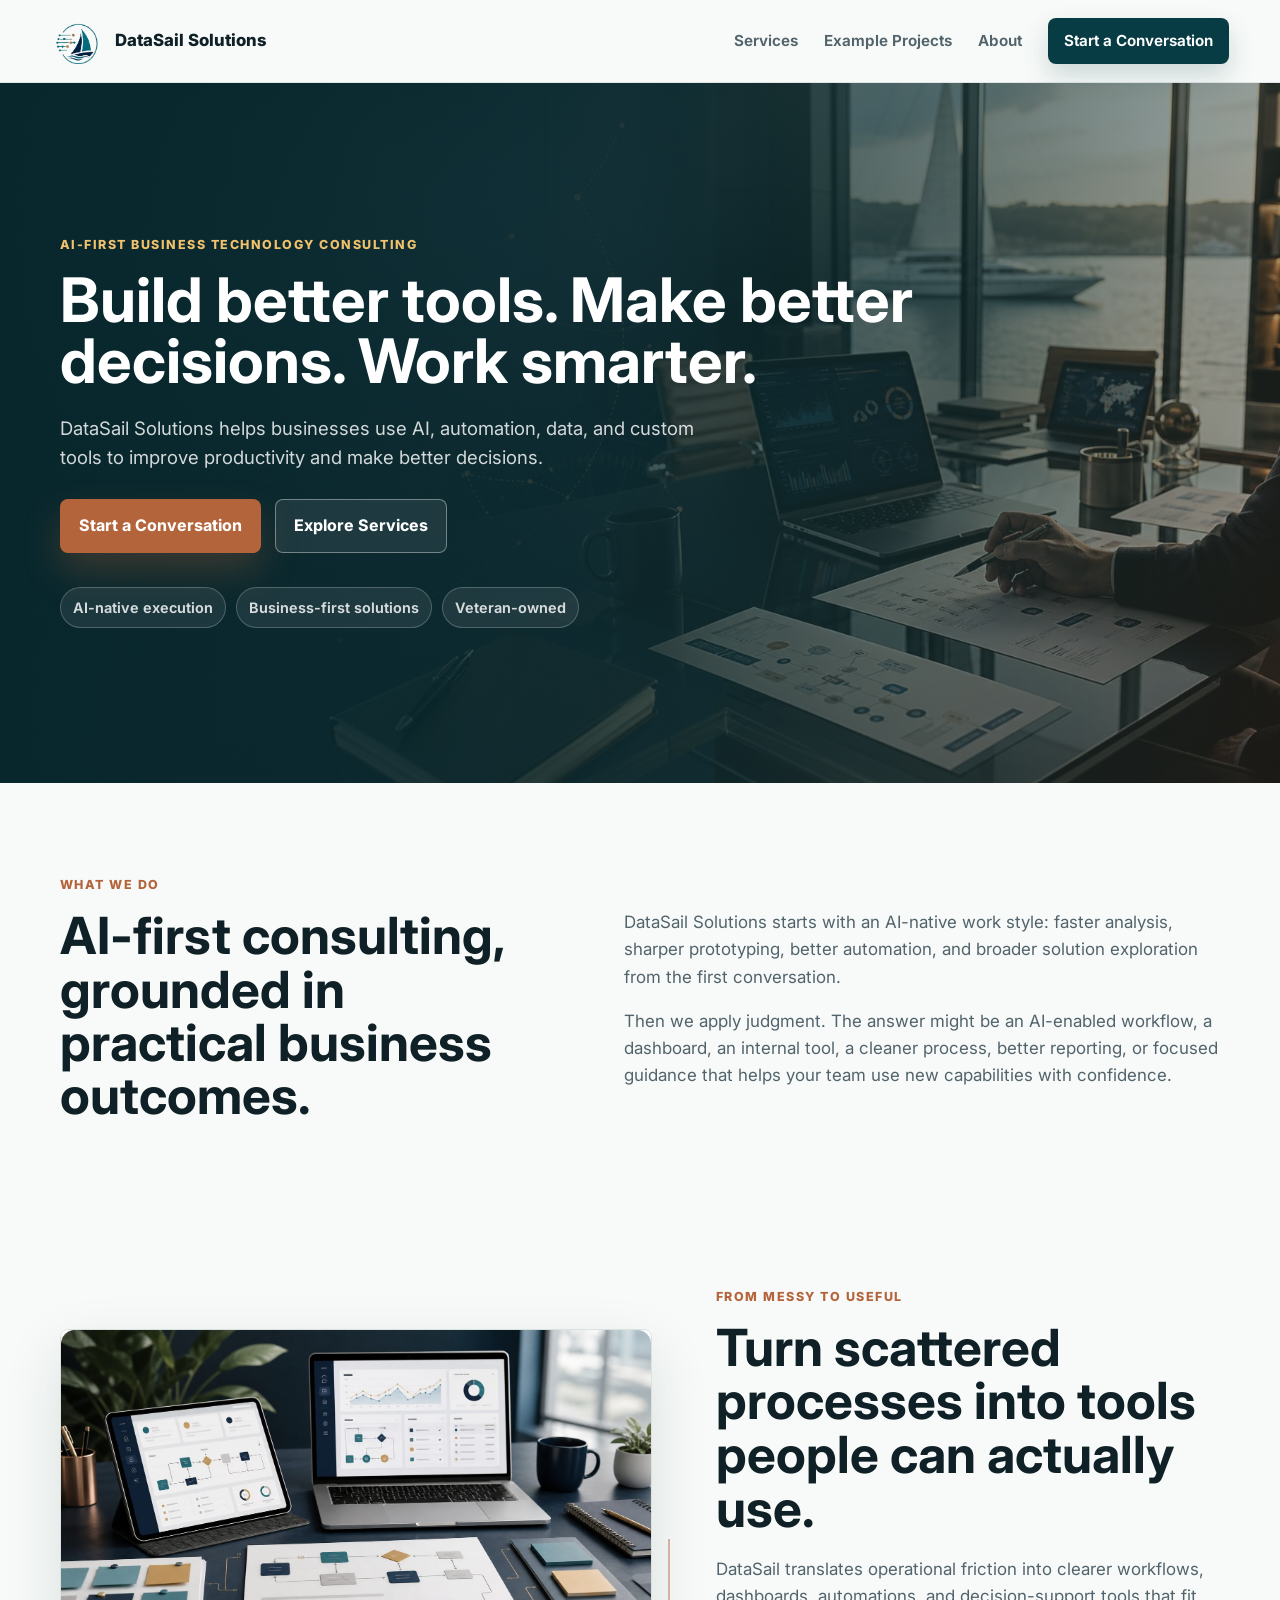
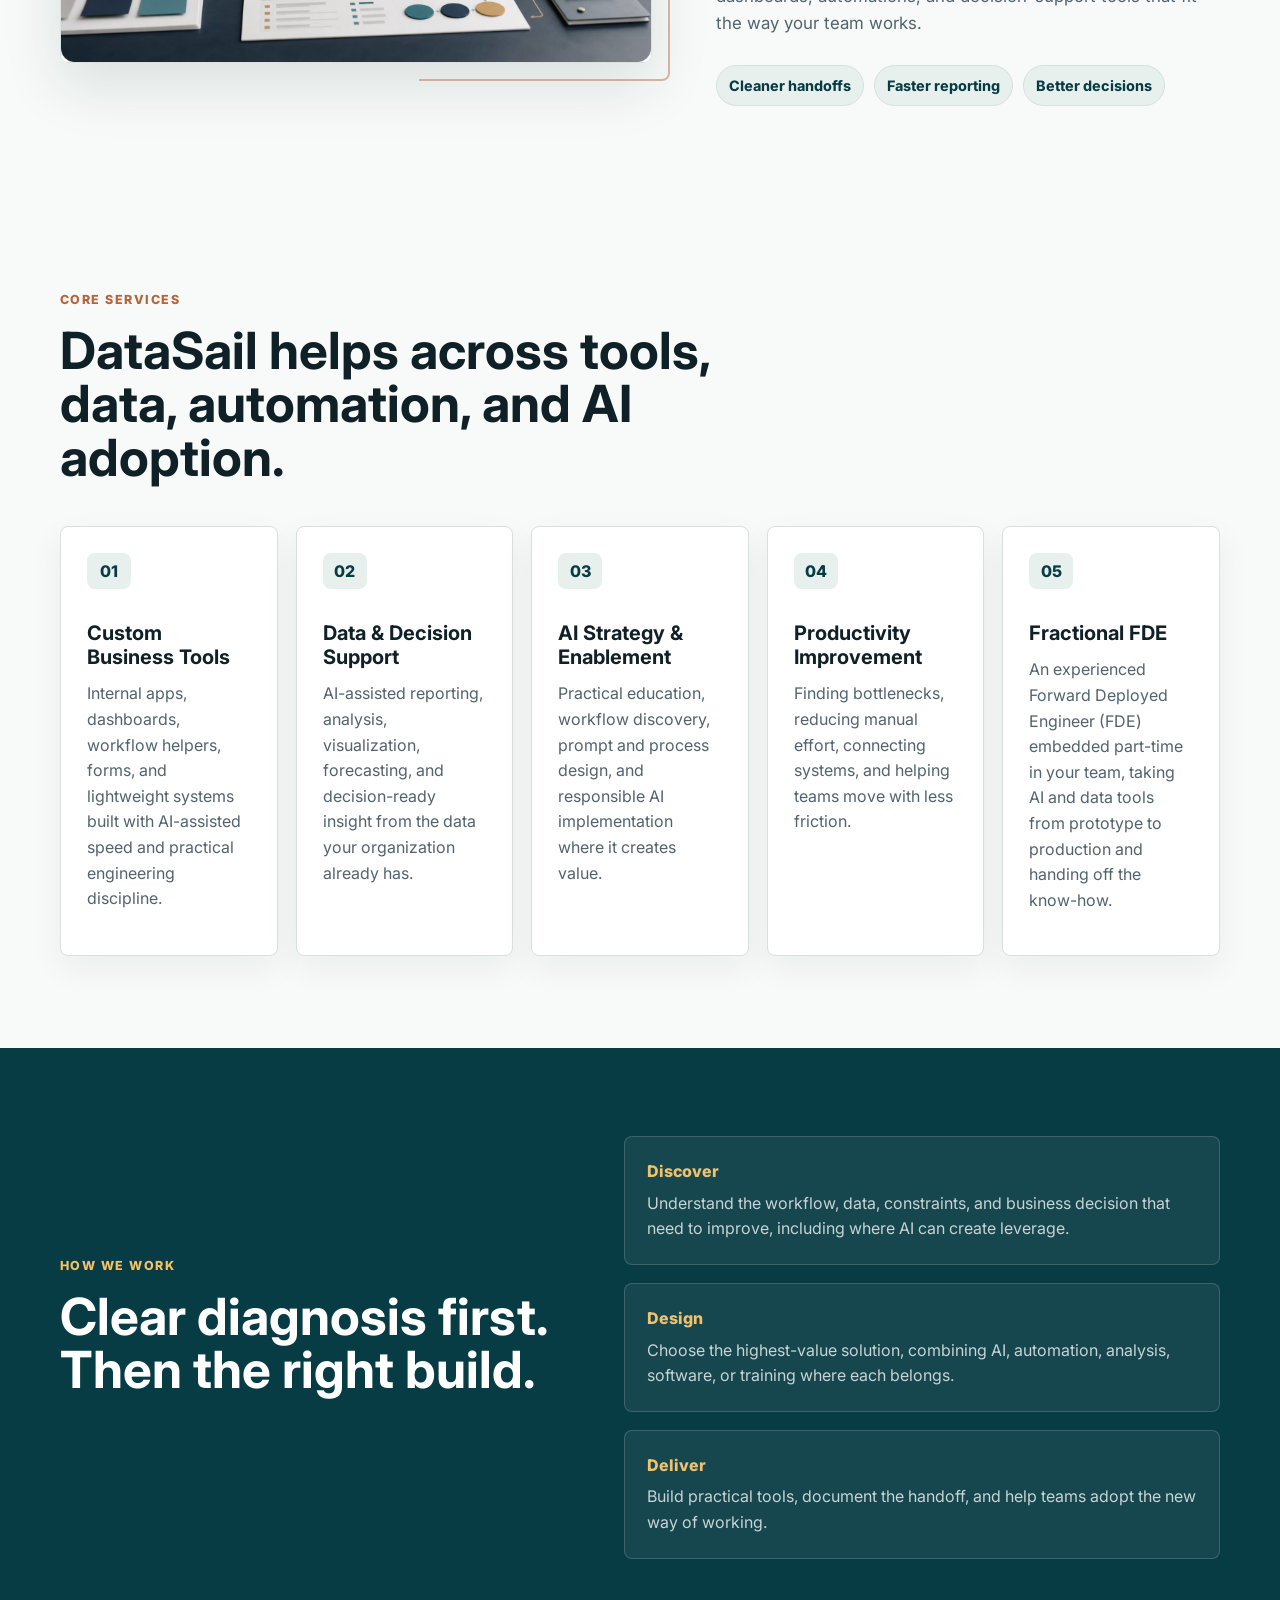
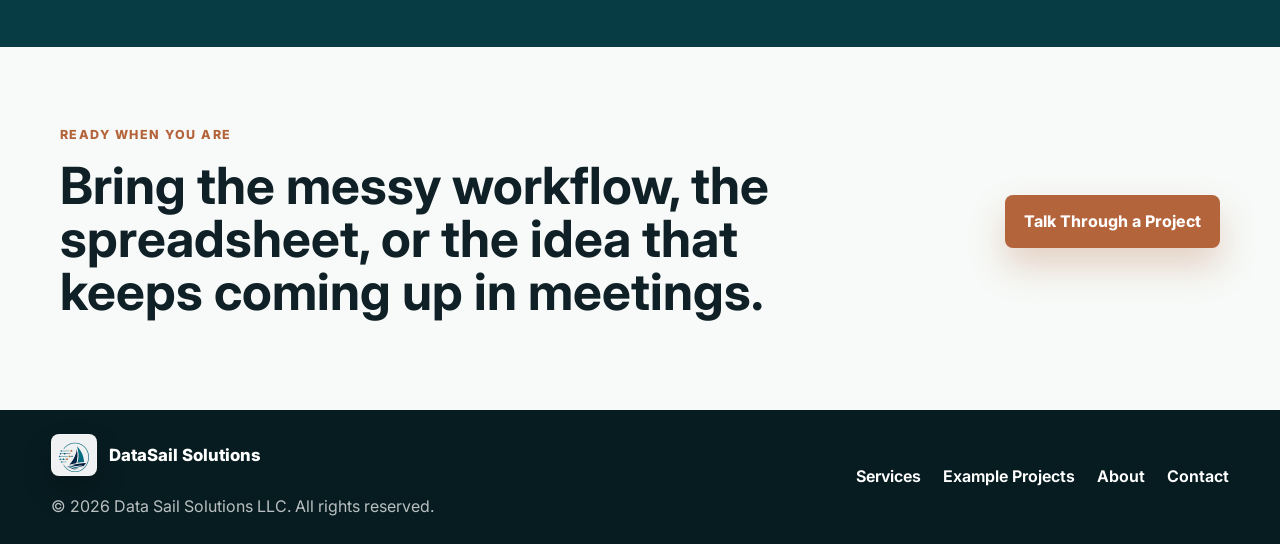
<file: index.html>
<!DOCTYPE html>
<html lang="en">
<head>
  <meta charset="UTF-8">
  <meta name="viewport" content="width=device-width, initial-scale=1.0">
  <meta name="description" content="Datasail Solutions is an AI-first consulting company helping businesses improve productivity and decision-making through custom tools, data analysis, automation, and practical AI adoption.">
  <title>Datasail Solutions | AI-First Business Technology Consulting</title>
  <link rel="preconnect" href="https://fonts.googleapis.com">
  <link rel="preconnect" href="https://fonts.gstatic.com" crossorigin>
  <link href="https://fonts.googleapis.com/css2?family=Inter:wght@400;500;600;700;800&display=swap" rel="stylesheet">
  <link rel="icon" type="image/png" sizes="32x32" href="assets/favicon-32.png">
  <link rel="apple-touch-icon" href="assets/apple-touch-icon.png">
  <link rel="stylesheet" href="css/styles.css?v=20261021-fde">
</head>
<body>
  <header class="site-header">
    <a class="brand" href="index.html" aria-label="Datasail Solutions home">
      <img class="brand-mark-img" src="assets/datasail-mark-option-5.png" alt="">
      <span class="brand-name">DataSail Solutions</span>
    </a>
    <button class="nav-toggle" type="button" aria-expanded="false" aria-controls="site-nav">
      <span class="sr-only">Open navigation</span>
      <span></span>
      <span></span>
      <span></span>
    </button>
    <nav class="site-nav" id="site-nav">
      <a href="services.html">Services</a>
      <a href="projects.html">Example Projects</a>
      <a href="about.html">About</a>
      <a class="nav-cta" href="contact.html">Start a Conversation</a>
    </nav>
  </header>

  <main>
    <section class="hero">
      <div class="hero-bg" aria-hidden="true"></div>
      <div class="hero-content">
        <p class="eyebrow">AI-first business technology consulting</p>
        <h1>Build better tools. Make better decisions. Work smarter.</h1>
        <p class="hero-lede">DataSail Solutions helps businesses use AI, automation, data, and custom tools to improve productivity and make better decisions.</p>
        <div class="hero-actions">
          <a class="button primary" href="contact.html">Start a Conversation</a>
          <a class="button secondary" href="services.html">Explore Services</a>
        </div>
        <div class="trust-strip" aria-label="Company highlights">
          <span>AI-native execution</span>
          <span>Business-first solutions</span>
          <span>Veteran-owned</span>
        </div>
      </div>
    </section>

    <section class="section intro">
      <div class="section-kicker">What we do</div>
      <div class="split">
        <div>
          <h2>AI-first consulting, grounded in practical business outcomes.</h2>
        </div>
        <div class="prose">
          <p>DataSail Solutions starts with an AI-native work style: faster analysis, sharper prototyping, better automation, and broader solution exploration from the first conversation.</p>
          <p>Then we apply judgment. The answer might be an AI-enabled workflow, a dashboard, an internal tool, a cleaner process, better reporting, or focused guidance that helps your team use new capabilities with confidence.</p>
        </div>
      </div>
    </section>

    <section class="section visual-feature">
      <figure class="feature-image">
        <img src="assets/workflow-tools.jpg" alt="Dashboards and workflow diagrams on a consulting workspace">
      </figure>
      <div class="feature-copy">
        <p class="section-kicker">From messy to useful</p>
        <h2>Turn scattered processes into tools people can actually use.</h2>
        <p>DataSail translates operational friction into clearer workflows, dashboards, automations, and decision-support tools that fit the way your team works.</p>
        <div class="mini-metrics" aria-label="Example outcomes">
          <span>Cleaner handoffs</span>
          <span>Faster reporting</span>
          <span>Better decisions</span>
        </div>
      </div>
    </section>

    <section class="section services-preview">
      <div class="section-heading">
        <p class="section-kicker">Core services</p>
        <h2>DataSail helps across tools, data, automation, and AI adoption.</h2>
      </div>
      <div class="card-grid">
        <article class="service-card">
          <div class="card-icon">01</div>
          <h3>Custom Business Tools</h3>
          <p>Internal apps, dashboards, workflow helpers, forms, and lightweight systems built with AI-assisted speed and practical engineering discipline.</p>
        </article>
        <article class="service-card">
          <div class="card-icon">02</div>
          <h3>Data & Decision Support</h3>
          <p>AI-assisted reporting, analysis, visualization, forecasting, and decision-ready insight from the data your organization already has.</p>
        </article>
        <article class="service-card">
          <div class="card-icon">03</div>
          <h3>AI Strategy & Enablement</h3>
          <p>Practical education, workflow discovery, prompt and process design, and responsible AI implementation where it creates value.</p>
        </article>
        <article class="service-card">
          <div class="card-icon">04</div>
          <h3>Productivity Improvement</h3>
          <p>Finding bottlenecks, reducing manual effort, connecting systems, and helping teams move with less friction.</p>
        </article>
        <article class="service-card">
          <div class="card-icon">05</div>
          <h3>Fractional FDE</h3>
          <p>An experienced Forward Deployed Engineer (FDE) embedded part-time in your team, taking AI and data tools from prototype to production and handing off the know-how.</p>
        </article>
      </div>
    </section>

    <section class="section dark-band">
      <div class="split align-center">
        <div>
          <p class="section-kicker">How we work</p>
          <h2>Clear diagnosis first. Then the right build.</h2>
        </div>
        <div class="process-list">
          <div>
            <span>Discover</span>
            <p>Understand the workflow, data, constraints, and business decision that need to improve, including where AI can create leverage.</p>
          </div>
          <div>
            <span>Design</span>
            <p>Choose the highest-value solution, combining AI, automation, analysis, software, or training where each belongs.</p>
          </div>
          <div>
            <span>Deliver</span>
            <p>Build practical tools, document the handoff, and help teams adopt the new way of working.</p>
          </div>
        </div>
      </div>
    </section>

    <section class="section cta-band">
      <div>
        <p class="section-kicker">Ready when you are</p>
        <h2>Bring the messy workflow, the spreadsheet, or the idea that keeps coming up in meetings.</h2>
      </div>
      <a class="button primary" href="contact.html">Talk Through a Project</a>
    </section>
  </main>

  <footer class="site-footer">
    <div>
      <a class="brand footer-brand" href="index.html">
        <span class="footer-mark-chip"><img class="brand-mark-img" src="assets/datasail-mark-option-5.png" alt=""></span>
        <span class="brand-name">DataSail Solutions</span>
      </a>
      <p>&copy; 2026 Data Sail Solutions LLC. All rights reserved.</p>
    </div>
    <div class="footer-links">
      <a href="services.html">Services</a>
      <a href="projects.html">Example Projects</a>
      <a href="about.html">About</a>
      <a href="contact.html">Contact</a>
    </div>
  </footer>

  <script src="js/main.js"></script>
</body>
</html>
</file>
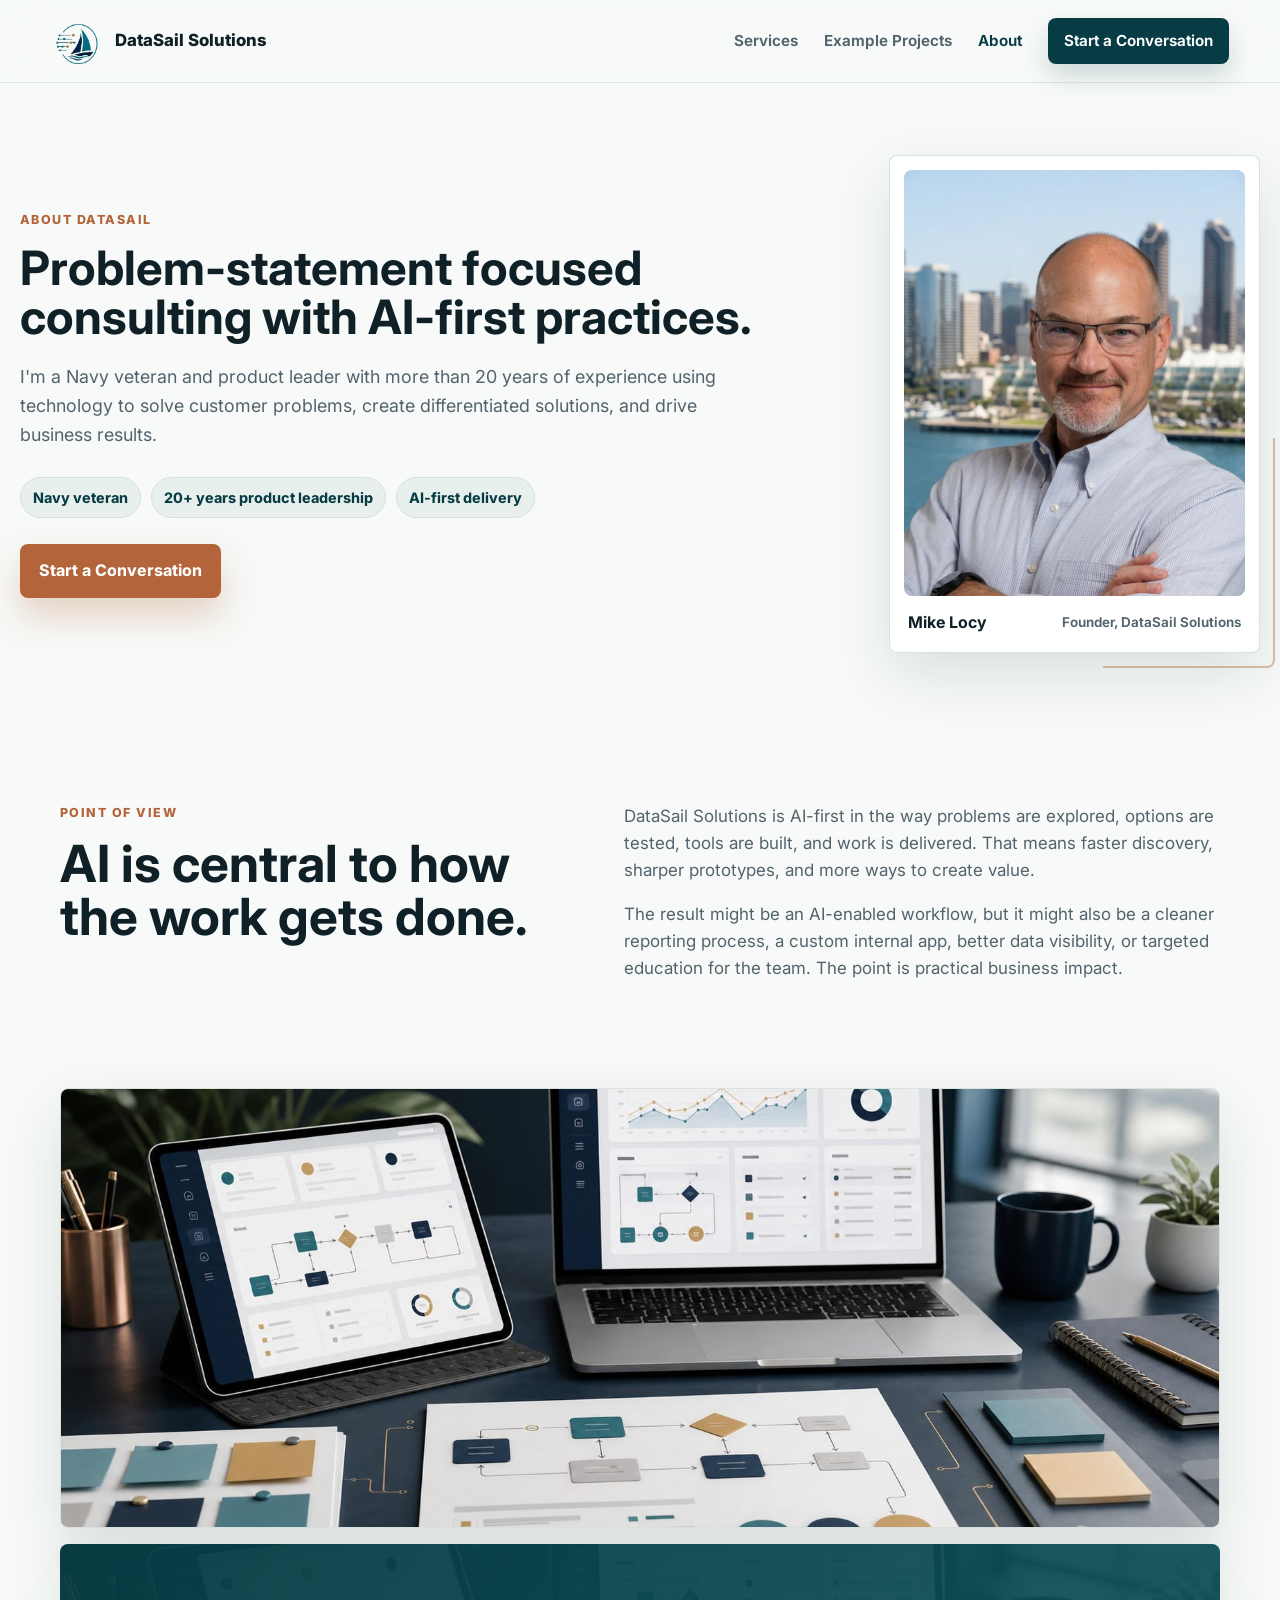
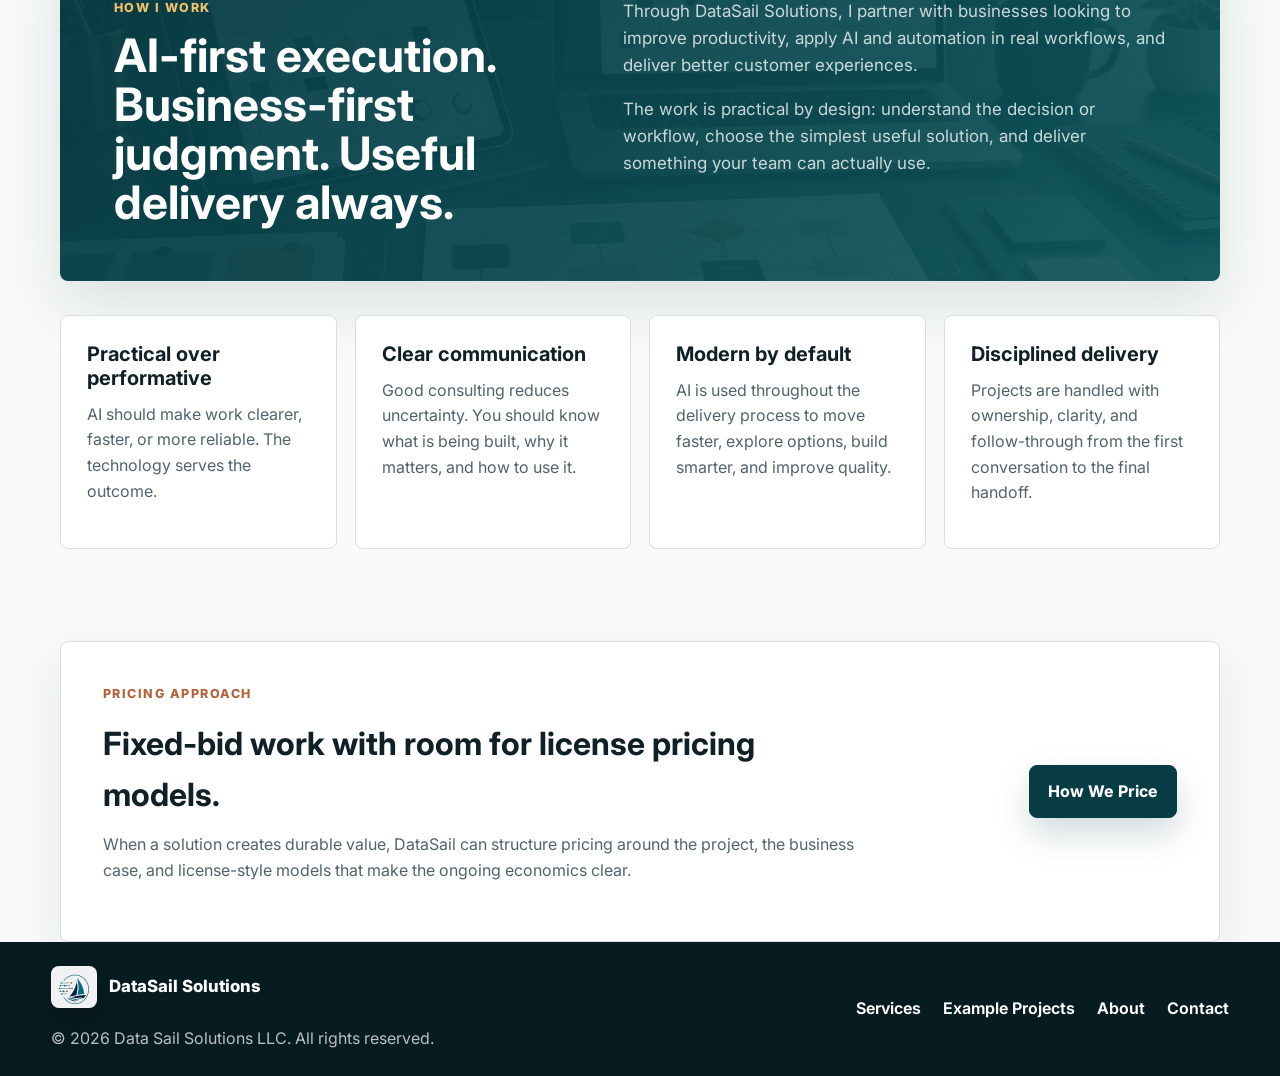
<file: about.html>
<!DOCTYPE html>
<html lang="en">
<head>
  <meta charset="UTF-8">
  <meta name="viewport" content="width=device-width, initial-scale=1.0">
  <meta name="description" content="Learn about DataSail Solutions, an AI-first consulting practice led by Mike Locy and focused on practical business outcomes.">
  <title>About | DataSail Solutions Problem-Statement Focused Consulting</title>
  <link rel="preconnect" href="https://fonts.googleapis.com">
  <link rel="preconnect" href="https://fonts.gstatic.com" crossorigin>
  <link href="https://fonts.googleapis.com/css2?family=Inter:wght@400;500;600;700;800&display=swap" rel="stylesheet">
  <link rel="icon" type="image/png" sizes="32x32" href="assets/favicon-32.png">
  <link rel="apple-touch-icon" href="assets/apple-touch-icon.png">
  <link rel="stylesheet" href="css/styles.css?v=20260616-about-pricing-button">
</head>
<body>
  <header class="site-header">
    <a class="brand" href="index.html" aria-label="Datasail Solutions home">
      <img class="brand-mark-img" src="assets/datasail-mark-option-5.png" alt="">
      <span class="brand-name">DataSail Solutions</span>
    </a>
    <button class="nav-toggle" type="button" aria-expanded="false" aria-controls="site-nav">
      <span class="sr-only">Open navigation</span>
      <span></span>
      <span></span>
      <span></span>
    </button>
    <nav class="site-nav" id="site-nav">
      <a href="services.html">Services</a>
      <a href="projects.html">Example Projects</a>
      <a aria-current="page" href="about.html">About</a>
      <a class="nav-cta" href="contact.html">Start a Conversation</a>
    </nav>
  </header>

  <main>
    <section class="page-hero about-hero">
      <div class="about-hero-copy">
        <p class="eyebrow">About DataSail</p>
        <h1>Problem-statement focused consulting with AI-first practices.</h1>
        <p>I'm a Navy veteran and product leader with more than 20 years of experience using technology to solve customer problems, create differentiated solutions, and drive business results.</p>
        <div class="about-hero-points" aria-label="Founder highlights">
          <span>Navy veteran</span>
          <span>20+ years product leadership</span>
          <span>AI-first delivery</span>
        </div>
        <a class="button primary" href="contact.html">Start a Conversation</a>
      </div>
      <figure class="about-hero-photo">
        <img src="assets/mike-locy.png" alt="Mike Locy, founder of Datasail Solutions">
        <figcaption>
          <strong>Mike Locy</strong>
          <span>Founder, DataSail Solutions</span>
        </figcaption>
      </figure>
    </section>

    <section class="section split about-story">
      <div>
        <p class="section-kicker">Point of view</p>
        <h2>AI is central to how the work gets done.</h2>
      </div>
      <div class="prose">
        <p>DataSail Solutions is AI-first in the way problems are explored, options are tested, tools are built, and work is delivered. That means faster discovery, sharper prototypes, and more ways to create value.</p>
        <p>The result might be an AI-enabled workflow, but it might also be a cleaner reporting process, a custom internal app, better data visibility, or targeted education for the team. The point is practical business impact.</p>
      </div>
    </section>

    <section class="section image-band image-band-tight">
      <img src="assets/workflow-tools.jpg" alt="Business dashboards and workflow systems arranged on a desk">
    </section>

    <section class="section about-founder-band">
      <div>
        <p class="section-kicker">How I work</p>
        <h2>AI-first execution. Business-first judgment. Useful delivery always.</h2>
      </div>
      <div class="prose">
        <p>Through DataSail Solutions, I partner with businesses looking to improve productivity, apply AI and automation in real workflows, and deliver better customer experiences.</p>
        <p>The work is practical by design: understand the decision or workflow, choose the simplest useful solution, and deliver something your team can actually use.</p>
      </div>
    </section>

    <section class="section values-grid">
      <article>
        <h3>Practical over performative</h3>
        <p>AI should make work clearer, faster, or more reliable. The technology serves the outcome.</p>
      </article>
      <article>
        <h3>Clear communication</h3>
        <p>Good consulting reduces uncertainty. You should know what is being built, why it matters, and how to use it.</p>
      </article>
      <article>
        <h3>Modern by default</h3>
        <p>AI is used throughout the delivery process to move faster, explore options, build smarter, and improve quality.</p>
      </article>
      <article>
        <h3>Disciplined delivery</h3>
        <p>Projects are handled with ownership, clarity, and follow-through from the first conversation to the final handoff.</p>
      </article>
    </section>

    <section class="section about-pricing-link">
      <div>
        <p class="section-kicker">Pricing approach</p>
        <h2>Fixed-bid work with room for license pricing models.</h2>
        <p>When a solution creates durable value, DataSail can structure pricing around the project, the business case, and license-style models that make the ongoing economics clear.</p>
      </div>
      <a class="button secondary" href="pricing.html">How We Price</a>
    </section>
  </main>

  <footer class="site-footer">
    <div>
      <a class="brand footer-brand" href="index.html">
        <span class="footer-mark-chip"><img class="brand-mark-img" src="assets/datasail-mark-option-5.png" alt=""></span>
        <span class="brand-name">DataSail Solutions</span>
      </a>
      <p>&copy; 2026 Data Sail Solutions LLC. All rights reserved.</p>
    </div>
    <div class="footer-links">
      <a href="services.html">Services</a>
      <a href="projects.html">Example Projects</a>
      <a href="about.html">About</a>
      <a href="contact.html">Contact</a>
    </div>
  </footer>

  <script src="js/main.js"></script>
</body>
</html>
</file>
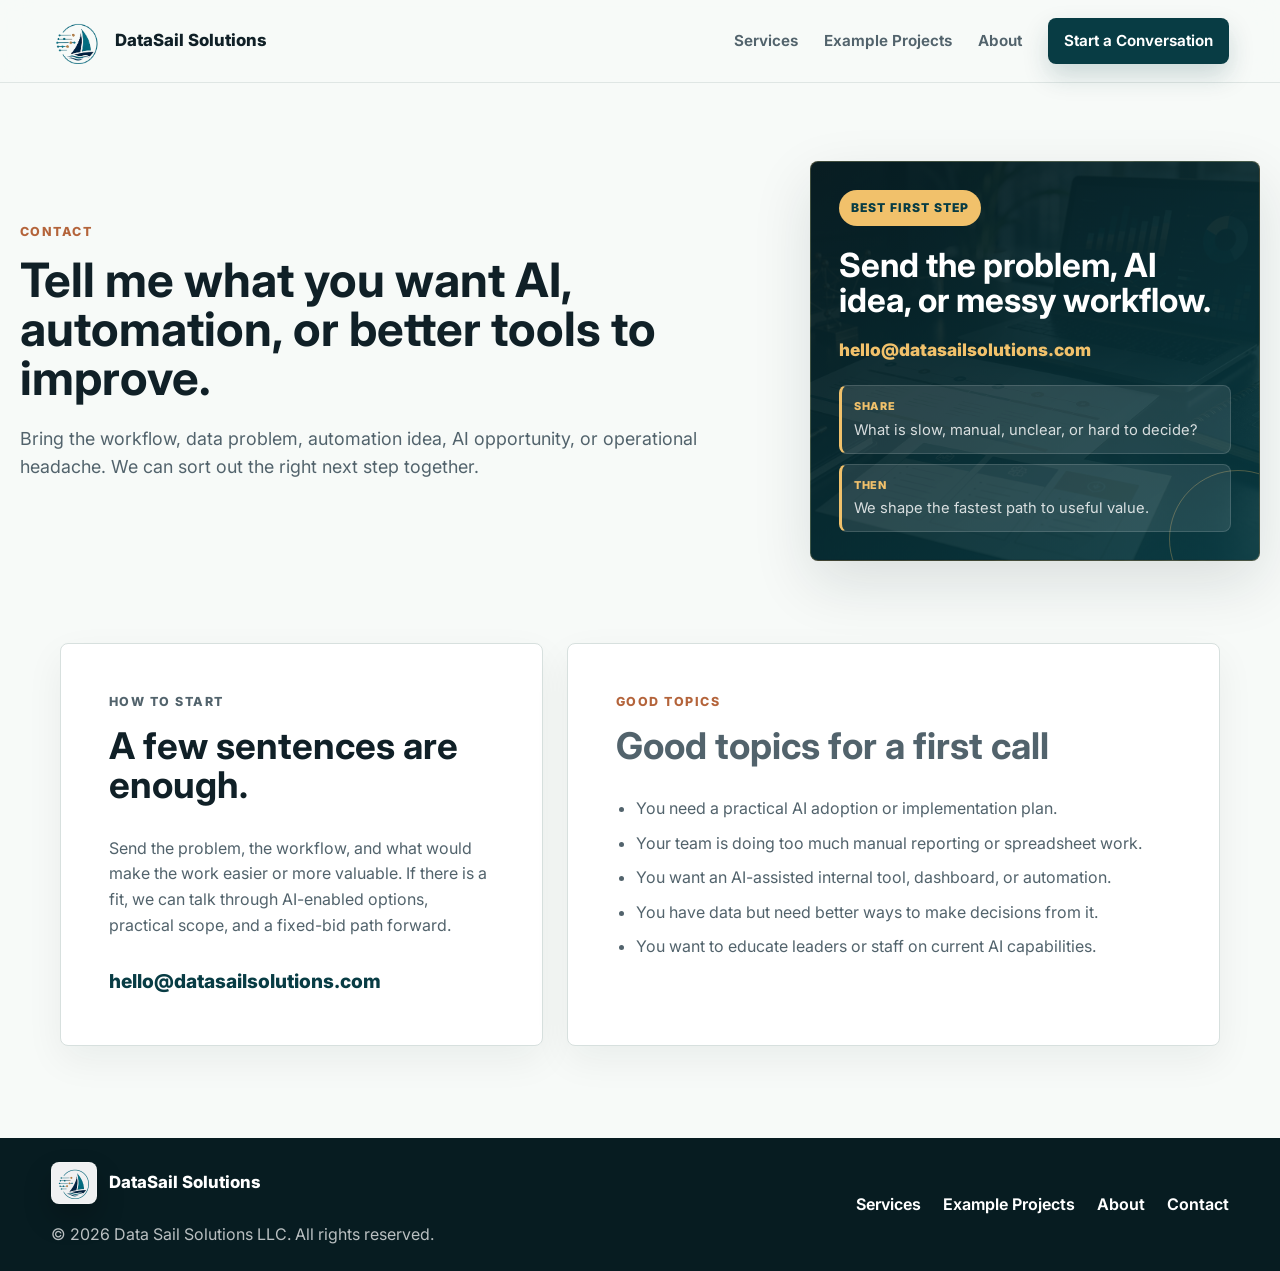
<file: contact.html>
<!DOCTYPE html>
<html lang="en">
<head>
  <meta charset="UTF-8">
  <meta name="viewport" content="width=device-width, initial-scale=1.0">
  <meta name="description" content="Contact DataSail Solutions to discuss an AI-first consulting project across technology, data, automation, or AI enablement.">
  <title>Start an AI-First Project | Datasail Solutions</title>
  <link rel="preconnect" href="https://fonts.googleapis.com">
  <link rel="preconnect" href="https://fonts.gstatic.com" crossorigin>
  <link href="https://fonts.googleapis.com/css2?family=Inter:wght@400;500;600;700;800&display=swap" rel="stylesheet">
  <link rel="icon" type="image/png" sizes="32x32" href="assets/favicon-32.png">
  <link rel="apple-touch-icon" href="assets/apple-touch-icon.png">
  <link rel="stylesheet" href="css/styles.css?v=20261112-project-art">
</head>
<body>
  <header class="site-header">
    <a class="brand" href="index.html" aria-label="Datasail Solutions home">
      <img class="brand-mark-img" src="assets/datasail-mark-option-5.png" alt="">
      <span class="brand-name">DataSail Solutions</span>
    </a>
    <button class="nav-toggle" type="button" aria-expanded="false" aria-controls="site-nav">
      <span class="sr-only">Open navigation</span>
      <span></span>
      <span></span>
      <span></span>
    </button>
    <nav class="site-nav" id="site-nav">
      <a href="services.html">Services</a>
      <a href="projects.html">Example Projects</a>
      <a href="about.html">About</a>
      <a class="nav-cta" href="contact.html">Start a Conversation</a>
    </nav>
  </header>

  <main>
    <section class="page-hero contact-hero">
      <div>
        <p class="eyebrow">Contact</p>
        <h1>Tell me what you want AI, automation, or better tools to improve.</h1>
        <p>Bring the workflow, data problem, automation idea, AI opportunity, or operational headache. We can sort out the right next step together.</p>
      </div>
      <div class="contact-hero-card">
        <span>Best first step</span>
        <h2>Send the problem, AI idea, or messy workflow.</h2>
        <a href="mailto:hello@datasailsolutions.com">hello@datasailsolutions.com</a>
        <dl>
          <div>
            <dt>Share</dt>
            <dd>What is slow, manual, unclear, or hard to decide?</dd>
          </div>
          <div>
            <dt>Then</dt>
            <dd>We shape the fastest path to useful value.</dd>
          </div>
        </dl>
      </div>
    </section>

    <section class="section contact-layout">
      <div class="contact-panel">
        <p class="section-kicker">How to start</p>
        <h2>A few sentences are enough.</h2>
        <p>Send the problem, the workflow, and what would make the work easier or more valuable. If there is a fit, we can talk through AI-enabled options, practical scope, and a fixed-bid path forward.</p>
        <a class="contact-link" href="mailto:hello@datasailsolutions.com">hello@datasailsolutions.com</a>
      </div>
      <div class="contact-notes">
        <p class="section-kicker">Good topics</p>
        <h2>Good topics for a first call</h2>
        <ul>
          <li>You need a practical AI adoption or implementation plan.</li>
          <li>Your team is doing too much manual reporting or spreadsheet work.</li>
          <li>You want an AI-assisted internal tool, dashboard, or automation.</li>
          <li>You have data but need better ways to make decisions from it.</li>
          <li>You want to educate leaders or staff on current AI capabilities.</li>
        </ul>
      </div>
    </section>
  </main>

  <footer class="site-footer">
    <div>
      <a class="brand footer-brand" href="index.html">
        <span class="footer-mark-chip"><img class="brand-mark-img" src="assets/datasail-mark-option-5.png" alt=""></span>
        <span class="brand-name">DataSail Solutions</span>
      </a>
      <p>&copy; 2026 Data Sail Solutions LLC. All rights reserved.</p>
    </div>
    <div class="footer-links">
      <a href="services.html">Services</a>
      <a href="projects.html">Example Projects</a>
      <a href="about.html">About</a>
      <a href="contact.html">Contact</a>
    </div>
  </footer>

  <script src="js/main.js"></script>
</body>
</html>
</file>
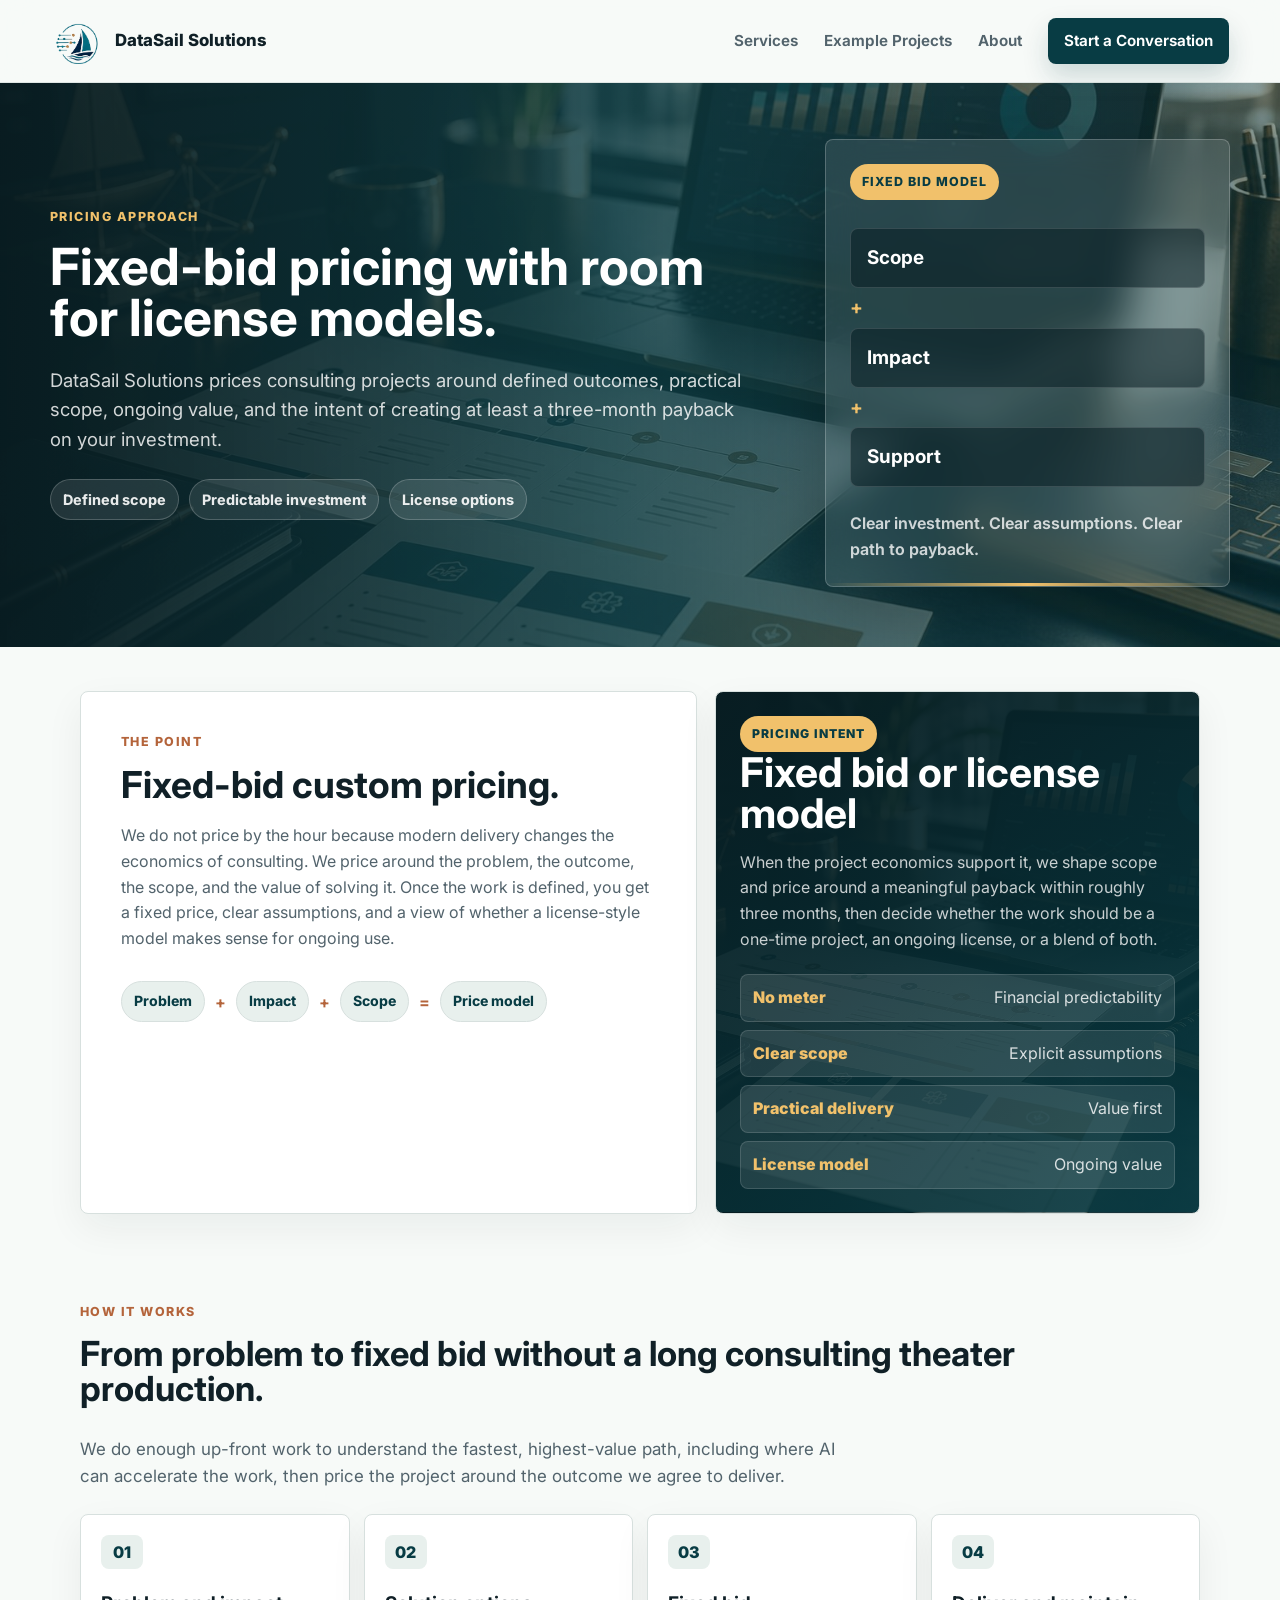
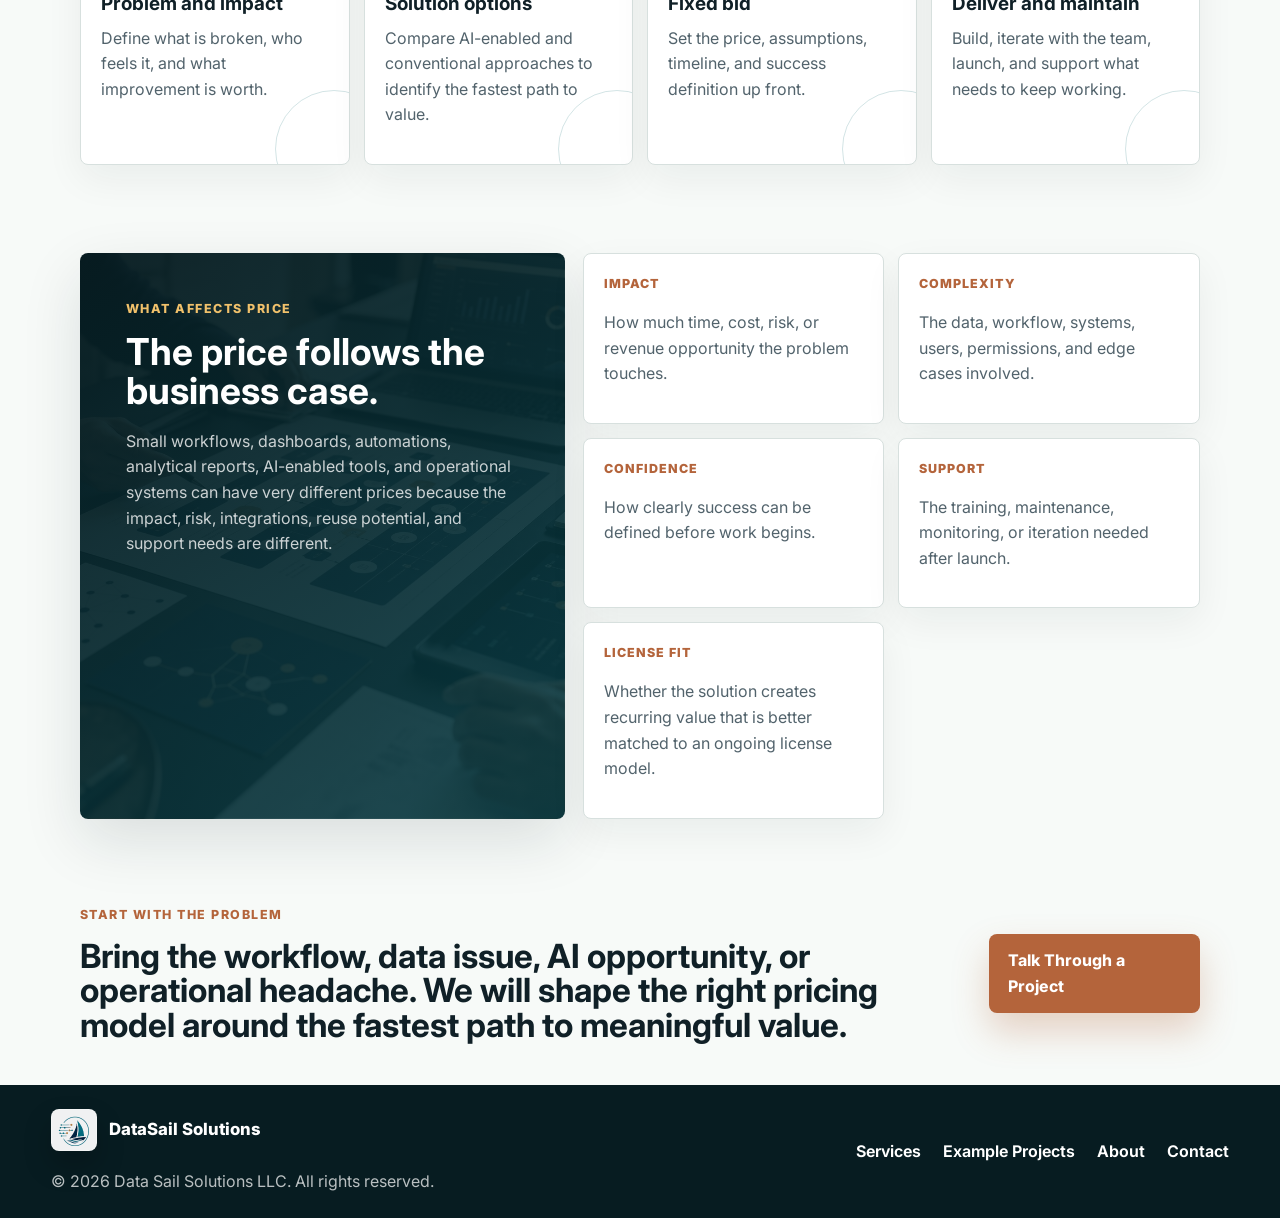
<file: pricing.html>
<!DOCTYPE html>
<html lang="en">
<head>
  <meta charset="UTF-8">
  <meta name="viewport" content="width=device-width, initial-scale=1.0">
  <meta name="description" content="DataSail Solutions uses fixed-bid custom pricing and license pricing models built around scope, business value, and predictable project economics.">
  <title>Fixed-Bid and License Pricing | Datasail Solutions</title>
  <link rel="preconnect" href="https://fonts.googleapis.com">
  <link rel="preconnect" href="https://fonts.gstatic.com" crossorigin>
  <link href="https://fonts.googleapis.com/css2?family=Inter:wght@400;500;600;700;800&display=swap" rel="stylesheet">
  <link rel="icon" type="image/png" sizes="32x32" href="assets/favicon-32.png">
  <link rel="apple-touch-icon" href="assets/apple-touch-icon.png">
  <link rel="stylesheet" href="css/styles.css?v=20261112-project-art">
</head>
<body>
  <header class="site-header">
    <a class="brand" href="index.html" aria-label="Datasail Solutions home">
      <img class="brand-mark-img" src="assets/datasail-mark-option-5.png" alt="">
      <span class="brand-name">DataSail Solutions</span>
    </a>
    <button class="nav-toggle" type="button" aria-expanded="false" aria-controls="site-nav">
      <span class="sr-only">Open navigation</span>
      <span></span>
      <span></span>
      <span></span>
    </button>
    <nav class="site-nav" id="site-nav">
      <a href="services.html">Services</a>
      <a href="projects.html">Example Projects</a>
      <a href="about.html">About</a>
      <a class="nav-cta" href="contact.html">Start a Conversation</a>
    </nav>
  </header>

  <main class="pricing-page">
    <section class="pricing-hero">
      <div class="pricing-hero-inner">
        <div class="pricing-hero-copy hero-animate">
          <p class="eyebrow">Pricing approach</p>
          <h1>Fixed-bid pricing with room for license models.</h1>
          <p>DataSail Solutions prices consulting projects around defined outcomes, practical scope, ongoing value, and the intent of creating at least a three-month payback on your investment.</p>
          <div class="pricing-hero-points" aria-label="Pricing highlights">
            <span>Defined scope</span>
            <span>Predictable investment</span>
            <span>License options</span>
          </div>
        </div>
        <div class="pricing-hero-panel hero-animate" aria-label="Fixed bid pricing model">
          <span>Fixed bid model</span>
          <div class="hero-equation">
            <strong style="--step: 0">Scope</strong>
            <b>+</b>
            <strong style="--step: 1">Impact</strong>
            <b>+</b>
            <strong style="--step: 2">Support</strong>
          </div>
          <p>Clear investment. Clear assumptions. Clear path to payback.</p>
        </div>
      </div>
    </section>

    <section class="section pricing-brief">
      <article class="pricing-promise reveal">
        <p class="section-kicker">The point</p>
        <h2>Fixed-bid custom pricing.</h2>
        <p>We do not price by the hour because modern delivery changes the economics of consulting. We price around the problem, the outcome, the scope, and the value of solving it. Once the work is defined, you get a fixed price, clear assumptions, and a view of whether a license-style model makes sense for ongoing use.</p>
        <div class="pricing-equation" aria-label="Pricing inputs">
          <span>Problem</span>
          <strong>+</strong>
          <span>Impact</span>
          <strong>+</strong>
          <span>Scope</span>
          <strong>=</strong>
          <span>Price model</span>
        </div>
      </article>
      <aside class="pricing-economics reveal" aria-label="Pricing economics">
        <span>Pricing intent</span>
        <strong>Fixed bid or license model</strong>
        <p>When the project economics support it, we shape scope and price around a meaningful payback within roughly three months, then decide whether the work should be a one-time project, an ongoing license, or a blend of both.</p>
        <dl>
          <div>
            <dt>No meter</dt>
            <dd>Financial predictability</dd>
          </div>
          <div>
            <dt>Clear scope</dt>
            <dd>Explicit assumptions</dd>
          </div>
          <div>
            <dt>Practical delivery</dt>
            <dd>Value first</dd>
          </div>
          <div>
            <dt>License model</dt>
            <dd>Ongoing value</dd>
          </div>
        </dl>
      </aside>
    </section>

    <section class="section pricing-process-compact">
      <div class="section-heading">
        <p class="section-kicker">How it works</p>
        <h2>From problem to fixed bid without a long consulting theater production.</h2>
        <p class="prose">We do enough up-front work to understand the fastest, highest-value path, including where AI can accelerate the work, then price the project around the outcome we agree to deliver.</p>
      </div>
      <div class="pricing-process-grid reveal" aria-label="Fixed bid pricing process">
        <article>
          <span>01</span>
          <h3>Problem and impact</h3>
          <p>Define what is broken, who feels it, and what improvement is worth.</p>
        </article>
        <article>
          <span>02</span>
          <h3>Solution options</h3>
          <p>Compare AI-enabled and conventional approaches to identify the fastest path to value.</p>
        </article>
        <article>
          <span>03</span>
          <h3>Fixed bid</h3>
          <p>Set the price, assumptions, timeline, and success definition up front.</p>
        </article>
        <article>
          <span>04</span>
          <h3>Deliver and maintain</h3>
          <p>Build, iterate with the team, launch, and support what needs to keep working.</p>
        </article>
      </div>
    </section>

    <section class="section pricing-factors-panel reveal">
      <div>
        <p class="section-kicker">What affects price</p>
        <h2>The price follows the business case.</h2>
        <p>Small workflows, dashboards, automations, analytical reports, AI-enabled tools, and operational systems can have very different prices because the impact, risk, integrations, reuse potential, and support needs are different.</p>
      </div>
      <div class="pricing-factor-list">
        <article>
          <span>Impact</span>
          <p>How much time, cost, risk, or revenue opportunity the problem touches.</p>
        </article>
        <article>
          <span>Complexity</span>
          <p>The data, workflow, systems, users, permissions, and edge cases involved.</p>
        </article>
        <article>
          <span>Confidence</span>
          <p>How clearly success can be defined before work begins.</p>
        </article>
        <article>
          <span>Support</span>
          <p>The training, maintenance, monitoring, or iteration needed after launch.</p>
        </article>
        <article>
          <span>License fit</span>
          <p>Whether the solution creates recurring value that is better matched to an ongoing license model.</p>
        </article>
      </div>
    </section>

    <section class="section cta-band">
      <div>
        <p class="section-kicker">Start with the problem</p>
        <h2>Bring the workflow, data issue, AI opportunity, or operational headache. We will shape the right pricing model around the fastest path to meaningful value.</h2>
      </div>
      <a class="button primary" href="contact.html">Talk Through a Project</a>
    </section>
  </main>

  <footer class="site-footer">
    <div>
      <a class="brand footer-brand" href="index.html">
        <span class="footer-mark-chip"><img class="brand-mark-img" src="assets/datasail-mark-option-5.png" alt=""></span>
        <span class="brand-name">DataSail Solutions</span>
      </a>
      <p>&copy; 2026 Data Sail Solutions LLC. All rights reserved.</p>
    </div>
    <div class="footer-links">
      <a href="services.html">Services</a>
      <a href="projects.html">Example Projects</a>
      <a href="about.html">About</a>
      <a href="contact.html">Contact</a>
    </div>
  </footer>

  <script src="js/main.js"></script>
</body>
</html>
</file>
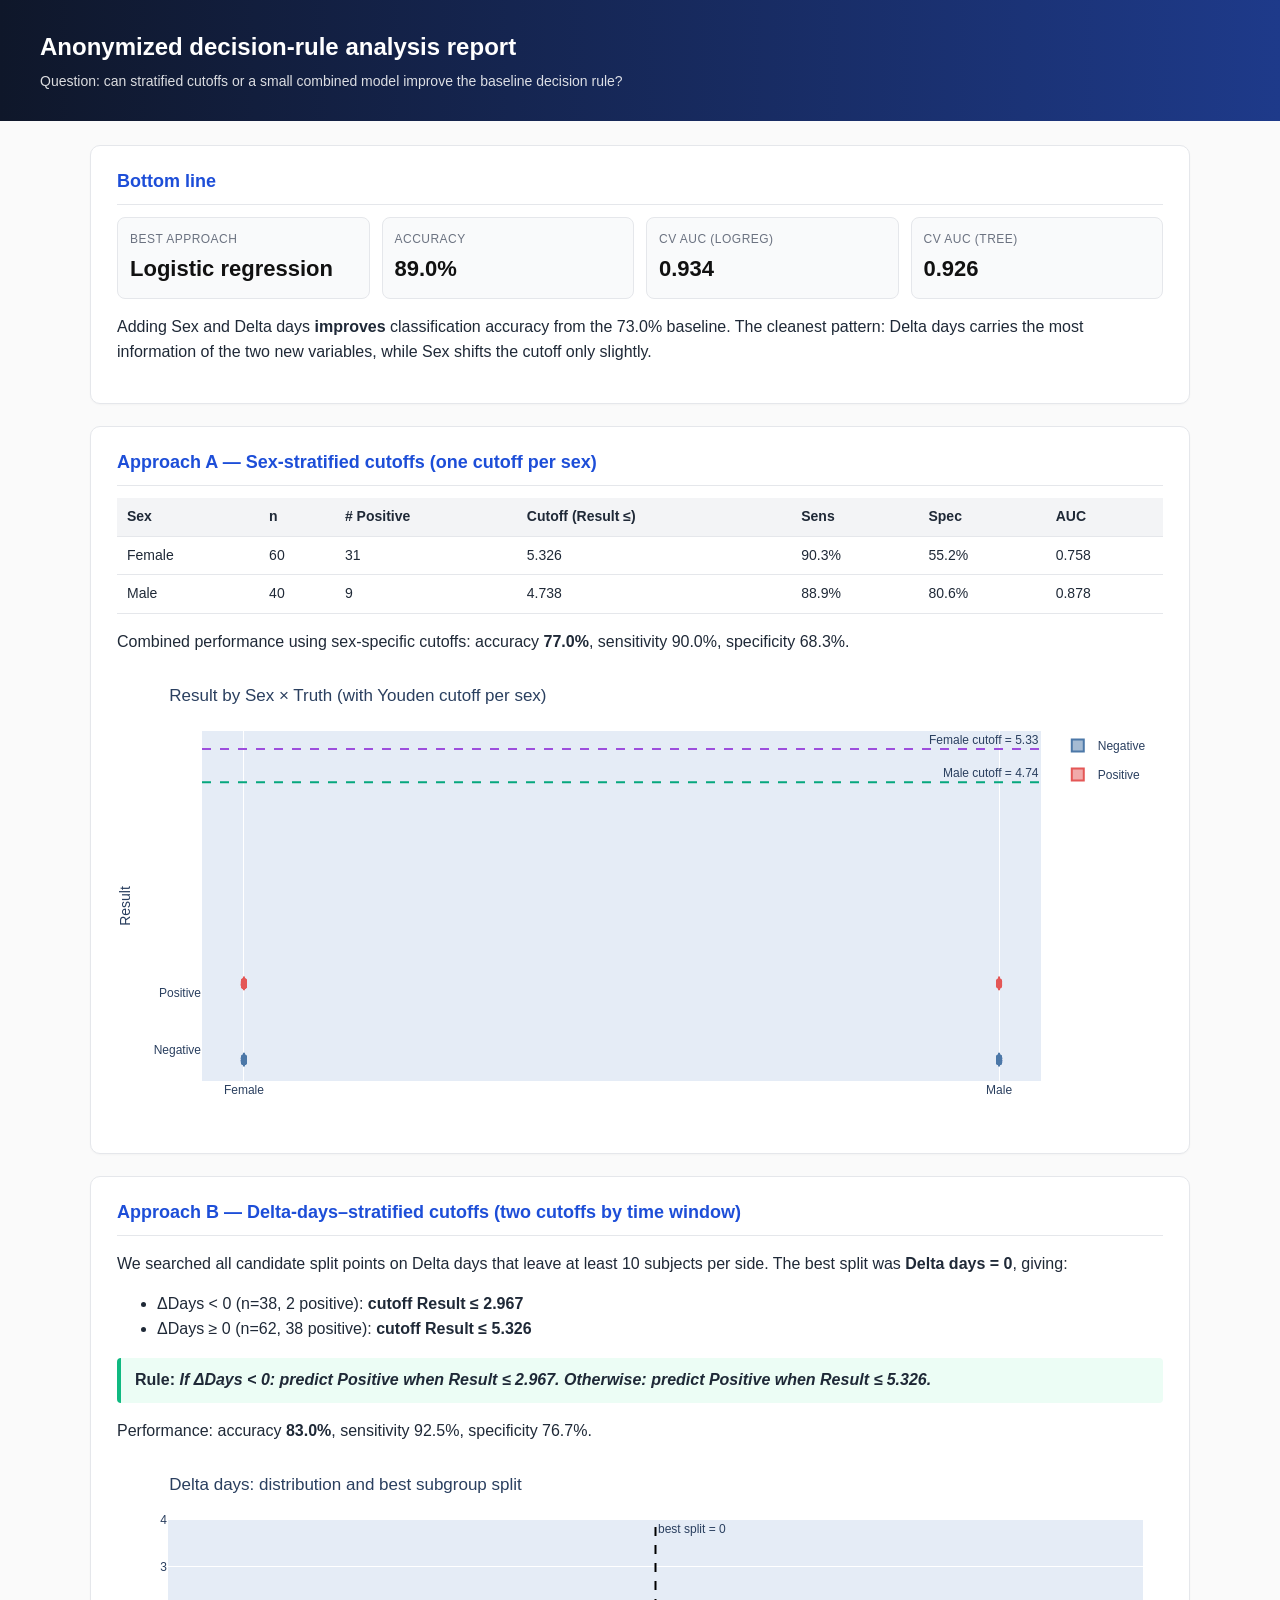
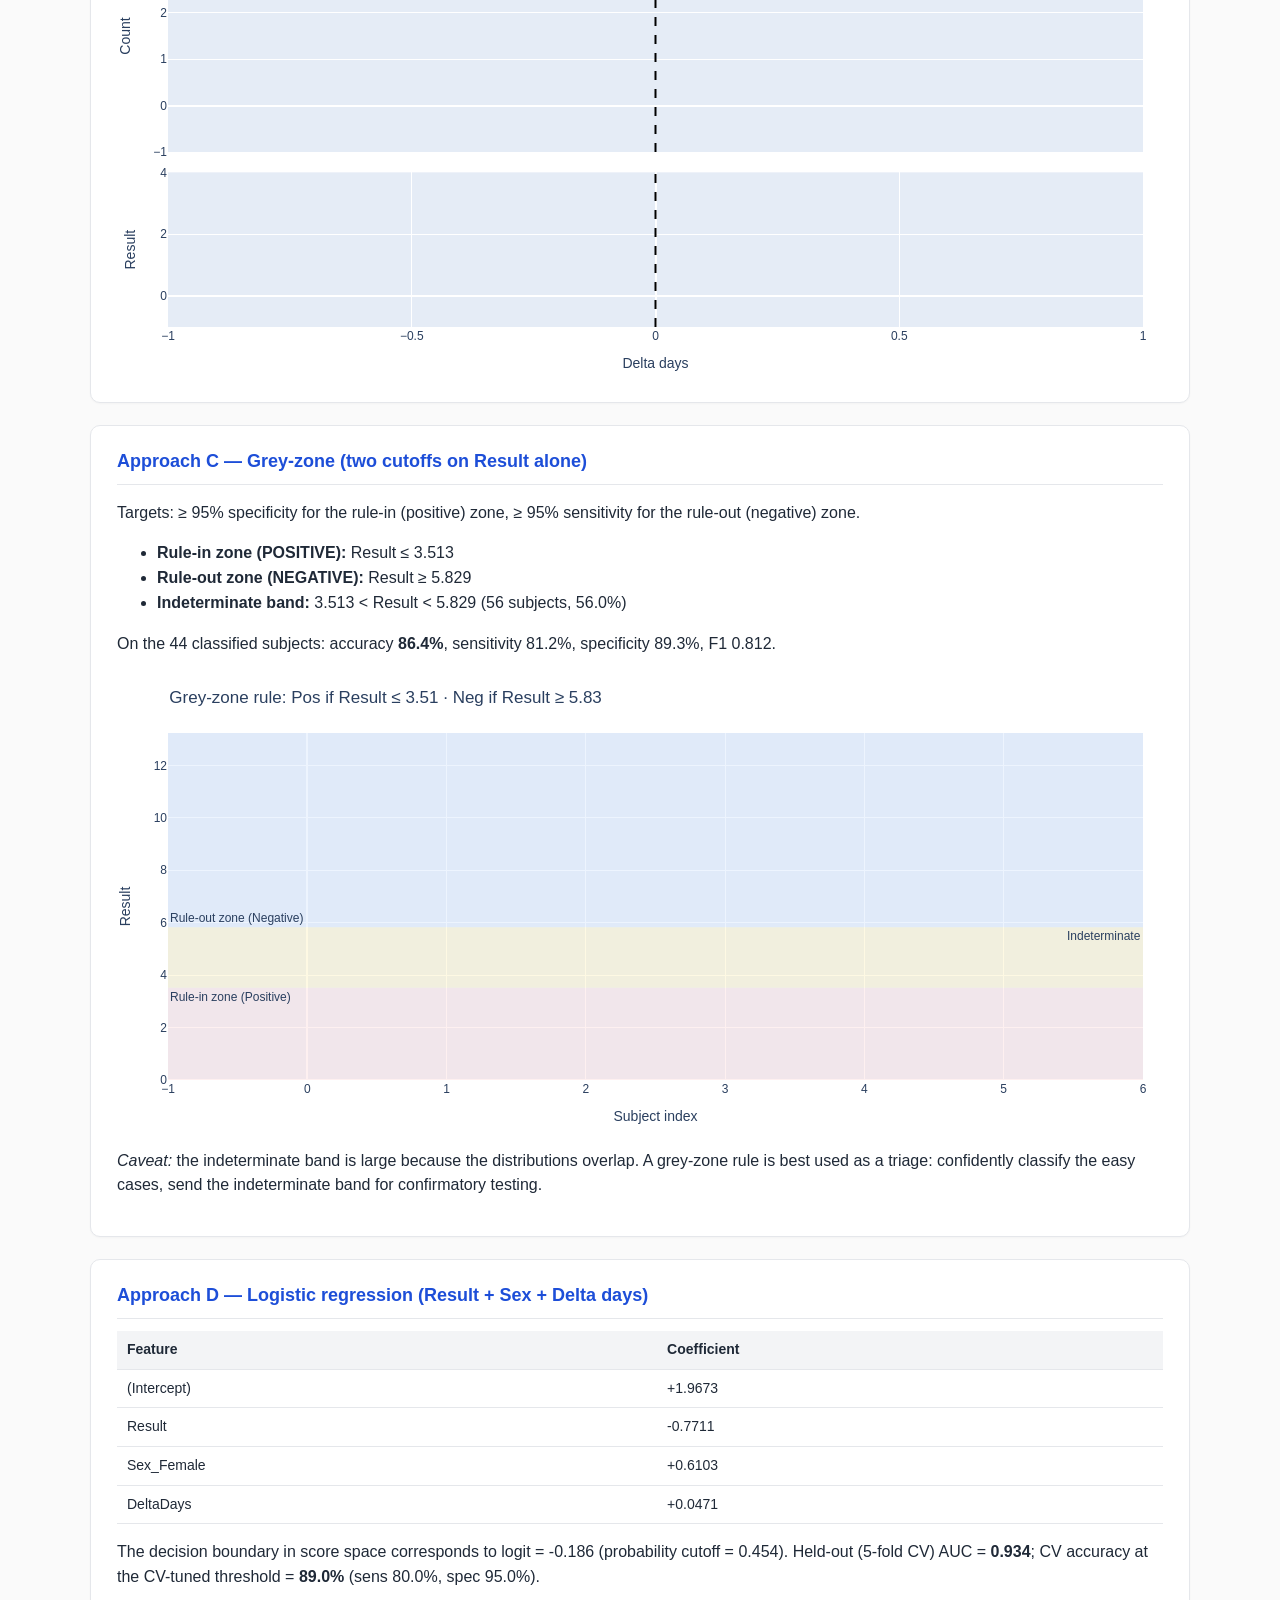
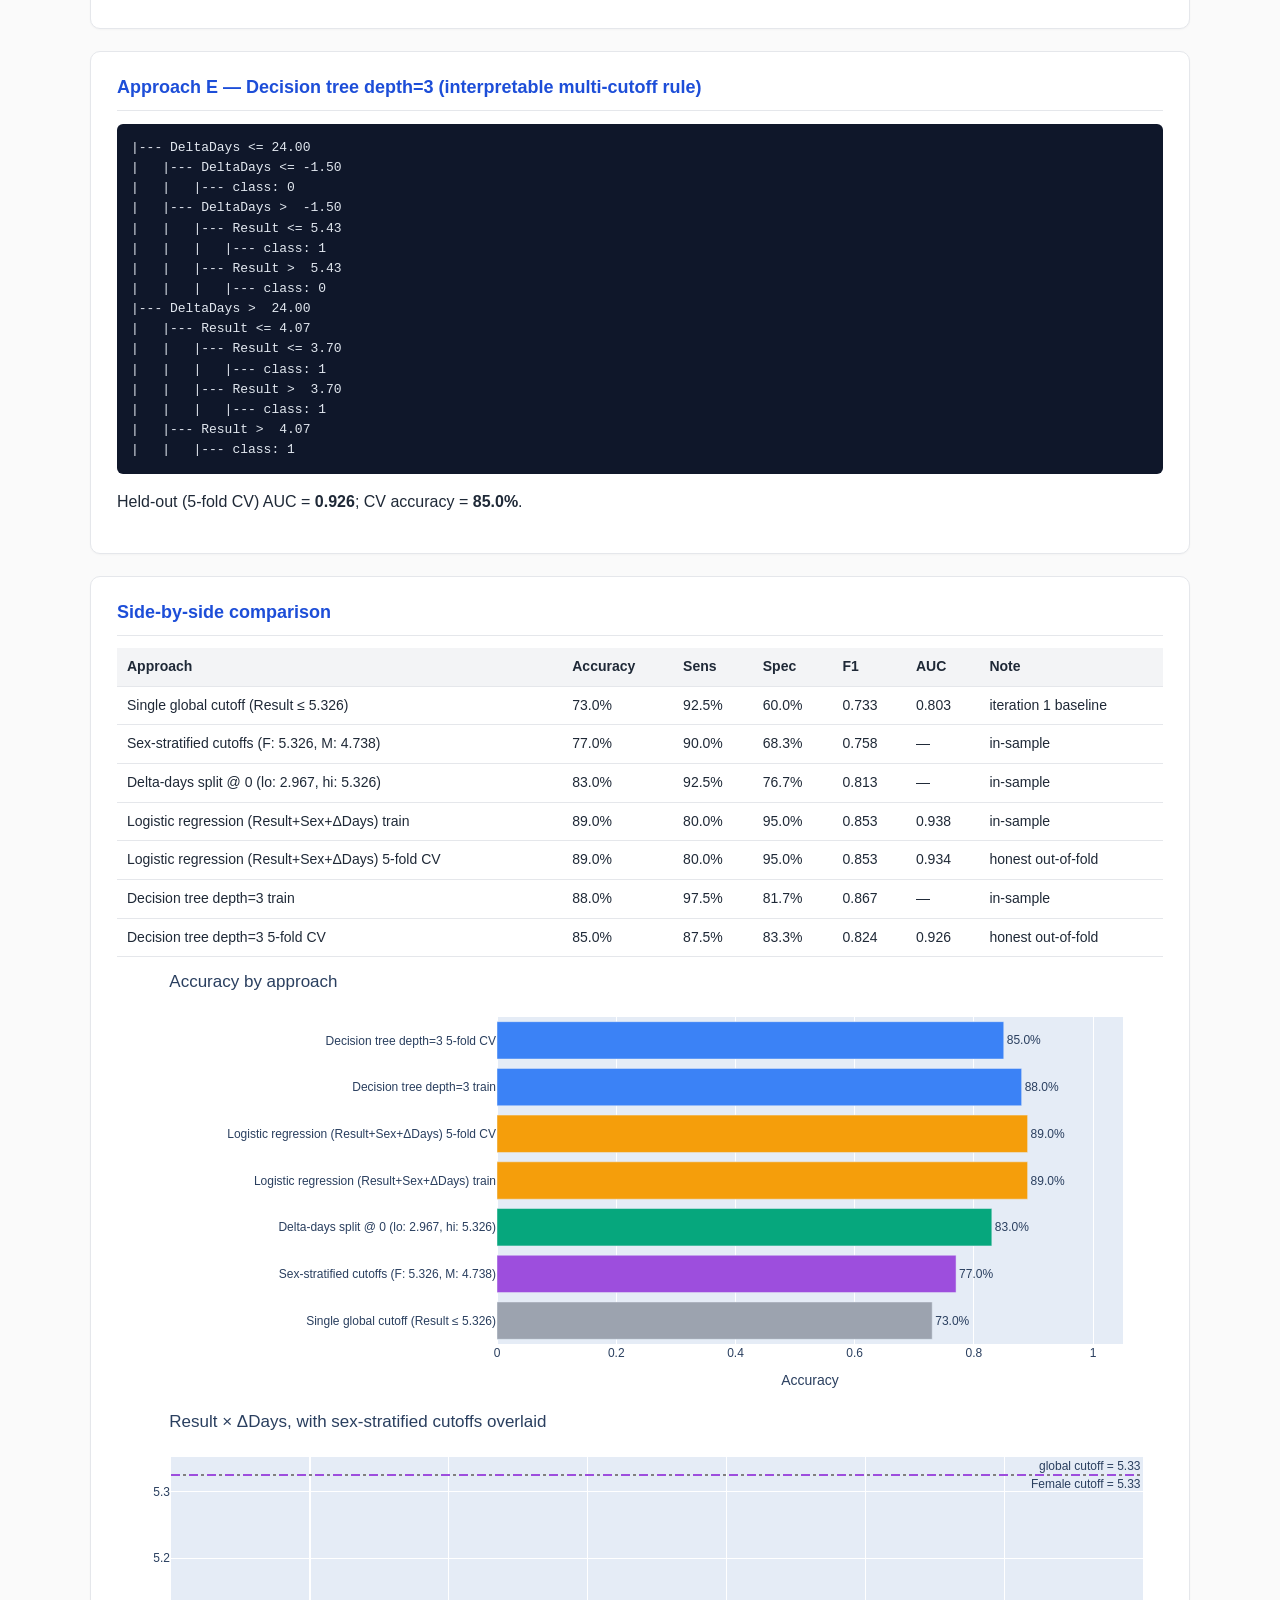
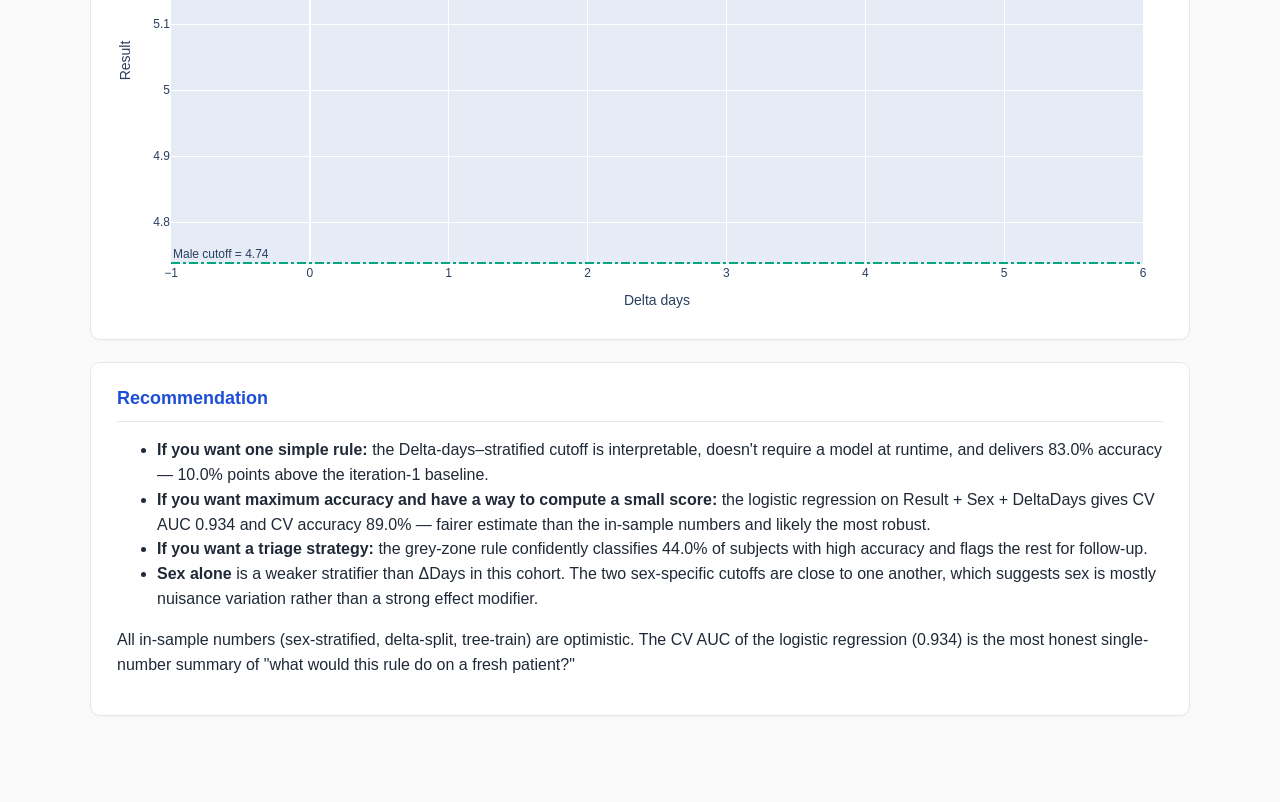
<file: project-analysis-report.html>
﻿<!doctype html>
<html lang="en">
<head>
<meta charset="utf-8" />
<title>Anonymized Decision Rule Analysis Report | DataSail Solutions</title>
<script src="https://cdn.plot.ly/plotly-2.35.2.min.js" charset="utf-8"></script>
<style>
  body { font-family: -apple-system, "Segoe UI", Roboto, Arial, sans-serif; color: #1f2937; background: #fafafa; margin:0; line-height:1.55; }
  header { background: linear-gradient(90deg, #0f172a 0%, #1e3a8a 100%); color: white; padding: 28px 40px; }
  header h1 { margin:0; font-size: 24px; }
  header .sub { opacity:0.85; margin-top:6px; font-size:14px; }
  main { max-width: 1100px; margin: 0 auto; padding: 24px 32px 64px; }
  section { background:white; border:1px solid #e5e7eb; border-radius:10px; padding:22px 26px; margin-bottom:22px; box-shadow: 0 1px 2px rgba(0,0,0,.03); }
  h2 { margin:0 0 12px; font-size:18px; color:#1d4ed8; border-bottom:1px solid #e5e7eb; padding-bottom:8px; }
  h3 { margin:18px 0 8px; font-size:15px; }
  table.metrics { border-collapse: collapse; width:100%; font-size:14px; margin-top:8px; }
  table.metrics th, table.metrics td { padding: 8px 10px; border-bottom: 1px solid #e5e7eb; text-align:left; }
  table.metrics th { background:#f3f4f6; }
  .rule { background:#ecfdf5; border-left:4px solid #10b981; padding:10px 14px; border-radius:4px; font-weight:600; margin:10px 0; }
  .kpi-grid { display:grid; grid-template-columns: repeat(4, 1fr); gap:12px; margin:8px 0; }
  .kpi { background:#f9fafb; border:1px solid #e5e7eb; border-radius:8px; padding:12px; }
  .kpi .label { font-size:12px; text-transform:uppercase; color:#6b7280; letter-spacing:.04em; }
  .kpi .value { font-size:22px; font-weight:600; color:#111; margin-top:4px; }
  pre.tree { background:#0f172a; color:#e2e8f0; padding:14px; border-radius:6px; font-size:13px; overflow-x:auto; }
  .nav { font-size: 13px; color:#6b7280; margin-bottom: 16px; }
  .nav a { color:#1d4ed8; text-decoration:none; }
</style>
</head>
<body>
<header>
  <h1>Anonymized decision-rule analysis report</h1>
  <div class="sub">Question: can stratified cutoffs or a small combined model improve the baseline decision rule?</div>
</header>
<main>
<section>
    <h2>Bottom line</h2>
    <div class="kpi-grid">
      <div class="kpi"><div class="label">Best approach</div><div class="value">Logistic regression</div></div>
      <div class="kpi"><div class="label">Accuracy</div><div class="value">89.0%</div></div>
      <div class="kpi"><div class="label">CV AUC (logreg)</div><div class="value">0.934</div></div>
      <div class="kpi"><div class="label">CV AUC (tree)</div><div class="value">0.926</div></div>
    </div>
    <p>Adding Sex and Delta days <strong>improves</strong>
    classification accuracy from the 73.0% baseline. The cleanest pattern: Delta days carries
    the most information of the two new variables, while Sex shifts the cutoff only slightly.</p>
  </section>

  <section>
    <h2>Approach A — Sex-stratified cutoffs (one cutoff per sex)</h2>
    <table class="metrics">
      <tr><th>Sex</th><th>n</th><th># Positive</th><th>Cutoff (Result ≤)</th><th>Sens</th><th>Spec</th><th>AUC</th></tr>
      <tr><td>Female</td><td>60</td><td>31</td><td>5.326</td><td>90.3%</td><td>55.2%</td><td>0.758</td></tr>
<tr><td>Male</td><td>40</td><td>9</td><td>4.738</td><td>88.9%</td><td>80.6%</td><td>0.878</td></tr>
    </table>
    <p>Combined performance using sex-specific cutoffs:
    accuracy <strong>77.0%</strong>, sensitivity 90.0%, specificity 68.3%.</p>
    <div>                            <div id="fig-sex-box" class="plotly-graph-div" style="height:460px; width:100%;"></div>            <script>                window.PLOTLYENV=window.PLOTLYENV || {};                                if (document.getElementById("fig-sex-box")) {                    Plotly.newPlot(                        "fig-sex-box",                        [{"boxpoints":"all","jitter":0.4,"legendgroup":"Negative","marker":{"color":"#4C78A8"},"name":"Negative","offsetgroup":"Negative","pointpos":0,"showlegend":true,"x":["Female","Female","Female","Female","Female","Female","Female","Female","Female","Female","Female","Female","Female","Female","Female","Female","Female","Female","Female","Female","Female","Female","Female","Female","Female","Female","Female","Female","Female"],"y":{"dtype":"f8","bdata":"[base64]"},"type":"box"},{"boxpoints":"all","jitter":0.4,"legendgroup":"Positive","marker":{"color":"#E45756"},"name":"Positive","offsetgroup":"Positive","pointpos":0,"showlegend":true,"x":["Female","Female","Female","Female","Female","Female","Female","Female","Female","Female","Female","Female","Female","Female","Female","Female","Female","Female","Female","Female","Female","Female","Female","Female","Female","Female","Female","Female","Female","Female","Female"],"y":{"dtype":"f8","bdata":"EzrHLD7QH0D6XsvBgE0VQG6EFQsdtBRA52+o05sKE0Adjv1pMFEXQAQkGGhW\u002fxFAKC+71WjYEUCzWNtQvdIPQH101llCWxRAPMJCVm4JFEAjh2rBlwUOQGdE5rdS7QxAjluB9mTxCEC2gZxlgGQIQOKnR85oXAdAUF20mll\u002fBkCRBU\u002fIkSkDQGh0d9sUzRBAUDIC07t8GkBJONZZxzQVQGkmZJQ2exNAVPzlESZZEkDloissZHEQQGmgKbMkYw9AUsMygPXfDkDpObtPytwHQDliaQWb3wVAuwcAfWq8B0BhyLi66W0FQGsQgNS1fgNArscgqPYv\u002fz8="},"type":"box"},{"boxpoints":"all","jitter":0.4,"legendgroup":"Negative","marker":{"color":"#4C78A8"},"name":"Negative","offsetgroup":"Negative","pointpos":0,"showlegend":false,"x":["Male","Male","Male","Male","Male","Male","Male","Male","Male","Male","Male","Male","Male","Male","Male","Male","Male","Male","Male","Male","Male","Male","Male","Male","Male","Male","Male","Male","Male","Male","Male"],"y":{"dtype":"f8","bdata":"Q1ZoiCBlJUBgeeV1970iQDVYsVV+GCFAU50vfsPTIED9EOlCmmEfQEUf\[base64]\u002fsGjOoSQCS23mrYNBJAlw4Hmka+EUARyK2Ej3sRQD+AaDwlxAZAfOqplLoABkA="},"type":"box"},{"boxpoints":"all","jitter":0.4,"legendgroup":"Positive","marker":{"color":"#E45756"},"name":"Positive","offsetgroup":"Positive","pointpos":0,"showlegend":false,"x":["Male","Male","Male","Male","Male","Male","Male","Male","Male"],"y":{"dtype":"f8","bdata":"A1OdIgzwFECGG3szdsYRQIjkTNrT2w9AkhWuPg\u002f0EkDej7CZ+mwSQOhXLXqWABBAN+E7axkbDEBslOvC6sEBQLj22yxfOQ5A"},"type":"box"}],                        {"template":{"data":{"histogram2dcontour":[{"type":"histogram2dcontour","colorbar":{"outlinewidth":0,"ticks":""},"colorscale":[[0.0,"#0d0887"],[0.1111111111111111,"#46039f"],[0.2222222222222222,"#7201a8"],[0.3333333333333333,"#9c179e"],[0.4444444444444444,"#bd3786"],[0.5555555555555556,"#d8576b"],[0.6666666666666666,"#ed7953"],[0.7777777777777778,"#fb9f3a"],[0.8888888888888888,"#fdca26"],[1.0,"#f0f921"]]}],"choropleth":[{"type":"choropleth","colorbar":{"outlinewidth":0,"ticks":""}}],"histogram2d":[{"type":"histogram2d","colorbar":{"outlinewidth":0,"ticks":""},"colorscale":[[0.0,"#0d0887"],[0.1111111111111111,"#46039f"],[0.2222222222222222,"#7201a8"],[0.3333333333333333,"#9c179e"],[0.4444444444444444,"#bd3786"],[0.5555555555555556,"#d8576b"],[0.6666666666666666,"#ed7953"],[0.7777777777777778,"#fb9f3a"],[0.8888888888888888,"#fdca26"],[1.0,"#f0f921"]]}],"heatmap":[{"type":"heatmap","colorbar":{"outlinewidth":0,"ticks":""},"colorscale":[[0.0,"#0d0887"],[0.1111111111111111,"#46039f"],[0.2222222222222222,"#7201a8"],[0.3333333333333333,"#9c179e"],[0.4444444444444444,"#bd3786"],[0.5555555555555556,"#d8576b"],[0.6666666666666666,"#ed7953"],[0.7777777777777778,"#fb9f3a"],[0.8888888888888888,"#fdca26"],[1.0,"#f0f921"]]}],"contourcarpet":[{"type":"contourcarpet","colorbar":{"outlinewidth":0,"ticks":""}}],"contour":[{"type":"contour","colorbar":{"outlinewidth":0,"ticks":""},"colorscale":[[0.0,"#0d0887"],[0.1111111111111111,"#46039f"],[0.2222222222222222,"#7201a8"],[0.3333333333333333,"#9c179e"],[0.4444444444444444,"#bd3786"],[0.5555555555555556,"#d8576b"],[0.6666666666666666,"#ed7953"],[0.7777777777777778,"#fb9f3a"],[0.8888888888888888,"#fdca26"],[1.0,"#f0f921"]]}],"surface":[{"type":"surface","colorbar":{"outlinewidth":0,"ticks":""},"colorscale":[[0.0,"#0d0887"],[0.1111111111111111,"#46039f"],[0.2222222222222222,"#7201a8"],[0.3333333333333333,"#9c179e"],[0.4444444444444444,"#bd3786"],[0.5555555555555556,"#d8576b"],[0.6666666666666666,"#ed7953"],[0.7777777777777778,"#fb9f3a"],[0.8888888888888888,"#fdca26"],[1.0,"#f0f921"]]}],"mesh3d":[{"type":"mesh3d","colorbar":{"outlinewidth":0,"ticks":""}}],"scatter":[{"fillpattern":{"fillmode":"overlay","size":10,"solidity":0.2},"type":"scatter"}],"parcoords":[{"type":"parcoords","line":{"colorbar":{"outlinewidth":0,"ticks":""}}}],"scatterpolargl":[{"type":"scatterpolargl","marker":{"colorbar":{"outlinewidth":0,"ticks":""}}}],"bar":[{"error_x":{"color":"#2a3f5f"},"error_y":{"color":"#2a3f5f"},"marker":{"line":{"color":"#E5ECF6","width":0.5},"pattern":{"fillmode":"overlay","size":10,"solidity":0.2}},"type":"bar"}],"scattergeo":[{"type":"scattergeo","marker":{"colorbar":{"outlinewidth":0,"ticks":""}}}],"scatterpolar":[{"type":"scatterpolar","marker":{"colorbar":{"outlinewidth":0,"ticks":""}}}],"histogram":[{"marker":{"pattern":{"fillmode":"overlay","size":10,"solidity":0.2}},"type":"histogram"}],"scattergl":[{"type":"scattergl","marker":{"colorbar":{"outlinewidth":0,"ticks":""}}}],"scatter3d":[{"type":"scatter3d","line":{"colorbar":{"outlinewidth":0,"ticks":""}},"marker":{"colorbar":{"outlinewidth":0,"ticks":""}}}],"scattermap":[{"type":"scattermap","marker":{"colorbar":{"outlinewidth":0,"ticks":""}}}],"scattermapbox":[{"type":"scattermapbox","marker":{"colorbar":{"outlinewidth":0,"ticks":""}}}],"scatterternary":[{"type":"scatterternary","marker":{"colorbar":{"outlinewidth":0,"ticks":""}}}],"scattercarpet":[{"type":"scattercarpet","marker":{"colorbar":{"outlinewidth":0,"ticks":""}}}],"carpet":[{"aaxis":{"endlinecolor":"#2a3f5f","gridcolor":"white","linecolor":"white","minorgridcolor":"white","startlinecolor":"#2a3f5f"},"baxis":{"endlinecolor":"#2a3f5f","gridcolor":"white","linecolor":"white","minorgridcolor":"white","startlinecolor":"#2a3f5f"},"type":"carpet"}],"table":[{"cells":{"fill":{"color":"#EBF0F8"},"line":{"color":"white"}},"header":{"fill":{"color":"#C8D4E3"},"line":{"color":"white"}},"type":"table"}],"barpolar":[{"marker":{"line":{"color":"#E5ECF6","width":0.5},"pattern":{"fillmode":"overlay","size":10,"solidity":0.2}},"type":"barpolar"}],"pie":[{"automargin":true,"type":"pie"}]},"layout":{"autotypenumbers":"strict","colorway":["#636efa","#EF553B","#00cc96","#ab63fa","#FFA15A","#19d3f3","#FF6692","#B6E880","#FF97FF","#FECB52"],"font":{"color":"#2a3f5f"},"hovermode":"closest","hoverlabel":{"align":"left"},"paper_bgcolor":"white","plot_bgcolor":"#E5ECF6","polar":{"bgcolor":"#E5ECF6","angularaxis":{"gridcolor":"white","linecolor":"white","ticks":""},"radialaxis":{"gridcolor":"white","linecolor":"white","ticks":""}},"ternary":{"bgcolor":"#E5ECF6","aaxis":{"gridcolor":"white","linecolor":"white","ticks":""},"baxis":{"gridcolor":"white","linecolor":"white","ticks":""},"caxis":{"gridcolor":"white","linecolor":"white","ticks":""}},"coloraxis":{"colorbar":{"outlinewidth":0,"ticks":""}},"colorscale":{"sequential":[[0.0,"#0d0887"],[0.1111111111111111,"#46039f"],[0.2222222222222222,"#7201a8"],[0.3333333333333333,"#9c179e"],[0.4444444444444444,"#bd3786"],[0.5555555555555556,"#d8576b"],[0.6666666666666666,"#ed7953"],[0.7777777777777778,"#fb9f3a"],[0.8888888888888888,"#fdca26"],[1.0,"#f0f921"]],"sequentialminus":[[0.0,"#0d0887"],[0.1111111111111111,"#46039f"],[0.2222222222222222,"#7201a8"],[0.3333333333333333,"#9c179e"],[0.4444444444444444,"#bd3786"],[0.5555555555555556,"#d8576b"],[0.6666666666666666,"#ed7953"],[0.7777777777777778,"#fb9f3a"],[0.8888888888888888,"#fdca26"],[1.0,"#f0f921"]],"diverging":[[0,"#8e0152"],[0.1,"#c51b7d"],[0.2,"#de77ae"],[0.3,"#f1b6da"],[0.4,"#fde0ef"],[0.5,"#f7f7f7"],[0.6,"#e6f5d0"],[0.7,"#b8e186"],[0.8,"#7fbc41"],[0.9,"#4d9221"],[1,"#276419"]]},"xaxis":{"gridcolor":"white","linecolor":"white","ticks":"","title":{"standoff":15},"zerolinecolor":"white","automargin":true,"zerolinewidth":2},"yaxis":{"gridcolor":"white","linecolor":"white","ticks":"","title":{"standoff":15},"zerolinecolor":"white","automargin":true,"zerolinewidth":2},"scene":{"xaxis":{"backgroundcolor":"#E5ECF6","gridcolor":"white","linecolor":"white","showbackground":true,"ticks":"","zerolinecolor":"white","gridwidth":2},"yaxis":{"backgroundcolor":"#E5ECF6","gridcolor":"white","linecolor":"white","showbackground":true,"ticks":"","zerolinecolor":"white","gridwidth":2},"zaxis":{"backgroundcolor":"#E5ECF6","gridcolor":"white","linecolor":"white","showbackground":true,"ticks":"","zerolinecolor":"white","gridwidth":2}},"shapedefaults":{"line":{"color":"#2a3f5f"}},"annotationdefaults":{"arrowcolor":"#2a3f5f","arrowhead":0,"arrowwidth":1},"geo":{"bgcolor":"white","landcolor":"#E5ECF6","subunitcolor":"white","showland":true,"showlakes":true,"lakecolor":"white"},"title":{"x":0.05},"mapbox":{"style":"light"}}},"shapes":[{"line":{"color":"#9D4EDD","dash":"dash"},"type":"line","x0":0,"x1":1,"xref":"x domain","y0":5.325686481511861,"y1":5.325686481511861,"yref":"y"},{"line":{"color":"#06A77D","dash":"dash"},"type":"line","x0":0,"x1":1,"xref":"x domain","y0":4.738339404464016,"y1":4.738339404464016,"yref":"y"}],"annotations":[{"showarrow":false,"text":"Female cutoff = 5.33","x":1,"xanchor":"right","xref":"x domain","y":5.325686481511861,"yanchor":"bottom","yref":"y"},{"showarrow":false,"text":"Male cutoff = 4.74","x":1,"xanchor":"right","xref":"x domain","y":4.738339404464016,"yanchor":"bottom","yref":"y"}],"margin":{"l":50,"r":20,"t":60,"b":50},"title":{"text":"Result by Sex \u00d7 Truth (with Youden cutoff per sex)"},"yaxis":{"title":{"text":"Result"}},"boxmode":"group","height":460},                        {"responsive": true}                    )                };            </script>        </div>
  </section>

  <section>
    <h2>Approach B — Delta-days–stratified cutoffs (two cutoffs by time window)</h2>
    <p>We searched all candidate split points on Delta days that leave at least 10 subjects per side.
    The best split was <strong>Delta days = 0</strong>, giving:</p>
    <ul>
      <li>ΔDays &lt; 0 (n=38, 2 positive): <strong>cutoff Result ≤ 2.967</strong></li>
      <li>ΔDays ≥ 0 (n=62, 38 positive): <strong>cutoff Result ≤ 5.326</strong></li>
    </ul>
    <div class="rule">
      Rule: <em>If ΔDays &lt; 0: predict Positive when Result ≤ 2.967.
      Otherwise: predict Positive when Result ≤ 5.326.</em>
    </div>
    <p>Performance: accuracy <strong>83.0%</strong>, sensitivity 92.5%, specificity 76.7%.</p>
    <div>                            <div id="fig-dd" class="plotly-graph-div" style="height:520px; width:100%;"></div>            <script>                window.PLOTLYENV=window.PLOTLYENV || {};                                if (document.getElementById("fig-dd")) {                    Plotly.newPlot(                        "fig-dd",                        [{"marker":{"color":"#4C78A8"},"name":"Negative","nbinsx":30,"opacity":0.6,"x":{"dtype":"i2","bdata":"\u002ff\u002f+\u002f\u002f7\u002f\u002fv\u002f8\u002fwAAAAD8\u002f\u002f3\u002f\u002fv\u002f9\u002f\u002f3\u002f\u002ff\u002f+\u002fwAA\u002ff\u002f8\u002f\u002f3\u002fAAABAAAA\u002fv8TAP7\u002f\u002fv8CAP3\u002f\u002fv8AAP\u002f\u002f\u002fv\u002f8\u002f6YA\u002fv\u002f7\u002f\u002f7\u002fAAAAAP3\u002f\u002fv8CAAwA\u002ff\u002f9\u002fwcA\u002fv\u002f+\u002fwAABgAlAPv\u002fAAAAAP7\u002fAAD9\u002fxcA\u002fv8RAAAA"},"type":"histogram","xaxis":"x","yaxis":"y"},{"marker":{"color":"#E45756"},"name":"Positive","nbinsx":30,"opacity":0.6,"x":{"dtype":"i2","bdata":"ZABTAGQAoQBHAAAANwCUABsAMAAAAAAAUwAAAGwAagBYAGoAUgCOAAAAPwASAD4AVgA0AAcAUQApAFsATgAHABkARwAoAP\u002f\u002f\u002f\u002f8AAB4AAAA="},"type":"histogram","xaxis":"x","yaxis":"y"},{"marker":{"color":["#E45756","#4C78A8","#4C78A8","#4C78A8","#4C78A8","#4C78A8","#E45756","#4C78A8","#4C78A8","#4C78A8","#E45756","#4C78A8","#4C78A8","#4C78A8","#4C78A8","#4C78A8","#E45756","#4C78A8","#E45756","#4C78A8","#4C78A8","#4C78A8","#4C78A8","#4C78A8","#4C78A8","#4C78A8","#4C78A8","#E45756","#4C78A8","#4C78A8","#4C78A8","#4C78A8","#4C78A8","#E45756","#4C78A8","#4C78A8","#4C78A8","#4C78A8","#4C78A8","#E45756","#E45756","#4C78A8","#E45756","#4C78A8","#4C78A8","#4C78A8","#E45756","#E45756","#E45756","#4C78A8","#4C78A8","#4C78A8","#4C78A8","#4C78A8","#4C78A8","#E45756","#E45756","#4C78A8","#E45756","#E45756","#4C78A8","#4C78A8","#E45756","#E45756","#E45756","#4C78A8","#4C78A8","#E45756","#E45756","#4C78A8","#E45756","#4C78A8","#E45756","#E45756","#E45756","#E45756","#E45756","#E45756","#4C78A8","#E45756","#4C78A8","#4C78A8","#E45756","#4C78A8","#E45756","#E45756","#E45756","#E45756","#E45756","#4C78A8","#4C78A8","#4C78A8","#4C78A8","#4C78A8","#4C78A8","#E45756","#E45756","#4C78A8","#E45756","#E45756"],"size":8,"symbol":["square","circle","circle","square","circle","circle","square","circle","circle","square","circle","square","circle","circle","circle","circle","square","square","square","square","square","circle","circle","circle","square","circle","circle","square","square","circle","square","circle","circle","square","circle","square","square","circle","square","square","circle","square","square","circle","square","circle","square","square","circle","circle","square","circle","circle","square","square","square","square","circle","square","square","square","circle","square","square","square","circle","circle","square","square","square","square","square","square","circle","circle","square","square","circle","square","square","square","square","square","square","circle","square","square","circle","square","square","square","circle","square","circle","square","square","square","square","circle","square"]},"mode":"markers","name":"\u0394Days vs Result","showlegend":false,"x":{"dtype":"i2","bdata":"ZAD9\u002f\u002f7\u002f\u002fv\u002f+\u002f\u002fz\u002fUwAAAAAA\u002fP9kAP3\u002f\u002fv\u002f9\u002f\u002f3\u002f\u002ff+hAP7\u002fRwAAAP3\u002f\u002fP\u002f9\u002fwAAAQAAAP7\u002fAAATAP7\u002f\u002fv8CAP3\u002fNwD+\u002fwAA\u002f\u002f\u002f+\u002f\u002fz\u002flAAbAKYAMAD+\u002f\u002fv\u002f\u002fv8AAAAAUwAAAAAA\u002ff\u002f+\u002fwIADAAAAGwA\u002ff9qAFgA\u002ff8HAGoAUgCOAP7\u002f\u002fv8AAD8AAAASAAYAPgBWADQABwBRACkAJQBbAPv\u002fAABOAAAABwAZAEcAKAD\u002f\u002f\u002f7\u002fAAD9\u002fxcA\u002fv8RAP\u002f\u002fAAAAAB4AAAA="},"y":{"dtype":"f8","bdata":"EzrHLD7QH0BDVmiIIGUlQGB55XX3vSJAF83qXWEZIUA1WLFVfhghQFOdL37D0yBA+l7LwYBNFUD9EOlCmmEfQEUf\[base64]\[base64]\u002fBkCRBU\u002fIkSkDQJcOB5pGvhFAEcithI97EUBodHfbFM0QQFAyAtO7fBpAM6JslEpbEEBJONZZxzQVQJABphiSEBBAaSZklDZ7E0CSFa4+D\u002fQSQN6PsJn6bBJAVPzlESZZEkDloissZHEQQOhXLXqWABBArJMWw6d9D0BpoCmzJGMPQEdz5SSuZA1A7TUYmDMjDUBSwzKA9d8OQCE2hzzHuQxAN+E7axkbDEDpObtPytwHQDliaQWb3wVAbJTrwurBAUC7BwB9arwHQPVrQ9DplQdAxuqk+zM0KUA\u002fgGg8JcQGQO5VxAEGXR1AfOqplLoABkCgC1xQIbUZQGHIuLrpbQVAaxCA1LV+A0CaHBnbOsIWQLj22yxfOQ5ArscgqPYv\u002fz8="},"type":"scatter","xaxis":"x2","yaxis":"y2"}],                        {"template":{"data":{"histogram2dcontour":[{"type":"histogram2dcontour","colorbar":{"outlinewidth":0,"ticks":""},"colorscale":[[0.0,"#0d0887"],[0.1111111111111111,"#46039f"],[0.2222222222222222,"#7201a8"],[0.3333333333333333,"#9c179e"],[0.4444444444444444,"#bd3786"],[0.5555555555555556,"#d8576b"],[0.6666666666666666,"#ed7953"],[0.7777777777777778,"#fb9f3a"],[0.8888888888888888,"#fdca26"],[1.0,"#f0f921"]]}],"choropleth":[{"type":"choropleth","colorbar":{"outlinewidth":0,"ticks":""}}],"histogram2d":[{"type":"histogram2d","colorbar":{"outlinewidth":0,"ticks":""},"colorscale":[[0.0,"#0d0887"],[0.1111111111111111,"#46039f"],[0.2222222222222222,"#7201a8"],[0.3333333333333333,"#9c179e"],[0.4444444444444444,"#bd3786"],[0.5555555555555556,"#d8576b"],[0.6666666666666666,"#ed7953"],[0.7777777777777778,"#fb9f3a"],[0.8888888888888888,"#fdca26"],[1.0,"#f0f921"]]}],"heatmap":[{"type":"heatmap","colorbar":{"outlinewidth":0,"ticks":""},"colorscale":[[0.0,"#0d0887"],[0.1111111111111111,"#46039f"],[0.2222222222222222,"#7201a8"],[0.3333333333333333,"#9c179e"],[0.4444444444444444,"#bd3786"],[0.5555555555555556,"#d8576b"],[0.6666666666666666,"#ed7953"],[0.7777777777777778,"#fb9f3a"],[0.8888888888888888,"#fdca26"],[1.0,"#f0f921"]]}],"contourcarpet":[{"type":"contourcarpet","colorbar":{"outlinewidth":0,"ticks":""}}],"contour":[{"type":"contour","colorbar":{"outlinewidth":0,"ticks":""},"colorscale":[[0.0,"#0d0887"],[0.1111111111111111,"#46039f"],[0.2222222222222222,"#7201a8"],[0.3333333333333333,"#9c179e"],[0.4444444444444444,"#bd3786"],[0.5555555555555556,"#d8576b"],[0.6666666666666666,"#ed7953"],[0.7777777777777778,"#fb9f3a"],[0.8888888888888888,"#fdca26"],[1.0,"#f0f921"]]}],"surface":[{"type":"surface","colorbar":{"outlinewidth":0,"ticks":""},"colorscale":[[0.0,"#0d0887"],[0.1111111111111111,"#46039f"],[0.2222222222222222,"#7201a8"],[0.3333333333333333,"#9c179e"],[0.4444444444444444,"#bd3786"],[0.5555555555555556,"#d8576b"],[0.6666666666666666,"#ed7953"],[0.7777777777777778,"#fb9f3a"],[0.8888888888888888,"#fdca26"],[1.0,"#f0f921"]]}],"mesh3d":[{"type":"mesh3d","colorbar":{"outlinewidth":0,"ticks":""}}],"scatter":[{"fillpattern":{"fillmode":"overlay","size":10,"solidity":0.2},"type":"scatter"}],"parcoords":[{"type":"parcoords","line":{"colorbar":{"outlinewidth":0,"ticks":""}}}],"scatterpolargl":[{"type":"scatterpolargl","marker":{"colorbar":{"outlinewidth":0,"ticks":""}}}],"bar":[{"error_x":{"color":"#2a3f5f"},"error_y":{"color":"#2a3f5f"},"marker":{"line":{"color":"#E5ECF6","width":0.5},"pattern":{"fillmode":"overlay","size":10,"solidity":0.2}},"type":"bar"}],"scattergeo":[{"type":"scattergeo","marker":{"colorbar":{"outlinewidth":0,"ticks":""}}}],"scatterpolar":[{"type":"scatterpolar","marker":{"colorbar":{"outlinewidth":0,"ticks":""}}}],"histogram":[{"marker":{"pattern":{"fillmode":"overlay","size":10,"solidity":0.2}},"type":"histogram"}],"scattergl":[{"type":"scattergl","marker":{"colorbar":{"outlinewidth":0,"ticks":""}}}],"scatter3d":[{"type":"scatter3d","line":{"colorbar":{"outlinewidth":0,"ticks":""}},"marker":{"colorbar":{"outlinewidth":0,"ticks":""}}}],"scattermap":[{"type":"scattermap","marker":{"colorbar":{"outlinewidth":0,"ticks":""}}}],"scattermapbox":[{"type":"scattermapbox","marker":{"colorbar":{"outlinewidth":0,"ticks":""}}}],"scatterternary":[{"type":"scatterternary","marker":{"colorbar":{"outlinewidth":0,"ticks":""}}}],"scattercarpet":[{"type":"scattercarpet","marker":{"colorbar":{"outlinewidth":0,"ticks":""}}}],"carpet":[{"aaxis":{"endlinecolor":"#2a3f5f","gridcolor":"white","linecolor":"white","minorgridcolor":"white","startlinecolor":"#2a3f5f"},"baxis":{"endlinecolor":"#2a3f5f","gridcolor":"white","linecolor":"white","minorgridcolor":"white","startlinecolor":"#2a3f5f"},"type":"carpet"}],"table":[{"cells":{"fill":{"color":"#EBF0F8"},"line":{"color":"white"}},"header":{"fill":{"color":"#C8D4E3"},"line":{"color":"white"}},"type":"table"}],"barpolar":[{"marker":{"line":{"color":"#E5ECF6","width":0.5},"pattern":{"fillmode":"overlay","size":10,"solidity":0.2}},"type":"barpolar"}],"pie":[{"automargin":true,"type":"pie"}]},"layout":{"autotypenumbers":"strict","colorway":["#636efa","#EF553B","#00cc96","#ab63fa","#FFA15A","#19d3f3","#FF6692","#B6E880","#FF97FF","#FECB52"],"font":{"color":"#2a3f5f"},"hovermode":"closest","hoverlabel":{"align":"left"},"paper_bgcolor":"white","plot_bgcolor":"#E5ECF6","polar":{"bgcolor":"#E5ECF6","angularaxis":{"gridcolor":"white","linecolor":"white","ticks":""},"radialaxis":{"gridcolor":"white","linecolor":"white","ticks":""}},"ternary":{"bgcolor":"#E5ECF6","aaxis":{"gridcolor":"white","linecolor":"white","ticks":""},"baxis":{"gridcolor":"white","linecolor":"white","ticks":""},"caxis":{"gridcolor":"white","linecolor":"white","ticks":""}},"coloraxis":{"colorbar":{"outlinewidth":0,"ticks":""}},"colorscale":{"sequential":[[0.0,"#0d0887"],[0.1111111111111111,"#46039f"],[0.2222222222222222,"#7201a8"],[0.3333333333333333,"#9c179e"],[0.4444444444444444,"#bd3786"],[0.5555555555555556,"#d8576b"],[0.6666666666666666,"#ed7953"],[0.7777777777777778,"#fb9f3a"],[0.8888888888888888,"#fdca26"],[1.0,"#f0f921"]],"sequentialminus":[[0.0,"#0d0887"],[0.1111111111111111,"#46039f"],[0.2222222222222222,"#7201a8"],[0.3333333333333333,"#9c179e"],[0.4444444444444444,"#bd3786"],[0.5555555555555556,"#d8576b"],[0.6666666666666666,"#ed7953"],[0.7777777777777778,"#fb9f3a"],[0.8888888888888888,"#fdca26"],[1.0,"#f0f921"]],"diverging":[[0,"#8e0152"],[0.1,"#c51b7d"],[0.2,"#de77ae"],[0.3,"#f1b6da"],[0.4,"#fde0ef"],[0.5,"#f7f7f7"],[0.6,"#e6f5d0"],[0.7,"#b8e186"],[0.8,"#7fbc41"],[0.9,"#4d9221"],[1,"#276419"]]},"xaxis":{"gridcolor":"white","linecolor":"white","ticks":"","title":{"standoff":15},"zerolinecolor":"white","automargin":true,"zerolinewidth":2},"yaxis":{"gridcolor":"white","linecolor":"white","ticks":"","title":{"standoff":15},"zerolinecolor":"white","automargin":true,"zerolinewidth":2},"scene":{"xaxis":{"backgroundcolor":"#E5ECF6","gridcolor":"white","linecolor":"white","showbackground":true,"ticks":"","zerolinecolor":"white","gridwidth":2},"yaxis":{"backgroundcolor":"#E5ECF6","gridcolor":"white","linecolor":"white","showbackground":true,"ticks":"","zerolinecolor":"white","gridwidth":2},"zaxis":{"backgroundcolor":"#E5ECF6","gridcolor":"white","linecolor":"white","showbackground":true,"ticks":"","zerolinecolor":"white","gridwidth":2}},"shapedefaults":{"line":{"color":"#2a3f5f"}},"annotationdefaults":{"arrowcolor":"#2a3f5f","arrowhead":0,"arrowwidth":1},"geo":{"bgcolor":"white","landcolor":"#E5ECF6","subunitcolor":"white","showland":true,"showlakes":true,"lakecolor":"white"},"title":{"x":0.05},"mapbox":{"style":"light"}}},"xaxis":{"anchor":"y","domain":[0.0,1.0],"matches":"x2","showticklabels":false},"yaxis":{"anchor":"x","domain":[0.43,1.0],"title":{"text":"Count"}},"xaxis2":{"anchor":"y2","domain":[0.0,1.0],"title":{"text":"Delta days"}},"yaxis2":{"anchor":"x2","domain":[0.0,0.38],"title":{"text":"Result"}},"shapes":[{"line":{"color":"black","dash":"dash"},"type":"line","x0":0.0,"x1":0.0,"xref":"x","y0":0,"y1":1,"yref":"y domain"},{"line":{"color":"black","dash":"dash"},"type":"line","x0":0.0,"x1":0.0,"xref":"x2","y0":0,"y1":1,"yref":"y2 domain"}],"annotations":[{"showarrow":false,"text":"best split = 0","x":0.0,"xanchor":"left","xref":"x","y":1,"yanchor":"top","yref":"y domain"}],"margin":{"l":50,"r":20,"t":60,"b":50},"barmode":"overlay","title":{"text":"Delta days: distribution and best subgroup split"},"height":520},                        {"responsive": true}                    )                };            </script>        </div>
  </section>

  <section>
    <h2>Approach C — Grey-zone (two cutoffs on Result alone)</h2>
    
<p>Targets: ≥ 95% specificity for the rule-in (positive) zone, ≥ 95% sensitivity for the rule-out (negative) zone.</p>
<ul>
  <li><strong>Rule-in zone (POSITIVE):</strong> Result ≤ 3.513</li>
  <li><strong>Rule-out zone (NEGATIVE):</strong> Result ≥ 5.829</li>
  <li><strong>Indeterminate band:</strong> 3.513 &lt; Result &lt; 5.829 (56 subjects, 56.0%)</li>
</ul>

<p>On the 44 classified subjects:
accuracy <strong>86.4%</strong>,
sensitivity 81.2%,
specificity 89.3%,
F1 0.812.</p>

    <div>                            <div id="fig-gz" class="plotly-graph-div" style="height:460px; width:100%;"></div>            <script>                window.PLOTLYENV=window.PLOTLYENV || {};                                if (document.getElementById("fig-gz")) {                    Plotly.newPlot(                        "fig-gz",                        [{"marker":{"color":"#4C78A8","size":8},"mode":"markers","name":"Negative","x":{"dtype":"i1","bdata":"AQIDBAUHCAkLDA0ODxETFBUWFxgZGhwdHh8gIiMkJSYpKywtMTIzNDU2OTw9QUJFR05QUVNZWltcXV5h"},"y":{"dtype":"f8","bdata":"Q1ZoiCBlJUBgeeV1970iQBfN6l1hGSFANVixVX4YIUBTnS9+w9MgQP0Q6UKaYR9ARR\u002f\[base64]\[base64]\u002fgGg8JcQGQO5VxAEGXR1AfOqplLoABkCgC1xQIbUZQJocGds6whZA"},"type":"scatter"},{"marker":{"color":"#E45756","size":8},"mode":"markers","name":"Positive","x":{"dtype":"i1","bdata":"AAYKEBIbIScoKi4vMDc4Ojs+P0BDREZISUpLTE1PUlRVVldYX2BiYw=="},"y":{"dtype":"f8","bdata":"EzrHLD7QH0D6XsvBgE0VQANTnSIM8BRAboQVCx20FEDnb6jTmwoTQB2O\u002fWkwURdABCQYaFb\u002fEUAoL7vVaNgRQIYbezN2xhFAs1jbUL3SD0B9dNZZQlsUQDzCQlZuCRRAiORM2tPbD0Ajh2rBlwUOQGdE5rdS7QxAjluB9mTxCEC2gZxlgGQIQOKnR85oXAdAUF20mll\u002fBkCRBU\u002fIkSkDQGh0d9sUzRBAUDIC07t8GkBJONZZxzQVQGkmZJQ2exNAkhWuPg\u002f0EkDej7CZ+mwSQFT85REmWRJA5aIrLGRxEEDoVy16lgAQQGmgKbMkYw9AUsMygPXfDkA34TtrGRsMQOk5u0\u002fK3AdAOWJpBZvfBUBslOvC6sEBQLsHAH1qvAdAYci4uultBUBrEIDUtX4DQLj22yxfOQ5ArscgqPYv\u002fz8="},"type":"scatter"}],                        {"template":{"data":{"histogram2dcontour":[{"type":"histogram2dcontour","colorbar":{"outlinewidth":0,"ticks":""},"colorscale":[[0.0,"#0d0887"],[0.1111111111111111,"#46039f"],[0.2222222222222222,"#7201a8"],[0.3333333333333333,"#9c179e"],[0.4444444444444444,"#bd3786"],[0.5555555555555556,"#d8576b"],[0.6666666666666666,"#ed7953"],[0.7777777777777778,"#fb9f3a"],[0.8888888888888888,"#fdca26"],[1.0,"#f0f921"]]}],"choropleth":[{"type":"choropleth","colorbar":{"outlinewidth":0,"ticks":""}}],"histogram2d":[{"type":"histogram2d","colorbar":{"outlinewidth":0,"ticks":""},"colorscale":[[0.0,"#0d0887"],[0.1111111111111111,"#46039f"],[0.2222222222222222,"#7201a8"],[0.3333333333333333,"#9c179e"],[0.4444444444444444,"#bd3786"],[0.5555555555555556,"#d8576b"],[0.6666666666666666,"#ed7953"],[0.7777777777777778,"#fb9f3a"],[0.8888888888888888,"#fdca26"],[1.0,"#f0f921"]]}],"heatmap":[{"type":"heatmap","colorbar":{"outlinewidth":0,"ticks":""},"colorscale":[[0.0,"#0d0887"],[0.1111111111111111,"#46039f"],[0.2222222222222222,"#7201a8"],[0.3333333333333333,"#9c179e"],[0.4444444444444444,"#bd3786"],[0.5555555555555556,"#d8576b"],[0.6666666666666666,"#ed7953"],[0.7777777777777778,"#fb9f3a"],[0.8888888888888888,"#fdca26"],[1.0,"#f0f921"]]}],"contourcarpet":[{"type":"contourcarpet","colorbar":{"outlinewidth":0,"ticks":""}}],"contour":[{"type":"contour","colorbar":{"outlinewidth":0,"ticks":""},"colorscale":[[0.0,"#0d0887"],[0.1111111111111111,"#46039f"],[0.2222222222222222,"#7201a8"],[0.3333333333333333,"#9c179e"],[0.4444444444444444,"#bd3786"],[0.5555555555555556,"#d8576b"],[0.6666666666666666,"#ed7953"],[0.7777777777777778,"#fb9f3a"],[0.8888888888888888,"#fdca26"],[1.0,"#f0f921"]]}],"surface":[{"type":"surface","colorbar":{"outlinewidth":0,"ticks":""},"colorscale":[[0.0,"#0d0887"],[0.1111111111111111,"#46039f"],[0.2222222222222222,"#7201a8"],[0.3333333333333333,"#9c179e"],[0.4444444444444444,"#bd3786"],[0.5555555555555556,"#d8576b"],[0.6666666666666666,"#ed7953"],[0.7777777777777778,"#fb9f3a"],[0.8888888888888888,"#fdca26"],[1.0,"#f0f921"]]}],"mesh3d":[{"type":"mesh3d","colorbar":{"outlinewidth":0,"ticks":""}}],"scatter":[{"fillpattern":{"fillmode":"overlay","size":10,"solidity":0.2},"type":"scatter"}],"parcoords":[{"type":"parcoords","line":{"colorbar":{"outlinewidth":0,"ticks":""}}}],"scatterpolargl":[{"type":"scatterpolargl","marker":{"colorbar":{"outlinewidth":0,"ticks":""}}}],"bar":[{"error_x":{"color":"#2a3f5f"},"error_y":{"color":"#2a3f5f"},"marker":{"line":{"color":"#E5ECF6","width":0.5},"pattern":{"fillmode":"overlay","size":10,"solidity":0.2}},"type":"bar"}],"scattergeo":[{"type":"scattergeo","marker":{"colorbar":{"outlinewidth":0,"ticks":""}}}],"scatterpolar":[{"type":"scatterpolar","marker":{"colorbar":{"outlinewidth":0,"ticks":""}}}],"histogram":[{"marker":{"pattern":{"fillmode":"overlay","size":10,"solidity":0.2}},"type":"histogram"}],"scattergl":[{"type":"scattergl","marker":{"colorbar":{"outlinewidth":0,"ticks":""}}}],"scatter3d":[{"type":"scatter3d","line":{"colorbar":{"outlinewidth":0,"ticks":""}},"marker":{"colorbar":{"outlinewidth":0,"ticks":""}}}],"scattermap":[{"type":"scattermap","marker":{"colorbar":{"outlinewidth":0,"ticks":""}}}],"scattermapbox":[{"type":"scattermapbox","marker":{"colorbar":{"outlinewidth":0,"ticks":""}}}],"scatterternary":[{"type":"scatterternary","marker":{"colorbar":{"outlinewidth":0,"ticks":""}}}],"scattercarpet":[{"type":"scattercarpet","marker":{"colorbar":{"outlinewidth":0,"ticks":""}}}],"carpet":[{"aaxis":{"endlinecolor":"#2a3f5f","gridcolor":"white","linecolor":"white","minorgridcolor":"white","startlinecolor":"#2a3f5f"},"baxis":{"endlinecolor":"#2a3f5f","gridcolor":"white","linecolor":"white","minorgridcolor":"white","startlinecolor":"#2a3f5f"},"type":"carpet"}],"table":[{"cells":{"fill":{"color":"#EBF0F8"},"line":{"color":"white"}},"header":{"fill":{"color":"#C8D4E3"},"line":{"color":"white"}},"type":"table"}],"barpolar":[{"marker":{"line":{"color":"#E5ECF6","width":0.5},"pattern":{"fillmode":"overlay","size":10,"solidity":0.2}},"type":"barpolar"}],"pie":[{"automargin":true,"type":"pie"}]},"layout":{"autotypenumbers":"strict","colorway":["#636efa","#EF553B","#00cc96","#ab63fa","#FFA15A","#19d3f3","#FF6692","#B6E880","#FF97FF","#FECB52"],"font":{"color":"#2a3f5f"},"hovermode":"closest","hoverlabel":{"align":"left"},"paper_bgcolor":"white","plot_bgcolor":"#E5ECF6","polar":{"bgcolor":"#E5ECF6","angularaxis":{"gridcolor":"white","linecolor":"white","ticks":""},"radialaxis":{"gridcolor":"white","linecolor":"white","ticks":""}},"ternary":{"bgcolor":"#E5ECF6","aaxis":{"gridcolor":"white","linecolor":"white","ticks":""},"baxis":{"gridcolor":"white","linecolor":"white","ticks":""},"caxis":{"gridcolor":"white","linecolor":"white","ticks":""}},"coloraxis":{"colorbar":{"outlinewidth":0,"ticks":""}},"colorscale":{"sequential":[[0.0,"#0d0887"],[0.1111111111111111,"#46039f"],[0.2222222222222222,"#7201a8"],[0.3333333333333333,"#9c179e"],[0.4444444444444444,"#bd3786"],[0.5555555555555556,"#d8576b"],[0.6666666666666666,"#ed7953"],[0.7777777777777778,"#fb9f3a"],[0.8888888888888888,"#fdca26"],[1.0,"#f0f921"]],"sequentialminus":[[0.0,"#0d0887"],[0.1111111111111111,"#46039f"],[0.2222222222222222,"#7201a8"],[0.3333333333333333,"#9c179e"],[0.4444444444444444,"#bd3786"],[0.5555555555555556,"#d8576b"],[0.6666666666666666,"#ed7953"],[0.7777777777777778,"#fb9f3a"],[0.8888888888888888,"#fdca26"],[1.0,"#f0f921"]],"diverging":[[0,"#8e0152"],[0.1,"#c51b7d"],[0.2,"#de77ae"],[0.3,"#f1b6da"],[0.4,"#fde0ef"],[0.5,"#f7f7f7"],[0.6,"#e6f5d0"],[0.7,"#b8e186"],[0.8,"#7fbc41"],[0.9,"#4d9221"],[1,"#276419"]]},"xaxis":{"gridcolor":"white","linecolor":"white","ticks":"","title":{"standoff":15},"zerolinecolor":"white","automargin":true,"zerolinewidth":2},"yaxis":{"gridcolor":"white","linecolor":"white","ticks":"","title":{"standoff":15},"zerolinecolor":"white","automargin":true,"zerolinewidth":2},"scene":{"xaxis":{"backgroundcolor":"#E5ECF6","gridcolor":"white","linecolor":"white","showbackground":true,"ticks":"","zerolinecolor":"white","gridwidth":2},"yaxis":{"backgroundcolor":"#E5ECF6","gridcolor":"white","linecolor":"white","showbackground":true,"ticks":"","zerolinecolor":"white","gridwidth":2},"zaxis":{"backgroundcolor":"#E5ECF6","gridcolor":"white","linecolor":"white","showbackground":true,"ticks":"","zerolinecolor":"white","gridwidth":2}},"shapedefaults":{"line":{"color":"#2a3f5f"}},"annotationdefaults":{"arrowcolor":"#2a3f5f","arrowhead":0,"arrowwidth":1},"geo":{"bgcolor":"white","landcolor":"#E5ECF6","subunitcolor":"white","showland":true,"showlakes":true,"lakecolor":"white"},"title":{"x":0.05},"mapbox":{"style":"light"}}},"shapes":[{"fillcolor":"#fde2e2","line":{"width":0},"opacity":0.5,"type":"rect","x0":0,"x1":1,"xref":"x domain","y0":0,"y1":3.513232076420674,"yref":"y"},{"fillcolor":"#dbeafe","line":{"width":0},"opacity":0.5,"type":"rect","x0":0,"x1":1,"xref":"x domain","y0":5.829286247349526,"y1":13.232057053638034,"yref":"y"},{"fillcolor":"#fef3c7","line":{"width":0},"opacity":0.5,"type":"rect","x0":0,"x1":1,"xref":"x domain","y0":3.513232076420674,"y1":5.829286247349526,"yref":"y"}],"annotations":[{"showarrow":false,"text":"Rule-in zone (Positive)","x":0,"xanchor":"left","xref":"x domain","y":3.513232076420674,"yanchor":"top","yref":"y"},{"showarrow":false,"text":"Rule-out zone (Negative)","x":0,"xanchor":"left","xref":"x domain","y":5.829286247349526,"yanchor":"bottom","yref":"y"},{"showarrow":false,"text":"Indeterminate","x":1,"xanchor":"right","xref":"x domain","y":5.829286247349526,"yanchor":"top","yref":"y"}],"margin":{"l":50,"r":20,"t":60,"b":50},"title":{"text":"Grey-zone rule: Pos if Result \u2264 3.51 \u00b7 Neg if Result \u2265 5.83"},"xaxis":{"title":{"text":"Subject index"}},"yaxis":{"title":{"text":"Result"}},"height":460},                        {"responsive": true}                    )                };            </script>        </div>
    <p><em>Caveat:</em> the indeterminate band is large because the distributions overlap.
    A grey-zone rule is best used as a triage: confidently classify the easy cases, send the
    indeterminate band for confirmatory testing.</p>
  </section>

  <section>
    <h2>Approach D — Logistic regression (Result + Sex + Delta days)</h2>
    <table class="metrics">
      <tr><th>Feature</th><th>Coefficient</th></tr>
      <tr><td>(Intercept)</td><td>+1.9673</td></tr>
      <tr><td>Result</td><td>-0.7711</td></tr>
<tr><td>Sex_Female</td><td>+0.6103</td></tr>
<tr><td>DeltaDays</td><td>+0.0471</td></tr>
    </table>
    <p>The decision boundary in score space corresponds to logit = -0.186 (probability cutoff = 0.454).
    Held-out (5-fold CV) AUC = <strong>0.934</strong>; CV accuracy at the CV-tuned threshold = <strong>89.0%</strong>
    (sens 80.0%, spec 95.0%).</p>
  </section>

  <section>
    <h2>Approach E — Decision tree depth=3 (interpretable multi-cutoff rule)</h2>
    <pre class="tree">|--- DeltaDays <= 24.00
|   |--- DeltaDays <= -1.50
|   |   |--- class: 0
|   |--- DeltaDays >  -1.50
|   |   |--- Result <= 5.43
|   |   |   |--- class: 1
|   |   |--- Result >  5.43
|   |   |   |--- class: 0
|--- DeltaDays >  24.00
|   |--- Result <= 4.07
|   |   |--- Result <= 3.70
|   |   |   |--- class: 1
|   |   |--- Result >  3.70
|   |   |   |--- class: 1
|   |--- Result >  4.07
|   |   |--- class: 1
</pre>
    <p>Held-out (5-fold CV) AUC = <strong>0.926</strong>; CV accuracy = <strong>85.0%</strong>.</p>
  </section>

  <section>
    <h2>Side-by-side comparison</h2>
    <table class="metrics">
      <tr><th>Approach</th><th>Accuracy</th><th>Sens</th><th>Spec</th><th>F1</th><th>AUC</th><th>Note</th></tr>
      <tr><td>Single global cutoff (Result ≤ 5.326)</td><td>73.0%</td><td>92.5%</td><td>60.0%</td><td>0.733</td><td>0.803</td><td>iteration 1 baseline</td></tr>
<tr><td>Sex-stratified cutoffs (F: 5.326, M: 4.738)</td><td>77.0%</td><td>90.0%</td><td>68.3%</td><td>0.758</td><td>—</td><td>in-sample</td></tr>
<tr><td>Delta-days split @ 0 (lo: 2.967, hi: 5.326)</td><td>83.0%</td><td>92.5%</td><td>76.7%</td><td>0.813</td><td>—</td><td>in-sample</td></tr>
<tr><td>Logistic regression (Result+Sex+ΔDays) train</td><td>89.0%</td><td>80.0%</td><td>95.0%</td><td>0.853</td><td>0.938</td><td>in-sample</td></tr>
<tr><td>Logistic regression (Result+Sex+ΔDays) 5-fold CV</td><td>89.0%</td><td>80.0%</td><td>95.0%</td><td>0.853</td><td>0.934</td><td>honest out-of-fold</td></tr>
<tr><td>Decision tree depth=3 train</td><td>88.0%</td><td>97.5%</td><td>81.7%</td><td>0.867</td><td>—</td><td>in-sample</td></tr>
<tr><td>Decision tree depth=3 5-fold CV</td><td>85.0%</td><td>87.5%</td><td>83.3%</td><td>0.824</td><td>0.926</td><td>honest out-of-fold</td></tr>
    </table>
    <div>                            <div id="fig-cmp" class="plotly-graph-div" style="height:440px; width:100%;"></div>            <script>                window.PLOTLYENV=window.PLOTLYENV || {};                                if (document.getElementById("fig-cmp")) {                    Plotly.newPlot(                        "fig-cmp",                        [{"marker":{"color":["#9CA3AF","#9D4EDD","#06A77D","#F59E0B","#F59E0B","#3B82F6","#3B82F6"]},"orientation":"h","text":["73.0%","77.0%","83.0%","89.0%","89.0%","88.0%","85.0%"],"textposition":"outside","x":[0.73,0.77,0.83,0.89,0.89,0.88,0.85],"y":["Single global cutoff (Result \u2264 5.326)","Sex-stratified cutoffs (F: 5.326, M: 4.738)","Delta-days split @ 0 (lo: 2.967, hi: 5.326)","Logistic regression (Result+Sex+\u0394Days) train","Logistic regression (Result+Sex+\u0394Days) 5-fold CV","Decision tree depth=3 train","Decision tree depth=3 5-fold CV"],"type":"bar"}],                        {"template":{"data":{"histogram2dcontour":[{"type":"histogram2dcontour","colorbar":{"outlinewidth":0,"ticks":""},"colorscale":[[0.0,"#0d0887"],[0.1111111111111111,"#46039f"],[0.2222222222222222,"#7201a8"],[0.3333333333333333,"#9c179e"],[0.4444444444444444,"#bd3786"],[0.5555555555555556,"#d8576b"],[0.6666666666666666,"#ed7953"],[0.7777777777777778,"#fb9f3a"],[0.8888888888888888,"#fdca26"],[1.0,"#f0f921"]]}],"choropleth":[{"type":"choropleth","colorbar":{"outlinewidth":0,"ticks":""}}],"histogram2d":[{"type":"histogram2d","colorbar":{"outlinewidth":0,"ticks":""},"colorscale":[[0.0,"#0d0887"],[0.1111111111111111,"#46039f"],[0.2222222222222222,"#7201a8"],[0.3333333333333333,"#9c179e"],[0.4444444444444444,"#bd3786"],[0.5555555555555556,"#d8576b"],[0.6666666666666666,"#ed7953"],[0.7777777777777778,"#fb9f3a"],[0.8888888888888888,"#fdca26"],[1.0,"#f0f921"]]}],"heatmap":[{"type":"heatmap","colorbar":{"outlinewidth":0,"ticks":""},"colorscale":[[0.0,"#0d0887"],[0.1111111111111111,"#46039f"],[0.2222222222222222,"#7201a8"],[0.3333333333333333,"#9c179e"],[0.4444444444444444,"#bd3786"],[0.5555555555555556,"#d8576b"],[0.6666666666666666,"#ed7953"],[0.7777777777777778,"#fb9f3a"],[0.8888888888888888,"#fdca26"],[1.0,"#f0f921"]]}],"contourcarpet":[{"type":"contourcarpet","colorbar":{"outlinewidth":0,"ticks":""}}],"contour":[{"type":"contour","colorbar":{"outlinewidth":0,"ticks":""},"colorscale":[[0.0,"#0d0887"],[0.1111111111111111,"#46039f"],[0.2222222222222222,"#7201a8"],[0.3333333333333333,"#9c179e"],[0.4444444444444444,"#bd3786"],[0.5555555555555556,"#d8576b"],[0.6666666666666666,"#ed7953"],[0.7777777777777778,"#fb9f3a"],[0.8888888888888888,"#fdca26"],[1.0,"#f0f921"]]}],"surface":[{"type":"surface","colorbar":{"outlinewidth":0,"ticks":""},"colorscale":[[0.0,"#0d0887"],[0.1111111111111111,"#46039f"],[0.2222222222222222,"#7201a8"],[0.3333333333333333,"#9c179e"],[0.4444444444444444,"#bd3786"],[0.5555555555555556,"#d8576b"],[0.6666666666666666,"#ed7953"],[0.7777777777777778,"#fb9f3a"],[0.8888888888888888,"#fdca26"],[1.0,"#f0f921"]]}],"mesh3d":[{"type":"mesh3d","colorbar":{"outlinewidth":0,"ticks":""}}],"scatter":[{"fillpattern":{"fillmode":"overlay","size":10,"solidity":0.2},"type":"scatter"}],"parcoords":[{"type":"parcoords","line":{"colorbar":{"outlinewidth":0,"ticks":""}}}],"scatterpolargl":[{"type":"scatterpolargl","marker":{"colorbar":{"outlinewidth":0,"ticks":""}}}],"bar":[{"error_x":{"color":"#2a3f5f"},"error_y":{"color":"#2a3f5f"},"marker":{"line":{"color":"#E5ECF6","width":0.5},"pattern":{"fillmode":"overlay","size":10,"solidity":0.2}},"type":"bar"}],"scattergeo":[{"type":"scattergeo","marker":{"colorbar":{"outlinewidth":0,"ticks":""}}}],"scatterpolar":[{"type":"scatterpolar","marker":{"colorbar":{"outlinewidth":0,"ticks":""}}}],"histogram":[{"marker":{"pattern":{"fillmode":"overlay","size":10,"solidity":0.2}},"type":"histogram"}],"scattergl":[{"type":"scattergl","marker":{"colorbar":{"outlinewidth":0,"ticks":""}}}],"scatter3d":[{"type":"scatter3d","line":{"colorbar":{"outlinewidth":0,"ticks":""}},"marker":{"colorbar":{"outlinewidth":0,"ticks":""}}}],"scattermap":[{"type":"scattermap","marker":{"colorbar":{"outlinewidth":0,"ticks":""}}}],"scattermapbox":[{"type":"scattermapbox","marker":{"colorbar":{"outlinewidth":0,"ticks":""}}}],"scatterternary":[{"type":"scatterternary","marker":{"colorbar":{"outlinewidth":0,"ticks":""}}}],"scattercarpet":[{"type":"scattercarpet","marker":{"colorbar":{"outlinewidth":0,"ticks":""}}}],"carpet":[{"aaxis":{"endlinecolor":"#2a3f5f","gridcolor":"white","linecolor":"white","minorgridcolor":"white","startlinecolor":"#2a3f5f"},"baxis":{"endlinecolor":"#2a3f5f","gridcolor":"white","linecolor":"white","minorgridcolor":"white","startlinecolor":"#2a3f5f"},"type":"carpet"}],"table":[{"cells":{"fill":{"color":"#EBF0F8"},"line":{"color":"white"}},"header":{"fill":{"color":"#C8D4E3"},"line":{"color":"white"}},"type":"table"}],"barpolar":[{"marker":{"line":{"color":"#E5ECF6","width":0.5},"pattern":{"fillmode":"overlay","size":10,"solidity":0.2}},"type":"barpolar"}],"pie":[{"automargin":true,"type":"pie"}]},"layout":{"autotypenumbers":"strict","colorway":["#636efa","#EF553B","#00cc96","#ab63fa","#FFA15A","#19d3f3","#FF6692","#B6E880","#FF97FF","#FECB52"],"font":{"color":"#2a3f5f"},"hovermode":"closest","hoverlabel":{"align":"left"},"paper_bgcolor":"white","plot_bgcolor":"#E5ECF6","polar":{"bgcolor":"#E5ECF6","angularaxis":{"gridcolor":"white","linecolor":"white","ticks":""},"radialaxis":{"gridcolor":"white","linecolor":"white","ticks":""}},"ternary":{"bgcolor":"#E5ECF6","aaxis":{"gridcolor":"white","linecolor":"white","ticks":""},"baxis":{"gridcolor":"white","linecolor":"white","ticks":""},"caxis":{"gridcolor":"white","linecolor":"white","ticks":""}},"coloraxis":{"colorbar":{"outlinewidth":0,"ticks":""}},"colorscale":{"sequential":[[0.0,"#0d0887"],[0.1111111111111111,"#46039f"],[0.2222222222222222,"#7201a8"],[0.3333333333333333,"#9c179e"],[0.4444444444444444,"#bd3786"],[0.5555555555555556,"#d8576b"],[0.6666666666666666,"#ed7953"],[0.7777777777777778,"#fb9f3a"],[0.8888888888888888,"#fdca26"],[1.0,"#f0f921"]],"sequentialminus":[[0.0,"#0d0887"],[0.1111111111111111,"#46039f"],[0.2222222222222222,"#7201a8"],[0.3333333333333333,"#9c179e"],[0.4444444444444444,"#bd3786"],[0.5555555555555556,"#d8576b"],[0.6666666666666666,"#ed7953"],[0.7777777777777778,"#fb9f3a"],[0.8888888888888888,"#fdca26"],[1.0,"#f0f921"]],"diverging":[[0,"#8e0152"],[0.1,"#c51b7d"],[0.2,"#de77ae"],[0.3,"#f1b6da"],[0.4,"#fde0ef"],[0.5,"#f7f7f7"],[0.6,"#e6f5d0"],[0.7,"#b8e186"],[0.8,"#7fbc41"],[0.9,"#4d9221"],[1,"#276419"]]},"xaxis":{"gridcolor":"white","linecolor":"white","ticks":"","title":{"standoff":15},"zerolinecolor":"white","automargin":true,"zerolinewidth":2},"yaxis":{"gridcolor":"white","linecolor":"white","ticks":"","title":{"standoff":15},"zerolinecolor":"white","automargin":true,"zerolinewidth":2},"scene":{"xaxis":{"backgroundcolor":"#E5ECF6","gridcolor":"white","linecolor":"white","showbackground":true,"ticks":"","zerolinecolor":"white","gridwidth":2},"yaxis":{"backgroundcolor":"#E5ECF6","gridcolor":"white","linecolor":"white","showbackground":true,"ticks":"","zerolinecolor":"white","gridwidth":2},"zaxis":{"backgroundcolor":"#E5ECF6","gridcolor":"white","linecolor":"white","showbackground":true,"ticks":"","zerolinecolor":"white","gridwidth":2}},"shapedefaults":{"line":{"color":"#2a3f5f"}},"annotationdefaults":{"arrowcolor":"#2a3f5f","arrowhead":0,"arrowwidth":1},"geo":{"bgcolor":"white","landcolor":"#E5ECF6","subunitcolor":"white","showland":true,"showlakes":true,"lakecolor":"white"},"title":{"x":0.05},"mapbox":{"style":"light"}}},"xaxis":{"title":{"text":"Accuracy"},"range":[0,1.05]},"margin":{"l":380,"r":40,"t":60,"b":50},"title":{"text":"Accuracy by approach"},"height":440},                        {"responsive": true}                    )                };            </script>        </div>
    <div>                            <div id="fig-scatter" class="plotly-graph-div" style="height:520px; width:100%;"></div>            <script>                window.PLOTLYENV=window.PLOTLYENV || {};                                if (document.getElementById("fig-scatter")) {                    Plotly.newPlot(                        "fig-scatter",                        [{"hovertemplate":"Result=%{y:.2f}\u003cbr\u003e\u0394Days=%{x:.0f}\u003cextra\u003e\u003c\u002fextra\u003e","marker":{"color":"#4C78A8","line":{"color":"white","width":1},"size":10,"symbol":"circle"},"mode":"markers","name":"Negative \u00b7 Male","x":{"dtype":"i1","bdata":"\u002ff7+\u002fAAA\u002fv39\u002ffz9AAD+\u002fgL9\u002fv7+\u002fgD9\u002fv0H\u002fv79\u002fg=="},"y":{"dtype":"f8","bdata":"Q1ZoiCBlJUBgeeV1970iQDVYsVV+GCFAU50vfsPTIED9EOlCmmEfQEUf\[base64]\u002fsGjOoSQCS23mrYNBJAlw4Hmka+EUARyK2Ej3sRQD+AaDwlxAZAfOqplLoABkA="},"type":"scatter"},{"hovertemplate":"Result=%{y:.2f}\u003cbr\u003e\u0394Days=%{x:.0f}\u003cextra\u003e\u003c\u002fextra\u003e","marker":{"color":"#4C78A8","line":{"color":"white","width":1},"size":10,"symbol":"square"},"mode":"markers","name":"Negative \u00b7 Female","x":{"dtype":"i2","bdata":"\u002fv\u002f8\u002f\u002f3\u002f\u002fv8AAP3\u002fAQATAP7\u002fAAD\u002f\u002f\u002fz\u002fpgD7\u002fwAAAgAMAP3\u002fAAAGACUA+\u002f8AAAAA\u002fv8AABcAEQAAAA=="},"y":{"dtype":"f8","bdata":"[base64]"},"type":"scatter"},{"hovertemplate":"Result=%{y:.2f}\u003cbr\u003e\u0394Days=%{x:.0f}\u003cextra\u003e\u003c\u002fextra\u003e","marker":{"color":"#E45756","line":{"color":"white","width":1},"size":10,"symbol":"circle"},"mode":"markers","name":"Positive \u00b7 Male","x":{"dtype":"i1","bdata":"ZBtTVjQpByge"},"y":{"dtype":"f8","bdata":"A1OdIgzwFECGG3szdsYRQIjkTNrT2w9AkhWuPg\u002f0EkDej7CZ+mwSQOhXLXqWABBAN+E7axkbDEBslOvC6sEBQLj22yxfOQ5A"},"type":"scatter"},{"hovertemplate":"Result=%{y:.2f}\u003cbr\u003e\u0394Days=%{x:.0f}\u003cextra\u003e\u003c\u002fextra\u003e","marker":{"color":"#E45756","line":{"color":"white","width":1},"size":10,"symbol":"square"},"mode":"markers","name":"Positive \u00b7 Female","x":{"dtype":"i2","bdata":"ZABTAKEARwAAADcAlAAwAAAAAAAAAGwAagBYAGoAUgCOAAAAPwASAD4ABwBRAFsATgAZAEcA\u002f\u002f\u002f\u002f\u002fwAAAAA="},"y":{"dtype":"f8","bdata":"EzrHLD7QH0D6XsvBgE0VQG6EFQsdtBRA52+o05sKE0Adjv1pMFEXQAQkGGhW\u002fxFAKC+71WjYEUCzWNtQvdIPQH101llCWxRAPMJCVm4JFEAjh2rBlwUOQGdE5rdS7QxAjluB9mTxCEC2gZxlgGQIQOKnR85oXAdAUF20mll\u002fBkCRBU\u002fIkSkDQGh0d9sUzRBAUDIC07t8GkBJONZZxzQVQGkmZJQ2exNAVPzlESZZEkDloissZHEQQGmgKbMkYw9AUsMygPXfDkDpObtPytwHQDliaQWb3wVAuwcAfWq8B0BhyLi66W0FQGsQgNS1fgNArscgqPYv\u002fz8="},"type":"scatter"}],                        {"template":{"data":{"histogram2dcontour":[{"type":"histogram2dcontour","colorbar":{"outlinewidth":0,"ticks":""},"colorscale":[[0.0,"#0d0887"],[0.1111111111111111,"#46039f"],[0.2222222222222222,"#7201a8"],[0.3333333333333333,"#9c179e"],[0.4444444444444444,"#bd3786"],[0.5555555555555556,"#d8576b"],[0.6666666666666666,"#ed7953"],[0.7777777777777778,"#fb9f3a"],[0.8888888888888888,"#fdca26"],[1.0,"#f0f921"]]}],"choropleth":[{"type":"choropleth","colorbar":{"outlinewidth":0,"ticks":""}}],"histogram2d":[{"type":"histogram2d","colorbar":{"outlinewidth":0,"ticks":""},"colorscale":[[0.0,"#0d0887"],[0.1111111111111111,"#46039f"],[0.2222222222222222,"#7201a8"],[0.3333333333333333,"#9c179e"],[0.4444444444444444,"#bd3786"],[0.5555555555555556,"#d8576b"],[0.6666666666666666,"#ed7953"],[0.7777777777777778,"#fb9f3a"],[0.8888888888888888,"#fdca26"],[1.0,"#f0f921"]]}],"heatmap":[{"type":"heatmap","colorbar":{"outlinewidth":0,"ticks":""},"colorscale":[[0.0,"#0d0887"],[0.1111111111111111,"#46039f"],[0.2222222222222222,"#7201a8"],[0.3333333333333333,"#9c179e"],[0.4444444444444444,"#bd3786"],[0.5555555555555556,"#d8576b"],[0.6666666666666666,"#ed7953"],[0.7777777777777778,"#fb9f3a"],[0.8888888888888888,"#fdca26"],[1.0,"#f0f921"]]}],"contourcarpet":[{"type":"contourcarpet","colorbar":{"outlinewidth":0,"ticks":""}}],"contour":[{"type":"contour","colorbar":{"outlinewidth":0,"ticks":""},"colorscale":[[0.0,"#0d0887"],[0.1111111111111111,"#46039f"],[0.2222222222222222,"#7201a8"],[0.3333333333333333,"#9c179e"],[0.4444444444444444,"#bd3786"],[0.5555555555555556,"#d8576b"],[0.6666666666666666,"#ed7953"],[0.7777777777777778,"#fb9f3a"],[0.8888888888888888,"#fdca26"],[1.0,"#f0f921"]]}],"surface":[{"type":"surface","colorbar":{"outlinewidth":0,"ticks":""},"colorscale":[[0.0,"#0d0887"],[0.1111111111111111,"#46039f"],[0.2222222222222222,"#7201a8"],[0.3333333333333333,"#9c179e"],[0.4444444444444444,"#bd3786"],[0.5555555555555556,"#d8576b"],[0.6666666666666666,"#ed7953"],[0.7777777777777778,"#fb9f3a"],[0.8888888888888888,"#fdca26"],[1.0,"#f0f921"]]}],"mesh3d":[{"type":"mesh3d","colorbar":{"outlinewidth":0,"ticks":""}}],"scatter":[{"fillpattern":{"fillmode":"overlay","size":10,"solidity":0.2},"type":"scatter"}],"parcoords":[{"type":"parcoords","line":{"colorbar":{"outlinewidth":0,"ticks":""}}}],"scatterpolargl":[{"type":"scatterpolargl","marker":{"colorbar":{"outlinewidth":0,"ticks":""}}}],"bar":[{"error_x":{"color":"#2a3f5f"},"error_y":{"color":"#2a3f5f"},"marker":{"line":{"color":"#E5ECF6","width":0.5},"pattern":{"fillmode":"overlay","size":10,"solidity":0.2}},"type":"bar"}],"scattergeo":[{"type":"scattergeo","marker":{"colorbar":{"outlinewidth":0,"ticks":""}}}],"scatterpolar":[{"type":"scatterpolar","marker":{"colorbar":{"outlinewidth":0,"ticks":""}}}],"histogram":[{"marker":{"pattern":{"fillmode":"overlay","size":10,"solidity":0.2}},"type":"histogram"}],"scattergl":[{"type":"scattergl","marker":{"colorbar":{"outlinewidth":0,"ticks":""}}}],"scatter3d":[{"type":"scatter3d","line":{"colorbar":{"outlinewidth":0,"ticks":""}},"marker":{"colorbar":{"outlinewidth":0,"ticks":""}}}],"scattermap":[{"type":"scattermap","marker":{"colorbar":{"outlinewidth":0,"ticks":""}}}],"scattermapbox":[{"type":"scattermapbox","marker":{"colorbar":{"outlinewidth":0,"ticks":""}}}],"scatterternary":[{"type":"scatterternary","marker":{"colorbar":{"outlinewidth":0,"ticks":""}}}],"scattercarpet":[{"type":"scattercarpet","marker":{"colorbar":{"outlinewidth":0,"ticks":""}}}],"carpet":[{"aaxis":{"endlinecolor":"#2a3f5f","gridcolor":"white","linecolor":"white","minorgridcolor":"white","startlinecolor":"#2a3f5f"},"baxis":{"endlinecolor":"#2a3f5f","gridcolor":"white","linecolor":"white","minorgridcolor":"white","startlinecolor":"#2a3f5f"},"type":"carpet"}],"table":[{"cells":{"fill":{"color":"#EBF0F8"},"line":{"color":"white"}},"header":{"fill":{"color":"#C8D4E3"},"line":{"color":"white"}},"type":"table"}],"barpolar":[{"marker":{"line":{"color":"#E5ECF6","width":0.5},"pattern":{"fillmode":"overlay","size":10,"solidity":0.2}},"type":"barpolar"}],"pie":[{"automargin":true,"type":"pie"}]},"layout":{"autotypenumbers":"strict","colorway":["#636efa","#EF553B","#00cc96","#ab63fa","#FFA15A","#19d3f3","#FF6692","#B6E880","#FF97FF","#FECB52"],"font":{"color":"#2a3f5f"},"hovermode":"closest","hoverlabel":{"align":"left"},"paper_bgcolor":"white","plot_bgcolor":"#E5ECF6","polar":{"bgcolor":"#E5ECF6","angularaxis":{"gridcolor":"white","linecolor":"white","ticks":""},"radialaxis":{"gridcolor":"white","linecolor":"white","ticks":""}},"ternary":{"bgcolor":"#E5ECF6","aaxis":{"gridcolor":"white","linecolor":"white","ticks":""},"baxis":{"gridcolor":"white","linecolor":"white","ticks":""},"caxis":{"gridcolor":"white","linecolor":"white","ticks":""}},"coloraxis":{"colorbar":{"outlinewidth":0,"ticks":""}},"colorscale":{"sequential":[[0.0,"#0d0887"],[0.1111111111111111,"#46039f"],[0.2222222222222222,"#7201a8"],[0.3333333333333333,"#9c179e"],[0.4444444444444444,"#bd3786"],[0.5555555555555556,"#d8576b"],[0.6666666666666666,"#ed7953"],[0.7777777777777778,"#fb9f3a"],[0.8888888888888888,"#fdca26"],[1.0,"#f0f921"]],"sequentialminus":[[0.0,"#0d0887"],[0.1111111111111111,"#46039f"],[0.2222222222222222,"#7201a8"],[0.3333333333333333,"#9c179e"],[0.4444444444444444,"#bd3786"],[0.5555555555555556,"#d8576b"],[0.6666666666666666,"#ed7953"],[0.7777777777777778,"#fb9f3a"],[0.8888888888888888,"#fdca26"],[1.0,"#f0f921"]],"diverging":[[0,"#8e0152"],[0.1,"#c51b7d"],[0.2,"#de77ae"],[0.3,"#f1b6da"],[0.4,"#fde0ef"],[0.5,"#f7f7f7"],[0.6,"#e6f5d0"],[0.7,"#b8e186"],[0.8,"#7fbc41"],[0.9,"#4d9221"],[1,"#276419"]]},"xaxis":{"gridcolor":"white","linecolor":"white","ticks":"","title":{"standoff":15},"zerolinecolor":"white","automargin":true,"zerolinewidth":2},"yaxis":{"gridcolor":"white","linecolor":"white","ticks":"","title":{"standoff":15},"zerolinecolor":"white","automargin":true,"zerolinewidth":2},"scene":{"xaxis":{"backgroundcolor":"#E5ECF6","gridcolor":"white","linecolor":"white","showbackground":true,"ticks":"","zerolinecolor":"white","gridwidth":2},"yaxis":{"backgroundcolor":"#E5ECF6","gridcolor":"white","linecolor":"white","showbackground":true,"ticks":"","zerolinecolor":"white","gridwidth":2},"zaxis":{"backgroundcolor":"#E5ECF6","gridcolor":"white","linecolor":"white","showbackground":true,"ticks":"","zerolinecolor":"white","gridwidth":2}},"shapedefaults":{"line":{"color":"#2a3f5f"}},"annotationdefaults":{"arrowcolor":"#2a3f5f","arrowhead":0,"arrowwidth":1},"geo":{"bgcolor":"white","landcolor":"#E5ECF6","subunitcolor":"white","showland":true,"showlakes":true,"lakecolor":"white"},"title":{"x":0.05},"mapbox":{"style":"light"}}},"shapes":[{"line":{"color":"gray","dash":"dot"},"type":"line","x0":0,"x1":1,"xref":"x domain","y0":5.325686481511861,"y1":5.325686481511861,"yref":"y"},{"line":{"color":"#9D4EDD","dash":"dash"},"type":"line","x0":0,"x1":1,"xref":"x domain","y0":5.325686481511861,"y1":5.325686481511861,"yref":"y"},{"line":{"color":"#06A77D","dash":"dashdot"},"type":"line","x0":0,"x1":1,"xref":"x domain","y0":4.738339404464016,"y1":4.738339404464016,"yref":"y"}],"annotations":[{"showarrow":false,"text":"global cutoff = 5.33","x":1,"xanchor":"right","xref":"x domain","y":5.325686481511861,"yanchor":"bottom","yref":"y"},{"showarrow":false,"text":"Female cutoff = 5.33","x":1,"xanchor":"right","xref":"x domain","y":5.325686481511861,"yanchor":"top","yref":"y"},{"showarrow":false,"text":"Male cutoff = 4.74","x":0,"xanchor":"left","xref":"x domain","y":4.738339404464016,"yanchor":"bottom","yref":"y"}],"margin":{"l":50,"r":20,"t":60,"b":50},"title":{"text":"Result \u00d7 \u0394Days, with sex-stratified cutoffs overlaid"},"xaxis":{"title":{"text":"Delta days"}},"yaxis":{"title":{"text":"Result"}},"height":520},                        {"responsive": true}                    )                };            </script>        </div>
  </section>

  <section>
    <h2>Recommendation</h2>
    <ul>
      <li><strong>If you want one simple rule:</strong> the Delta-days–stratified cutoff is interpretable, doesn't require a model at runtime, and delivers 83.0% accuracy — 10.0% points above the iteration-1 baseline.</li>
      <li><strong>If you want maximum accuracy and have a way to compute a small score:</strong> the logistic regression on Result + Sex + DeltaDays gives CV AUC 0.934 and CV accuracy 89.0% — fairer estimate than the in-sample numbers and likely the most robust.</li>
      <li><strong>If you want a triage strategy:</strong> the grey-zone rule confidently classifies 44.0% of subjects with high accuracy and flags the rest for follow-up.</li>
      <li><strong>Sex alone</strong> is a weaker stratifier than ΔDays in this cohort. The two sex-specific cutoffs are close to one another, which suggests sex is mostly nuisance variation rather than a strong effect modifier.</li>
    </ul>
    <p>All in-sample numbers (sex-stratified, delta-split, tree-train) are optimistic. The CV AUC of the logistic
    regression (0.934) is the most honest single-number summary of "what would this rule do on a fresh patient?"</p>
  </section>

</main>
</body>
</html>
</file>
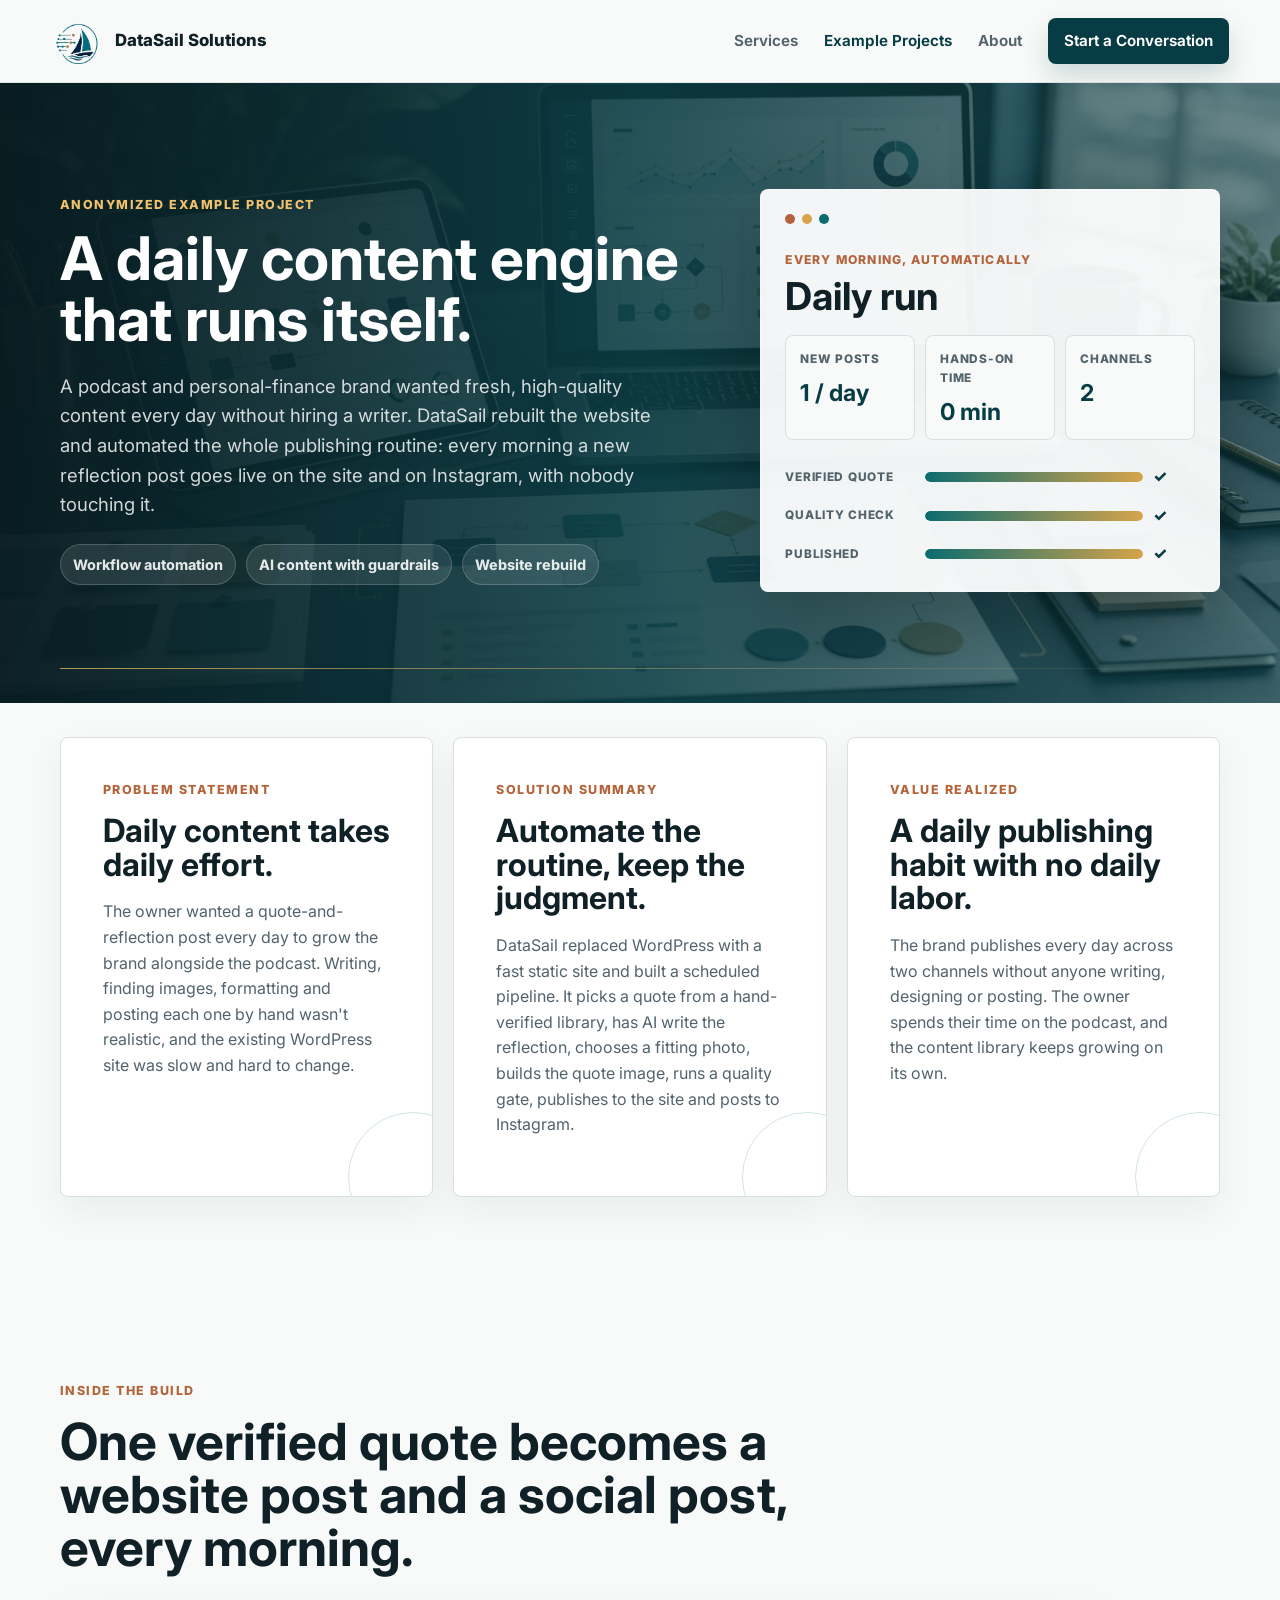
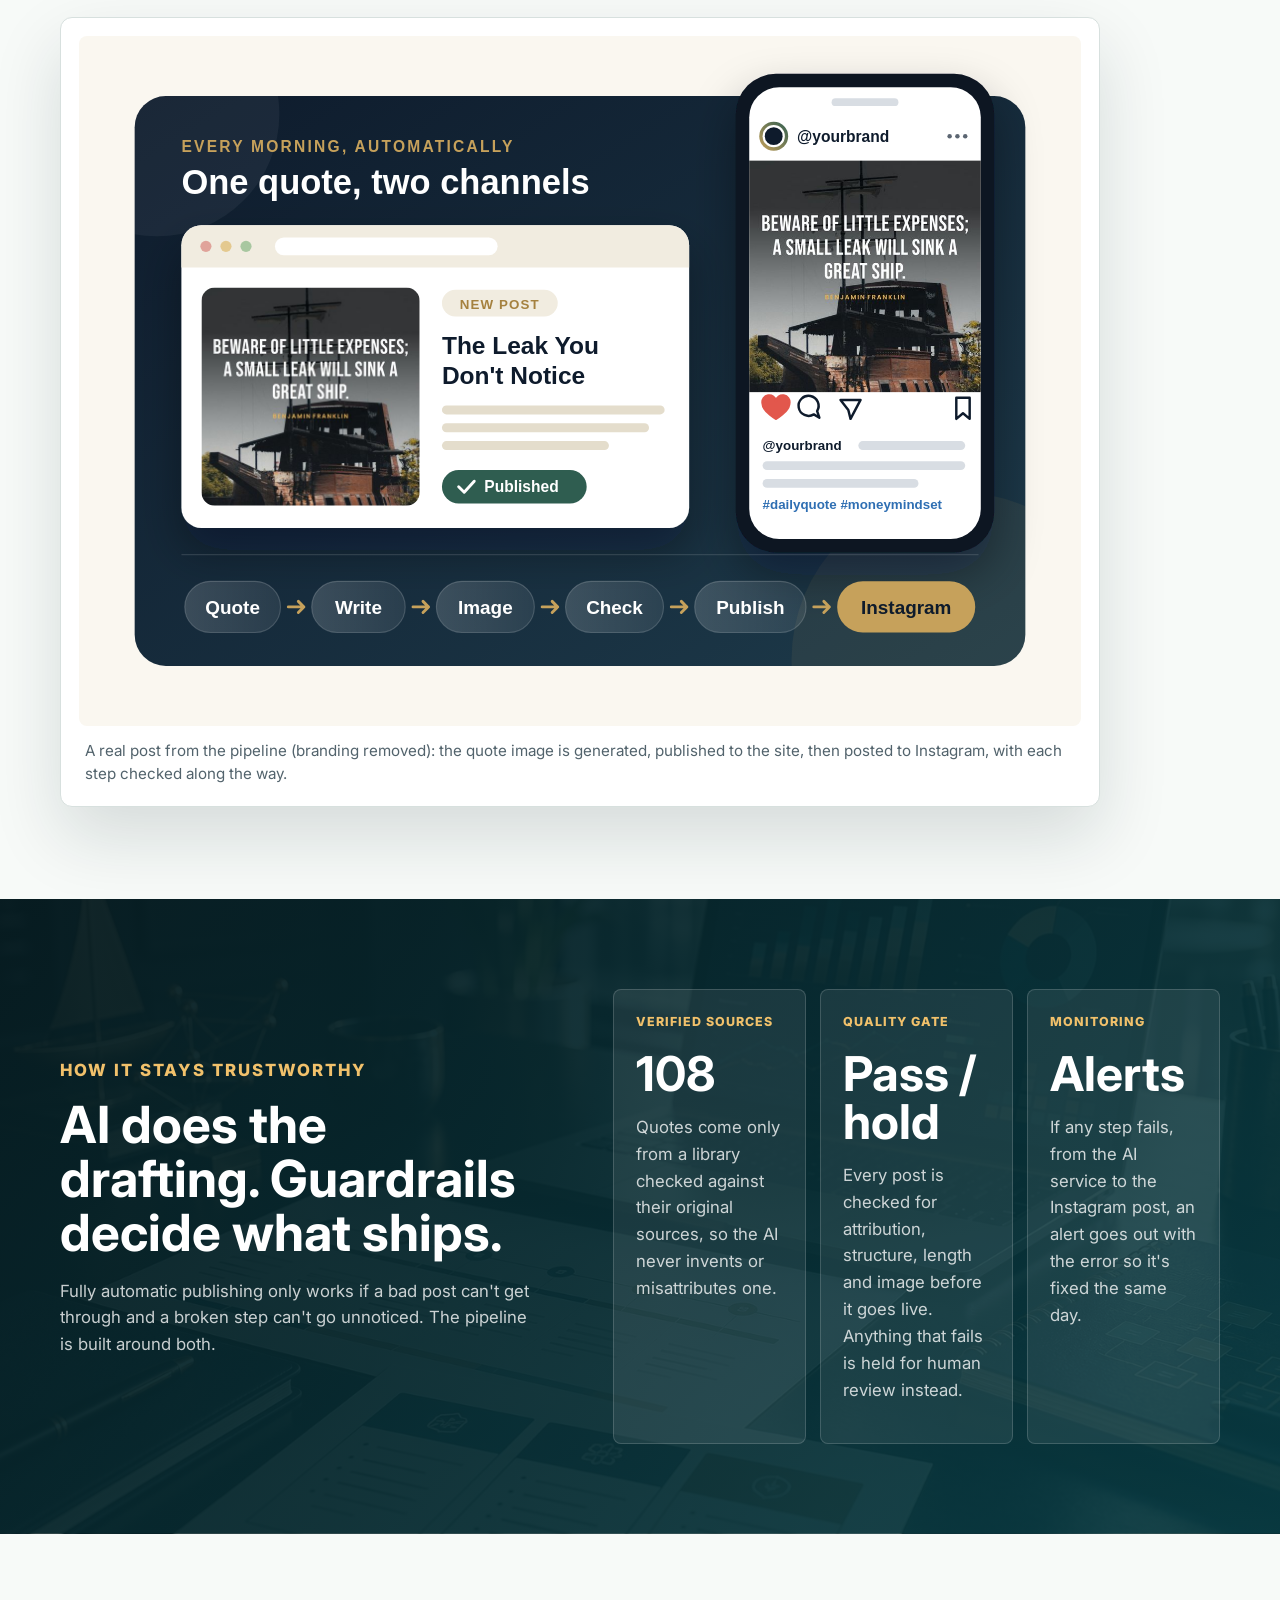
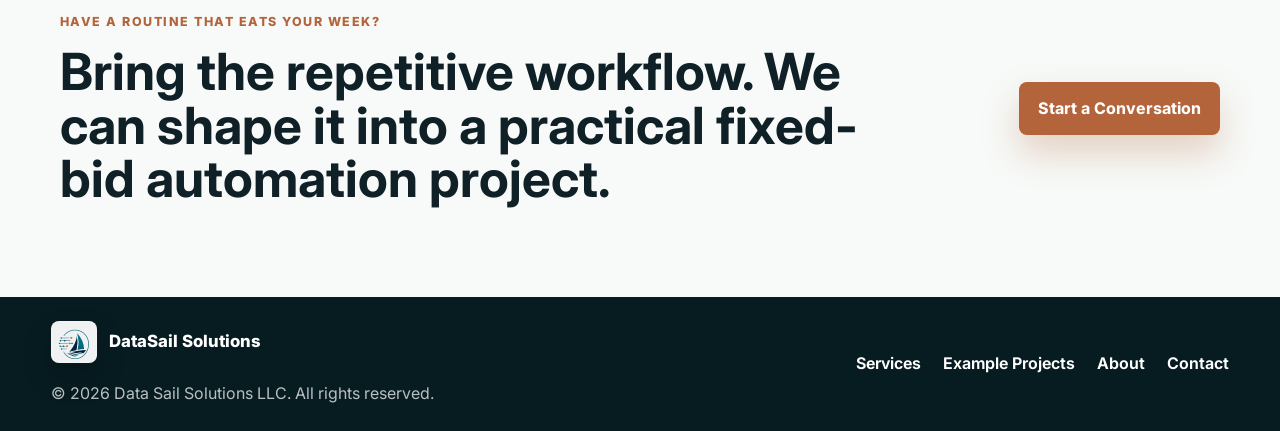
<file: project-content-automation.html>
<!DOCTYPE html>
<html lang="en">
<head>
  <meta charset="UTF-8">
  <meta name="viewport" content="width=device-width, initial-scale=1.0">
  <meta name="description" content="An anonymized DataSail Solutions example project: a website rebuild plus a fully automated daily publishing pipeline that writes, checks, publishes and posts to Instagram every morning.">
  <title>Automated Daily Content Pipeline | Datasail Solutions</title>
  <link rel="preconnect" href="https://fonts.googleapis.com">
  <link rel="preconnect" href="https://fonts.gstatic.com" crossorigin>
  <link href="https://fonts.googleapis.com/css2?family=Inter:wght@400;500;600;700;800&display=swap" rel="stylesheet">
  <link rel="icon" type="image/png" sizes="32x32" href="assets/favicon-32.png">
  <link rel="apple-touch-icon" href="assets/apple-touch-icon.png">
  <link rel="stylesheet" href="css/styles.css?v=20261112-project-art">
</head>
<body>
  <header class="site-header">
    <a class="brand" href="index.html" aria-label="Datasail Solutions home">
      <img class="brand-mark-img" src="assets/datasail-mark-option-5.png" alt="">
      <span class="brand-name">DataSail Solutions</span>
    </a>
    <button class="nav-toggle" type="button" aria-expanded="false" aria-controls="site-nav">
      <span class="sr-only">Open navigation</span>
      <span></span>
      <span></span>
      <span></span>
    </button>
    <nav class="site-nav" id="site-nav">
      <a href="services.html">Services</a>
      <a aria-current="page" href="projects.html">Example Projects</a>
      <a href="about.html">About</a>
      <a class="nav-cta" href="contact.html">Start a Conversation</a>
    </nav>
  </header>

  <main>
    <section class="case-hero">
      <div class="case-hero-copy">
        <p class="eyebrow">Anonymized example project</p>
        <h1>A daily content engine that runs itself.</h1>
        <p>A podcast and personal-finance brand wanted fresh, high-quality content every day without hiring a writer. DataSail rebuilt the website and automated the whole publishing routine: every morning a new reflection post goes live on the site and on Instagram, with nobody touching it.</p>
        <div class="case-hero-tags">
          <span>Workflow automation</span>
          <span>AI content with guardrails</span>
          <span>Website rebuild</span>
        </div>
      </div>
      <div class="case-report-card" aria-label="Daily pipeline summary">
        <div class="report-window-bar">
          <span></span>
          <span></span>
          <span></span>
        </div>
        <p class="report-label">Every morning, automatically</p>
        <h2>Daily run</h2>
        <div class="report-kpis">
          <div>
            <span>New posts</span>
            <strong>1 / day</strong>
          </div>
          <div>
            <span>Hands-on time</span>
            <strong>0 min</strong>
          </div>
          <div>
            <span>Channels</span>
            <strong>2</strong>
          </div>
        </div>
        <div class="report-bars">
          <div style="--score: 100%">
            <span>Verified quote</span>
            <b></b>
            <em>&#10003;</em>
          </div>
          <div style="--score: 100%">
            <span>Quality check</span>
            <b></b>
            <em>&#10003;</em>
          </div>
          <div style="--score: 100%">
            <span>Published</span>
            <b></b>
            <em>&#10003;</em>
          </div>
        </div>
      </div>
    </section>

    <section class="section case-standard-grid">
      <article>
        <p class="section-kicker">Problem statement</p>
        <h2>Daily content takes daily effort.</h2>
        <p>The owner wanted a quote-and-reflection post every day to grow the brand alongside the podcast. Writing, finding images, formatting and posting each one by hand wasn't realistic, and the existing WordPress site was slow and hard to change.</p>
      </article>
      <article>
        <p class="section-kicker">Solution summary</p>
        <h2>Automate the routine, keep the judgment.</h2>
        <p>DataSail replaced WordPress with a fast static site and built a scheduled pipeline. It picks a quote from a hand-verified library, has AI write the reflection, chooses a fitting photo, builds the quote image, runs a quality gate, publishes to the site and posts to Instagram.</p>
      </article>
      <article>
        <p class="section-kicker">Value realized</p>
        <h2>A daily publishing habit with no daily labor.</h2>
        <p>The brand publishes every day across two channels without anyone writing, designing or posting. The owner spends their time on the podcast, and the content library keeps growing on its own.</p>
      </article>
    </section>

    <section class="section case-art-section">
      <div class="section-heading">
        <p class="section-kicker">Inside the build</p>
        <h2>One verified quote becomes a website post and a social post, every morning.</h2>
      </div>
      <figure class="case-art">
        <img src="assets/project-content-pipeline-card.svg?v=20261111" alt="Illustration of a website post and a phone showing the same quote post, above a daily pipeline: Quote, Write, Image, Check, Publish, Instagram">
        <figcaption>A real post from the pipeline (branding removed): the quote image is generated, published to the site, then posted to Instagram, with each step checked along the way.</figcaption>
      </figure>
    </section>

    <section class="case-dark-band">
      <div class="case-dark-inner">
        <div>
          <p class="section-kicker">How it stays trustworthy</p>
          <h2>AI does the drafting. Guardrails decide what ships.</h2>
          <p>Fully automatic publishing only works if a bad post can't get through and a broken step can't go unnoticed. The pipeline is built around both.</p>
        </div>
        <div class="case-outcome-list">
          <article>
            <span>Verified sources</span>
            <strong>108</strong>
            <p>Quotes come only from a library checked against their original sources, so the AI never invents or misattributes one.</p>
          </article>
          <article>
            <span>Quality gate</span>
            <strong>Pass / hold</strong>
            <p>Every post is checked for attribution, structure, length and image before it goes live. Anything that fails is held for human review instead.</p>
          </article>
          <article>
            <span>Monitoring</span>
            <strong>Alerts</strong>
            <p>If any step fails, from the AI service to the Instagram post, an alert goes out with the error so it's fixed the same day.</p>
          </article>
        </div>
      </div>
    </section>

    <section class="section cta-band">
      <div>
        <p class="section-kicker">Have a routine that eats your week?</p>
        <h2>Bring the repetitive workflow. We can shape it into a practical fixed-bid automation project.</h2>
      </div>
      <a class="button primary" href="contact.html">Start a Conversation</a>
    </section>
  </main>

  <footer class="site-footer">
    <div>
      <a class="brand footer-brand" href="index.html">
        <span class="footer-mark-chip"><img class="brand-mark-img" src="assets/datasail-mark-option-5.png" alt=""></span>
        <span class="brand-name">DataSail Solutions</span>
      </a>
      <p>&copy; 2026 Data Sail Solutions LLC. All rights reserved.</p>
    </div>
    <div class="footer-links">
      <a href="services.html">Services</a>
      <a href="projects.html">Example Projects</a>
      <a href="about.html">About</a>
      <a href="contact.html">Contact</a>
    </div>
  </footer>

  <script src="js/main.js"></script>
</body>
</html>
</file>
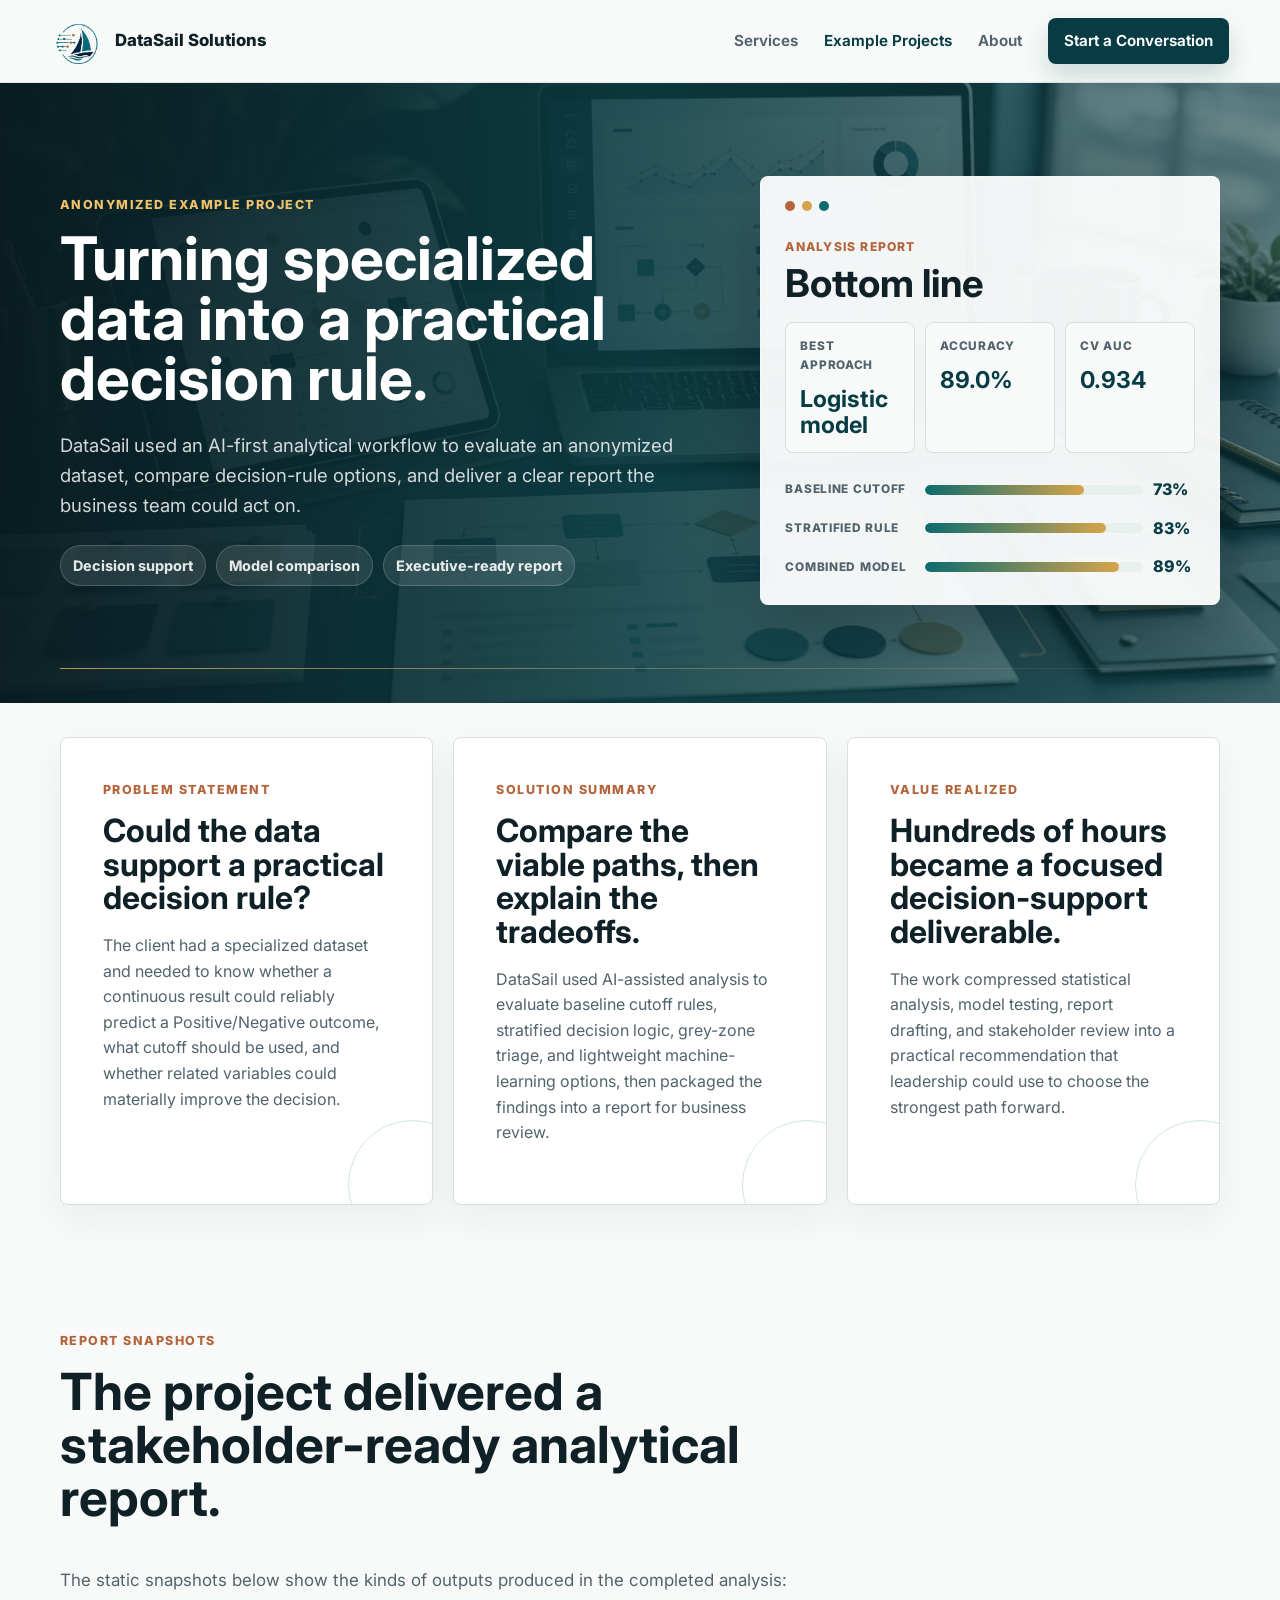
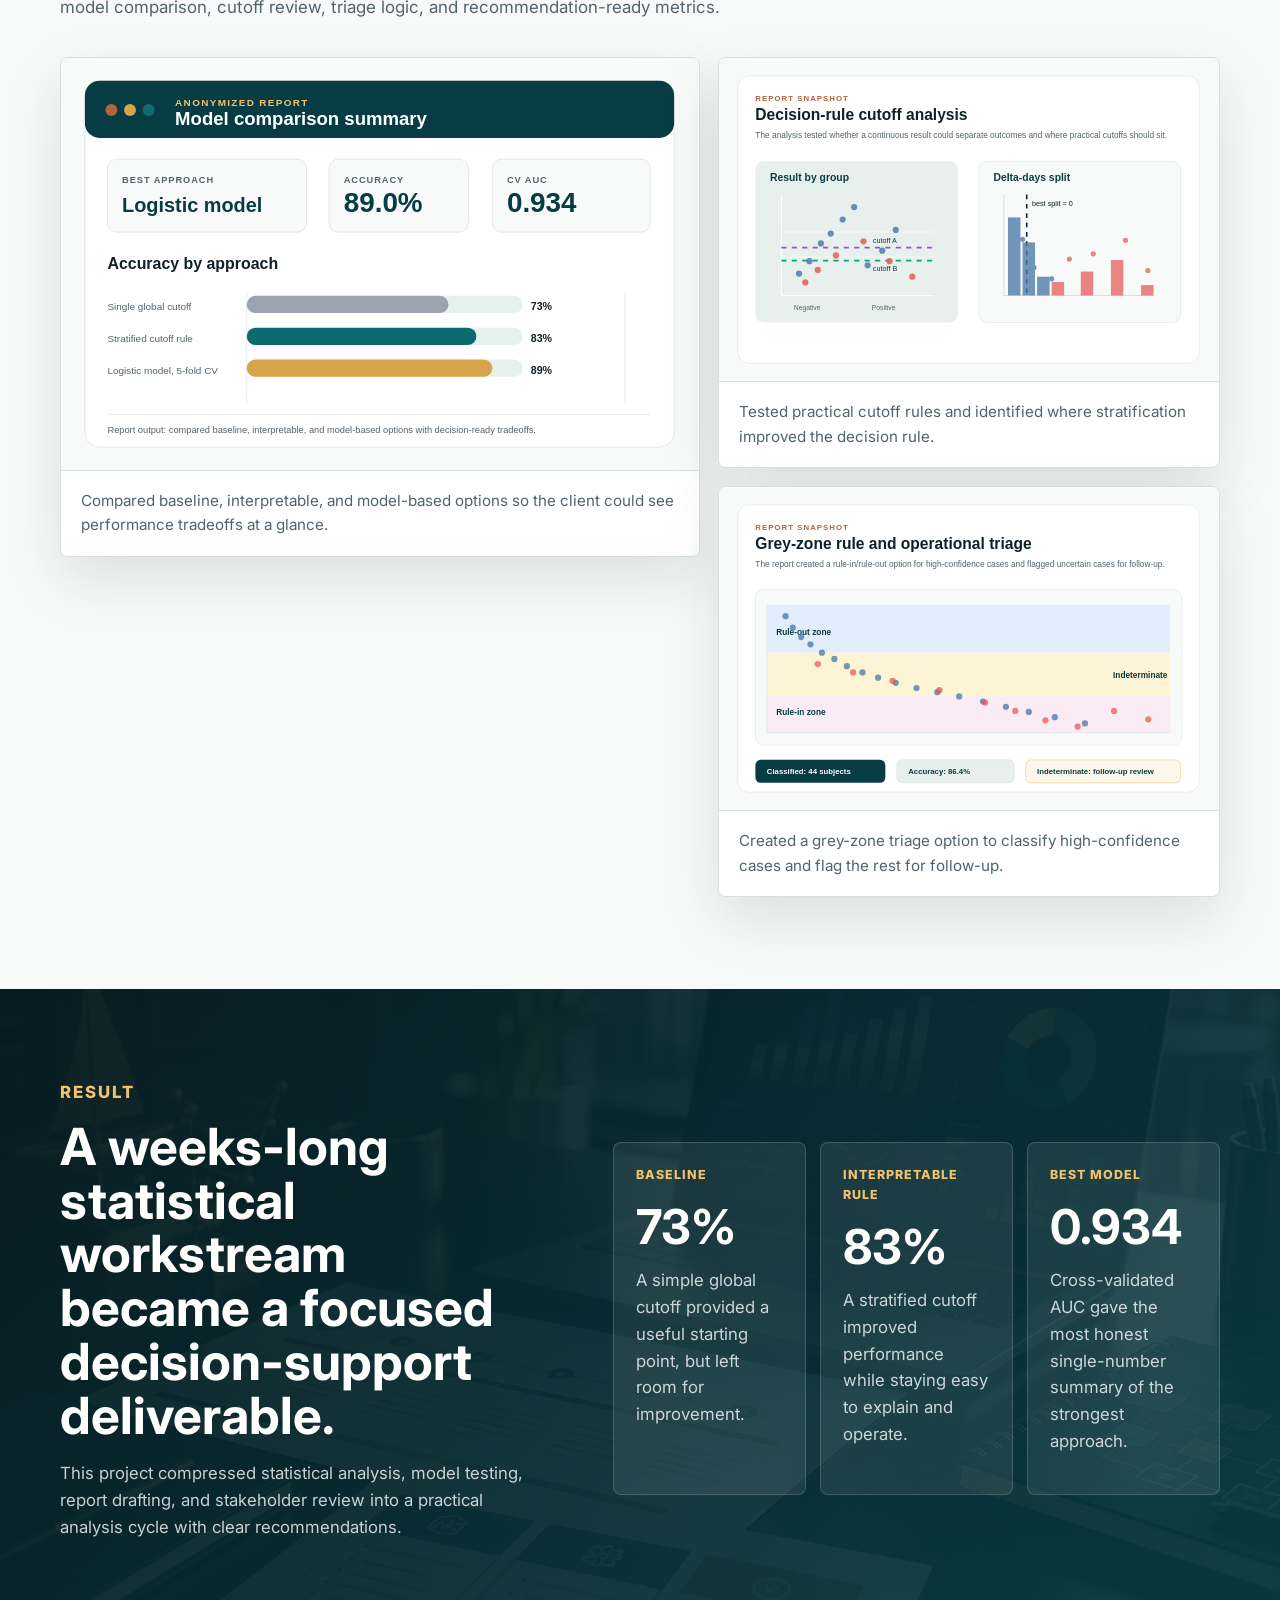
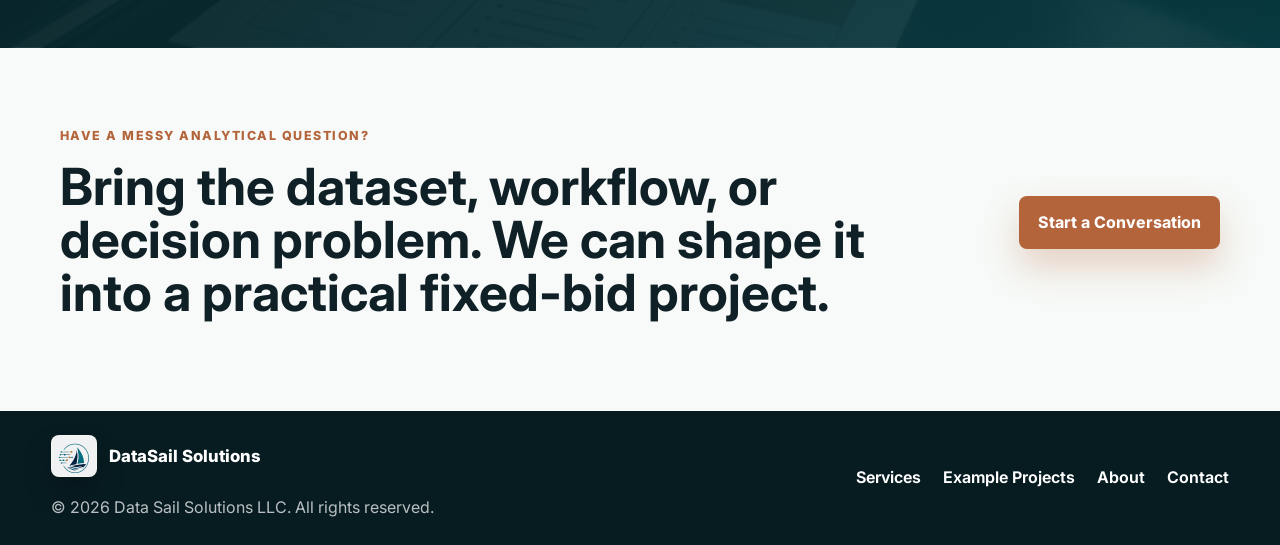
<file: project-decision-support-analysis.html>
<!DOCTYPE html>
<html lang="en">
<head>
  <meta charset="UTF-8">
  <meta name="viewport" content="width=device-width, initial-scale=1.0">
  <meta name="description" content="An anonymized DataSail Solutions example project showing AI-enabled decision-support analysis, model comparison, and stakeholder-ready reporting.">
  <title>AI-Enabled Decision Rule Analysis | Datasail Solutions</title>
  <link rel="preconnect" href="https://fonts.googleapis.com">
  <link rel="preconnect" href="https://fonts.gstatic.com" crossorigin>
  <link href="https://fonts.googleapis.com/css2?family=Inter:wght@400;500;600;700;800&display=swap" rel="stylesheet">
  <link rel="icon" type="image/png" sizes="32x32" href="assets/favicon-32.png">
  <link rel="apple-touch-icon" href="assets/apple-touch-icon.png">
  <link rel="stylesheet" href="css/styles.css?v=20261112-project-art">
</head>
<body>
  <header class="site-header">
    <a class="brand" href="index.html" aria-label="Datasail Solutions home">
      <img class="brand-mark-img" src="assets/datasail-mark-option-5.png" alt="">
      <span class="brand-name">DataSail Solutions</span>
    </a>
    <button class="nav-toggle" type="button" aria-expanded="false" aria-controls="site-nav">
      <span class="sr-only">Open navigation</span>
      <span></span>
      <span></span>
      <span></span>
    </button>
    <nav class="site-nav" id="site-nav">
      <a href="services.html">Services</a>
      <a aria-current="page" href="projects.html">Example Projects</a>
      <a href="about.html">About</a>
      <a class="nav-cta" href="contact.html">Start a Conversation</a>
    </nav>
  </header>

  <main>
    <section class="case-hero">
      <div class="case-hero-copy">
        <p class="eyebrow">Anonymized example project</p>
        <h1>Turning specialized data into a practical decision rule.</h1>
        <p>DataSail used an AI-first analytical workflow to evaluate an anonymized dataset, compare decision-rule options, and deliver a clear report the business team could act on.</p>
        <div class="case-hero-tags">
          <span>Decision support</span>
          <span>Model comparison</span>
          <span>Executive-ready report</span>
        </div>
      </div>
      <div class="case-report-card" aria-label="Analysis report preview">
        <div class="report-window-bar">
          <span></span>
          <span></span>
          <span></span>
        </div>
        <p class="report-label">Analysis report</p>
        <h2>Bottom line</h2>
        <div class="report-kpis">
          <div>
            <span>Best approach</span>
            <strong>Logistic model</strong>
          </div>
          <div>
            <span>Accuracy</span>
            <strong>89.0%</strong>
          </div>
          <div>
            <span>CV AUC</span>
            <strong>0.934</strong>
          </div>
        </div>
        <div class="report-bars">
          <div style="--score: 73%">
            <span>Baseline cutoff</span>
            <b></b>
            <em>73%</em>
          </div>
          <div style="--score: 83%">
            <span>Stratified rule</span>
            <b></b>
            <em>83%</em>
          </div>
          <div style="--score: 89%">
            <span>Combined model</span>
            <b></b>
            <em>89%</em>
          </div>
        </div>
      </div>
    </section>

    <section class="section case-standard-grid">
      <article>
        <p class="section-kicker">Problem statement</p>
        <h2>Could the data support a practical decision rule?</h2>
        <p>The client had a specialized dataset and needed to know whether a continuous result could reliably predict a Positive/Negative outcome, what cutoff should be used, and whether related variables could materially improve the decision.</p>
      </article>
      <article>
        <p class="section-kicker">Solution summary</p>
        <h2>Compare the viable paths, then explain the tradeoffs.</h2>
        <p>DataSail used AI-assisted analysis to evaluate baseline cutoff rules, stratified decision logic, grey-zone triage, and lightweight machine-learning options, then packaged the findings into a report for business review.</p>
      </article>
      <article>
        <p class="section-kicker">Value realized</p>
        <h2>Hundreds of hours became a focused decision-support deliverable.</h2>
        <p>The work compressed statistical analysis, model testing, report drafting, and stakeholder review into a practical recommendation that leadership could use to choose the strongest path forward.</p>
      </article>
    </section>

    <section class="section report-snapshots-section">
      <div class="section-heading">
        <p class="section-kicker">Report snapshots</p>
        <h2>The project delivered a stakeholder-ready analytical report.</h2>
        <p class="prose">The static snapshots below show the kinds of outputs produced in the completed analysis: model comparison, cutoff review, triage logic, and recommendation-ready metrics.</p>
      </div>
      <div class="report-snapshot-grid">
        <figure class="report-snapshot-card report-snapshot-card-large">
          <img src="assets/report-snapshot-performance.svg?v=20260605-report-kpi-fit" alt="Static report snapshot showing KPI cards and accuracy by approach">
          <figcaption>Compared baseline, interpretable, and model-based options so the client could see performance tradeoffs at a glance.</figcaption>
        </figure>
        <figure class="report-snapshot-card">
          <img src="assets/report-snapshot-cutoffs.svg" alt="Static report snapshot showing cutoff analysis and stratified decision rules">
          <figcaption>Tested practical cutoff rules and identified where stratification improved the decision rule.</figcaption>
        </figure>
        <figure class="report-snapshot-card">
          <img src="assets/report-snapshot-triage.svg" alt="Static report snapshot showing grey-zone triage logic">
          <figcaption>Created a grey-zone triage option to classify high-confidence cases and flag the rest for follow-up.</figcaption>
        </figure>
      </div>
    </section>

    <section class="case-dark-band">
      <div class="case-dark-inner">
        <div>
          <p class="section-kicker">Result</p>
          <h2>A weeks-long statistical workstream became a focused decision-support deliverable.</h2>
          <p>This project compressed statistical analysis, model testing, report drafting, and stakeholder review into a practical analysis cycle with clear recommendations.</p>
        </div>
        <div class="case-outcome-list">
          <article>
            <span>Baseline</span>
            <strong>73%</strong>
            <p>A simple global cutoff provided a useful starting point, but left room for improvement.</p>
          </article>
          <article>
            <span>Interpretable rule</span>
            <strong>83%</strong>
            <p>A stratified cutoff improved performance while staying easy to explain and operate.</p>
          </article>
          <article>
            <span>Best model</span>
            <strong>0.934</strong>
            <p>Cross-validated AUC gave the most honest single-number summary of the strongest approach.</p>
          </article>
        </div>
      </div>
    </section>

    <section class="section cta-band">
      <div>
        <p class="section-kicker">Have a messy analytical question?</p>
        <h2>Bring the dataset, workflow, or decision problem. We can shape it into a practical fixed-bid project.</h2>
      </div>
      <a class="button primary" href="contact.html">Start a Conversation</a>
    </section>
  </main>

  <footer class="site-footer">
    <div>
      <a class="brand footer-brand" href="index.html">
        <span class="footer-mark-chip"><img class="brand-mark-img" src="assets/datasail-mark-option-5.png" alt=""></span>
        <span class="brand-name">DataSail Solutions</span>
      </a>
      <p>&copy; 2026 Data Sail Solutions LLC. All rights reserved.</p>
    </div>
    <div class="footer-links">
      <a href="services.html">Services</a>
      <a href="projects.html">Example Projects</a>
      <a href="about.html">About</a>
      <a href="contact.html">Contact</a>
    </div>
  </footer>

  <script src="js/main.js"></script>
</body>
</html>
</file>
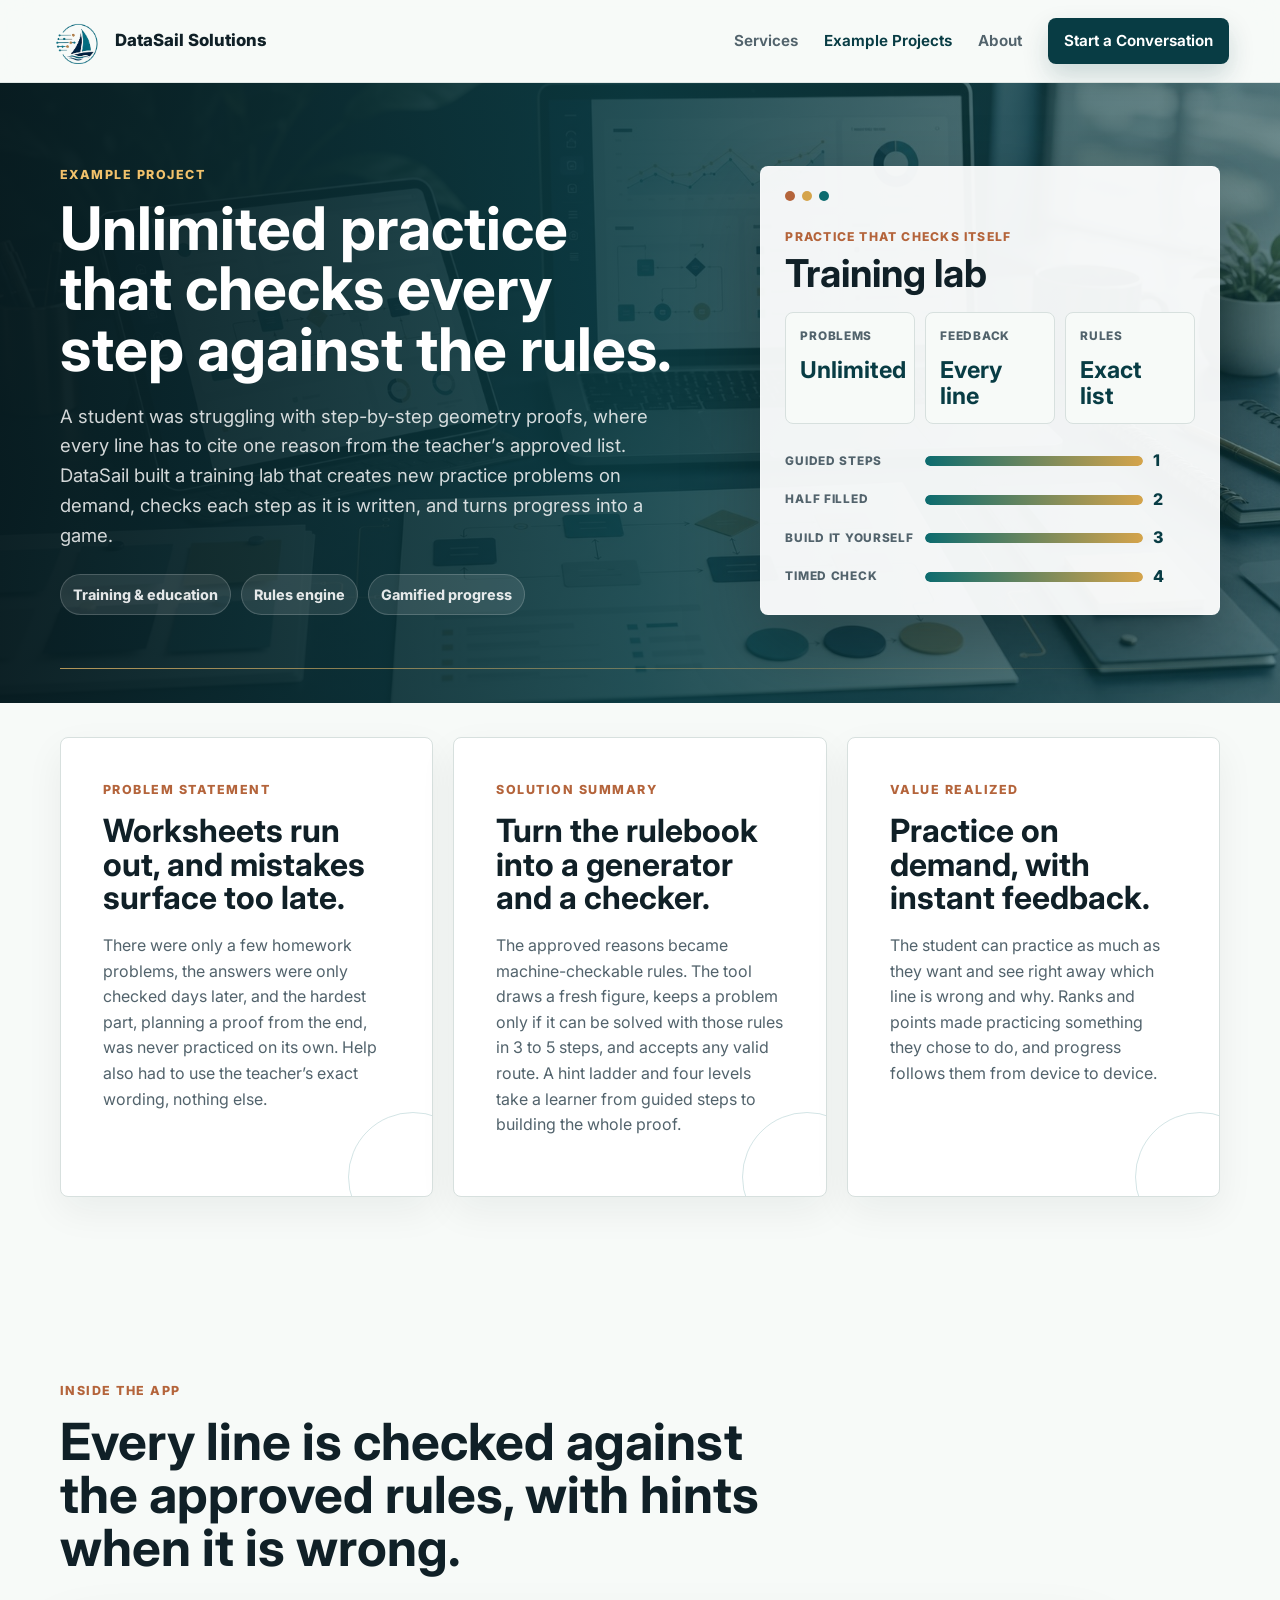
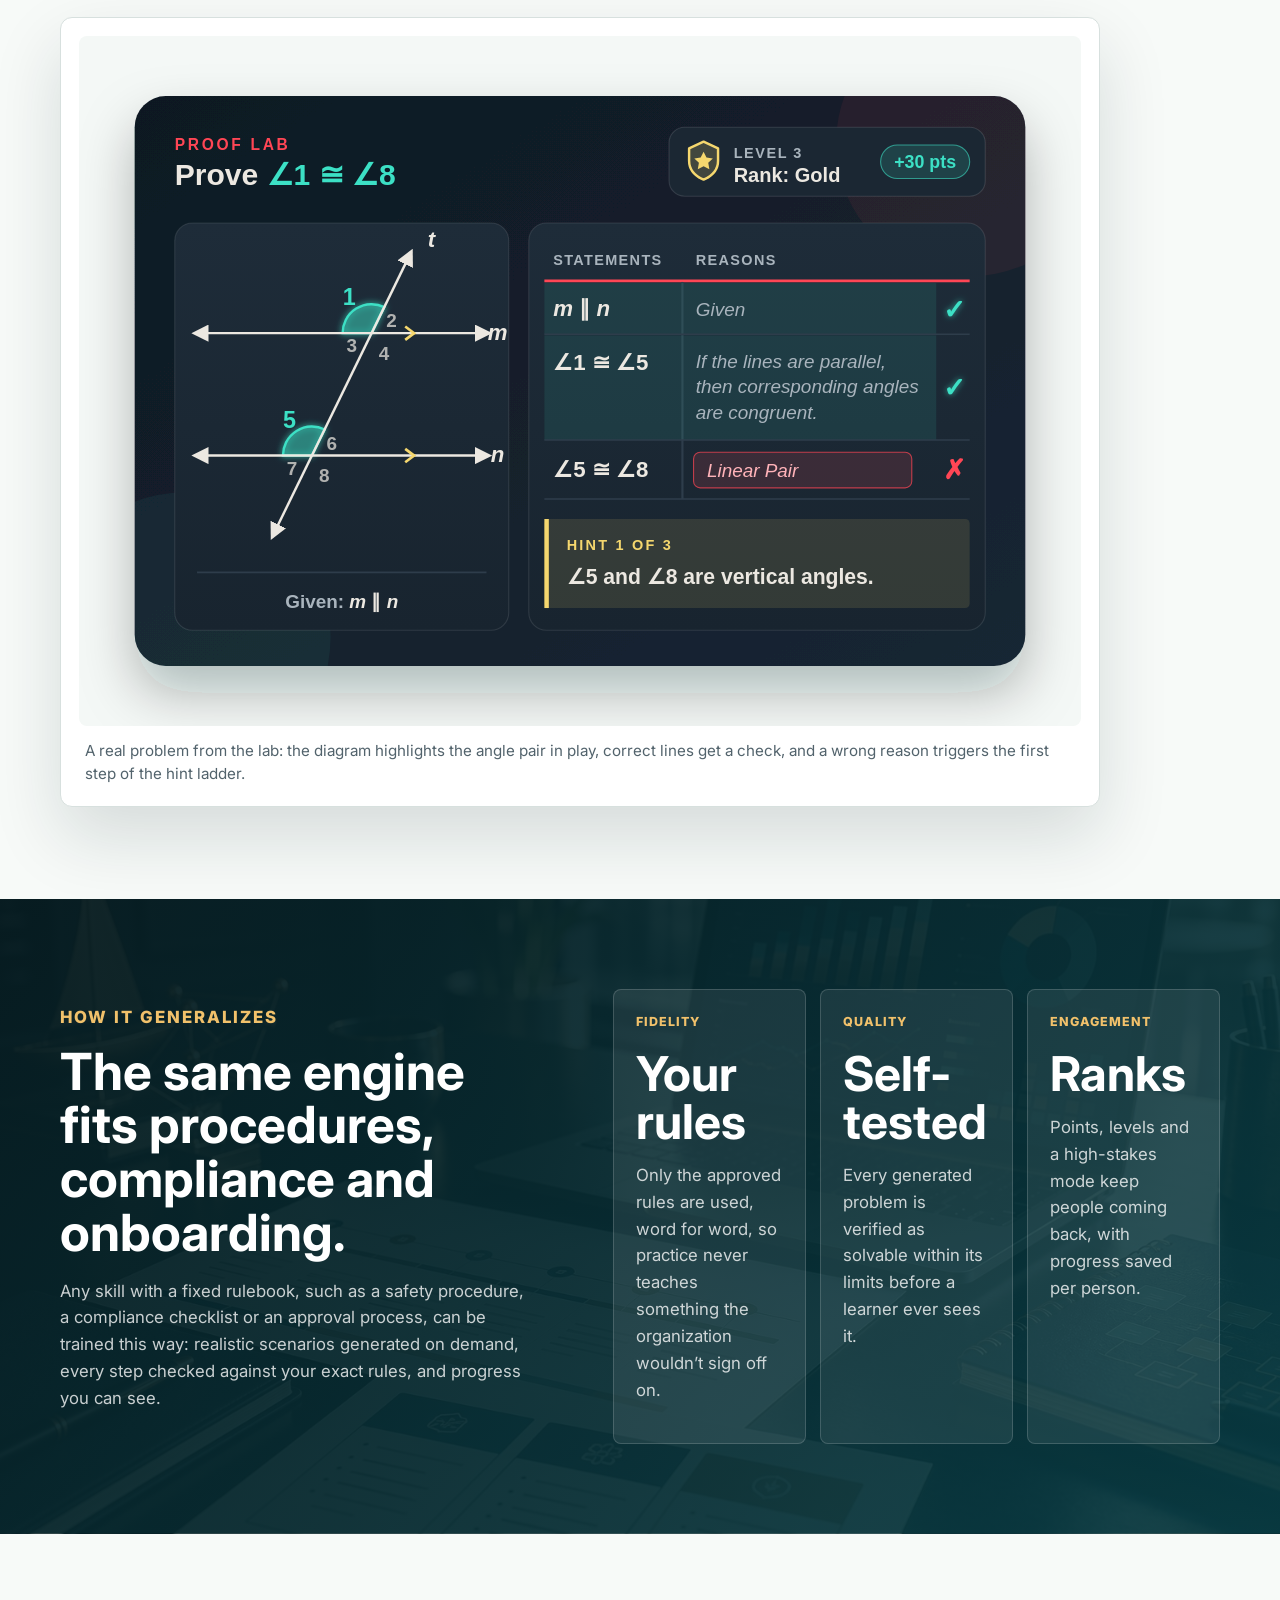
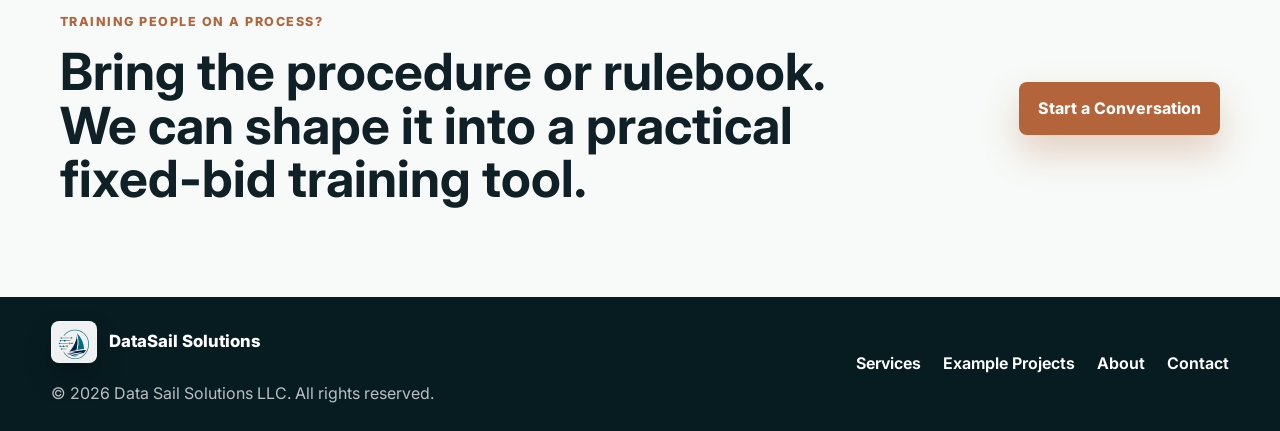
<file: project-interactive-training-lab.html>
<!DOCTYPE html>
<html lang="en">
<head>
  <meta charset="UTF-8">
  <meta name="viewport" content="width=device-width, initial-scale=1.0">
  <meta name="description" content="An example project from DataSail Solutions: an interactive training tool that generates unlimited practice from a fixed rulebook, checks every step live, and keeps learners motivated.">
  <title>Interactive Training Lab | Datasail Solutions</title>
  <link rel="preconnect" href="https://fonts.googleapis.com">
  <link rel="preconnect" href="https://fonts.gstatic.com" crossorigin>
  <link href="https://fonts.googleapis.com/css2?family=Inter:wght@400;500;600;700;800&display=swap" rel="stylesheet">
  <link rel="icon" type="image/png" sizes="32x32" href="assets/favicon-32.png">
  <link rel="apple-touch-icon" href="assets/apple-touch-icon.png">
  <link rel="stylesheet" href="css/styles.css?v=20261112-project-art">
</head>
<body>
  <header class="site-header">
    <a class="brand" href="index.html" aria-label="Datasail Solutions home">
      <img class="brand-mark-img" src="assets/datasail-mark-option-5.png" alt="">
      <span class="brand-name">DataSail Solutions</span>
    </a>
    <button class="nav-toggle" type="button" aria-expanded="false" aria-controls="site-nav">
      <span class="sr-only">Open navigation</span>
      <span></span>
      <span></span>
      <span></span>
    </button>
    <nav class="site-nav" id="site-nav">
      <a href="services.html">Services</a>
      <a aria-current="page" href="projects.html">Example Projects</a>
      <a href="about.html">About</a>
      <a class="nav-cta" href="contact.html">Start a Conversation</a>
    </nav>
  </header>

  <main>
    <section class="case-hero">
      <div class="case-hero-copy">
        <p class="eyebrow">Example project</p>
        <h1>Unlimited practice that checks every step against the rules.</h1>
        <p>A student was struggling with step-by-step geometry proofs, where every line has to cite one reason from the teacher&rsquo;s approved list. DataSail built a training lab that creates new practice problems on demand, checks each step as it is written, and turns progress into a game.</p>
        <div class="case-hero-tags">
          <span>Training &amp; education</span>
          <span>Rules engine</span>
          <span>Gamified progress</span>
        </div>
      </div>
      <div class="case-report-card" aria-label="Training lab">
        <div class="report-window-bar">
          <span></span>
          <span></span>
          <span></span>
        </div>
        <p class="report-label">Practice that checks itself</p>
        <h2>Training lab</h2>
        <div class="report-kpis">
          <div>
            <span>Problems</span>
            <strong>Unlimited</strong>
          </div>
          <div>
            <span>Feedback</span>
            <strong>Every line</strong>
          </div>
          <div>
            <span>Rules</span>
            <strong>Exact list</strong>
          </div>
        </div>
        <div class="report-bars">
          <div style="--score: 100%">
            <span>Guided steps</span>
            <b></b>
            <em>1</em>
          </div>
          <div style="--score: 100%">
            <span>Half filled</span>
            <b></b>
            <em>2</em>
          </div>
          <div style="--score: 100%">
            <span>Build it yourself</span>
            <b></b>
            <em>3</em>
          </div>
          <div style="--score: 100%">
            <span>Timed check</span>
            <b></b>
            <em>4</em>
          </div>
        </div>
      </div>
    </section>

    <section class="section case-standard-grid">
      <article>
        <p class="section-kicker">Problem statement</p>
        <h2>Worksheets run out, and mistakes surface too late.</h2>
        <p>There were only a few homework problems, the answers were only checked days later, and the hardest part, planning a proof from the end, was never practiced on its own. Help also had to use the teacher&rsquo;s exact wording, nothing else.</p>
      </article>
      <article>
        <p class="section-kicker">Solution summary</p>
        <h2>Turn the rulebook into a generator and a checker.</h2>
        <p>The approved reasons became machine-checkable rules. The tool draws a fresh figure, keeps a problem only if it can be solved with those rules in 3 to 5 steps, and accepts any valid route. A hint ladder and four levels take a learner from guided steps to building the whole proof.</p>
      </article>
      <article>
        <p class="section-kicker">Value realized</p>
        <h2>Practice on demand, with instant feedback.</h2>
        <p>The student can practice as much as they want and see right away which line is wrong and why. Ranks and points made practicing something they chose to do, and progress follows them from device to device.</p>
      </article>
    </section>

    <section class="section case-art-section">
      <div class="section-heading">
        <p class="section-kicker">Inside the app</p>
        <h2>Every line is checked against the approved rules, with hints when it is wrong.</h2>
      </div>
      <figure class="case-art">
        <img src="assets/project-training-lab-card.svg?v=20261111" alt="Illustration of a geometry proof screen: a transversal diagram with angles 1 and 5 highlighted, a statements and reasons table with checks and one error, and a hint box">
        <figcaption>A real problem from the lab: the diagram highlights the angle pair in play, correct lines get a check, and a wrong reason triggers the first step of the hint ladder.</figcaption>
      </figure>
    </section>

    <section class="case-dark-band">
      <div class="case-dark-inner">
        <div>
          <p class="section-kicker">How it generalizes</p>
          <h2>The same engine fits procedures, compliance and onboarding.</h2>
          <p>Any skill with a fixed rulebook, such as a safety procedure, a compliance checklist or an approval process, can be trained this way: realistic scenarios generated on demand, every step checked against your exact rules, and progress you can see.</p>
        </div>
        <div class="case-outcome-list">
          <article>
            <span>Fidelity</span>
            <strong>Your rules</strong>
            <p>Only the approved rules are used, word for word, so practice never teaches something the organization wouldn&rsquo;t sign off on.</p>
          </article>
          <article>
            <span>Quality</span>
            <strong>Self-tested</strong>
            <p>Every generated problem is verified as solvable within its limits before a learner ever sees it.</p>
          </article>
          <article>
            <span>Engagement</span>
            <strong>Ranks</strong>
            <p>Points, levels and a high-stakes mode keep people coming back, with progress saved per person.</p>
          </article>
        </div>
      </div>
    </section>

    <section class="section cta-band">
      <div>
        <p class="section-kicker">Training people on a process?</p>
        <h2>Bring the procedure or rulebook. We can shape it into a practical fixed-bid training tool.</h2>
      </div>
      <a class="button primary" href="contact.html">Start a Conversation</a>
    </section>
  </main>

  <footer class="site-footer">
    <div>
      <a class="brand footer-brand" href="index.html">
        <span class="footer-mark-chip"><img class="brand-mark-img" src="assets/datasail-mark-option-5.png" alt=""></span>
        <span class="brand-name">DataSail Solutions</span>
      </a>
      <p>&copy; 2026 Data Sail Solutions LLC. All rights reserved.</p>
    </div>
    <div class="footer-links">
      <a href="services.html">Services</a>
      <a href="projects.html">Example Projects</a>
      <a href="about.html">About</a>
      <a href="contact.html">Contact</a>
    </div>
  </footer>

  <script src="js/main.js"></script>
</body>
</html>
</file>
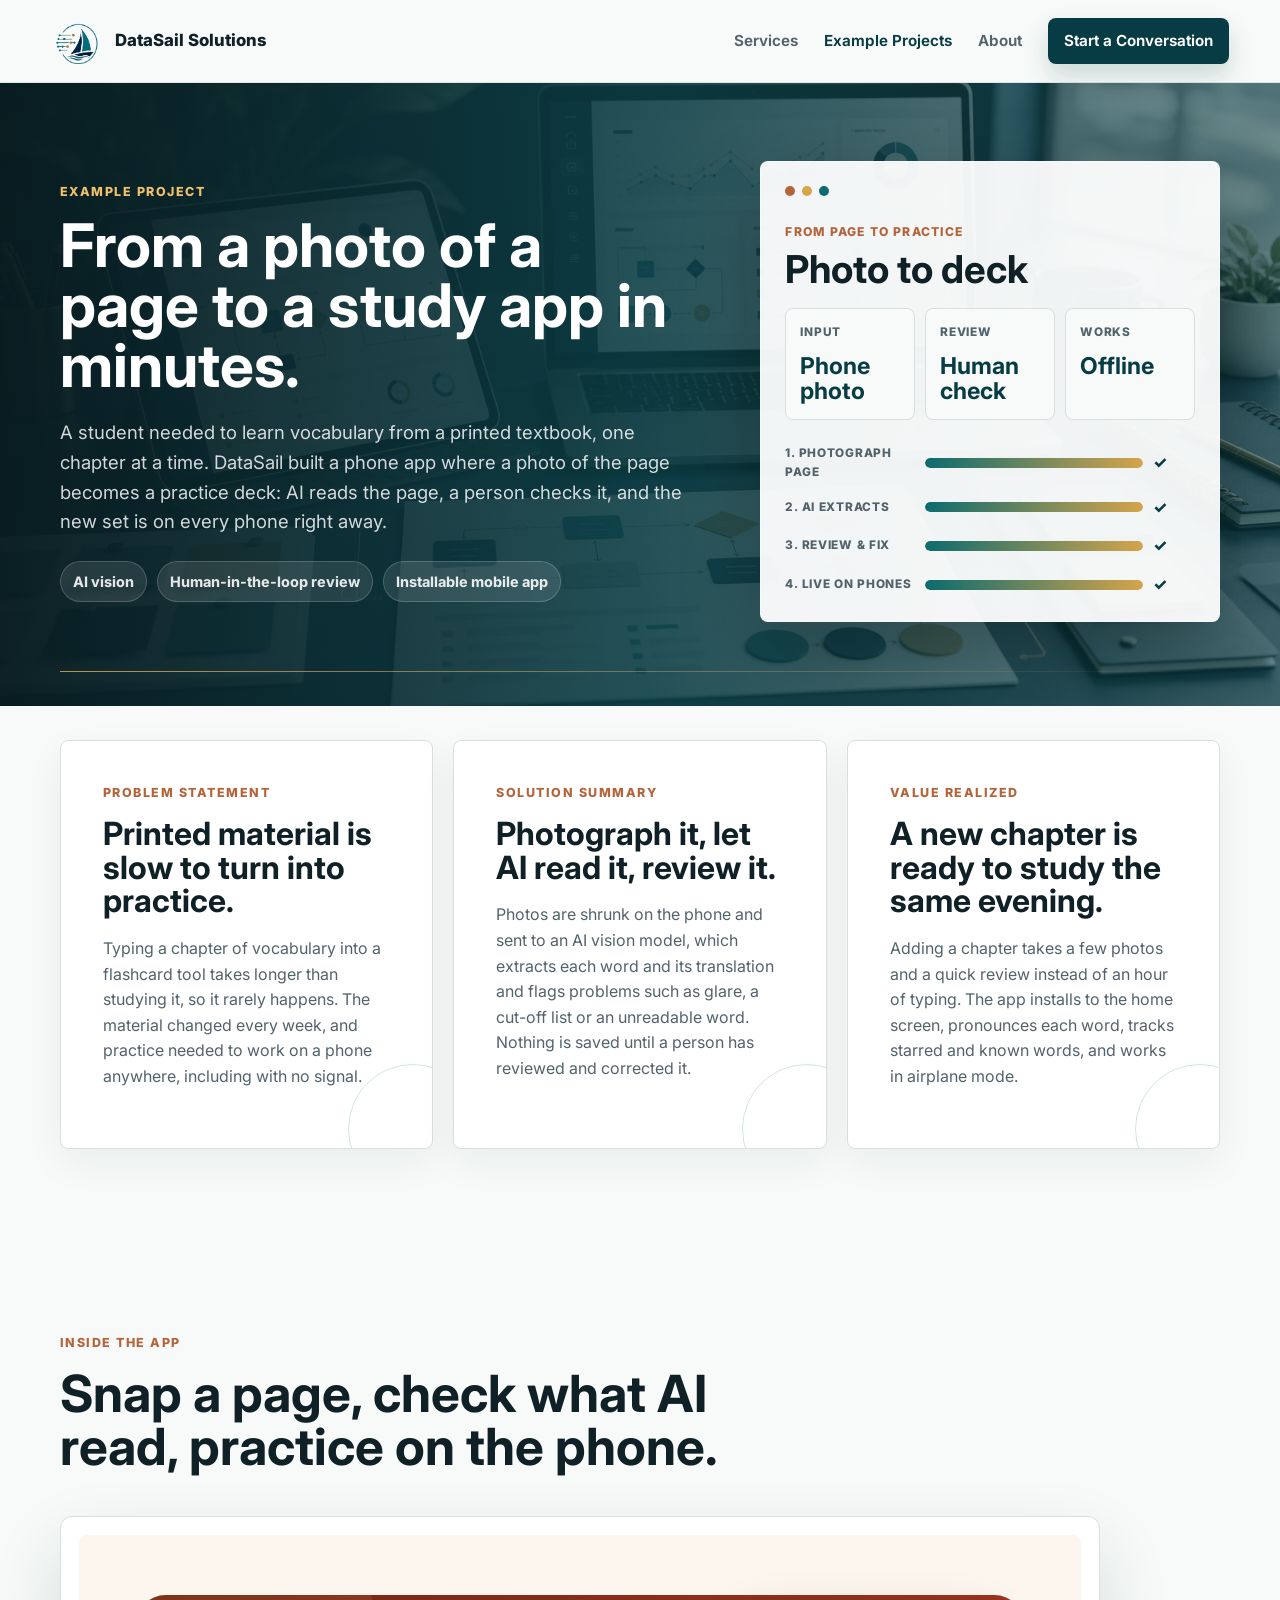
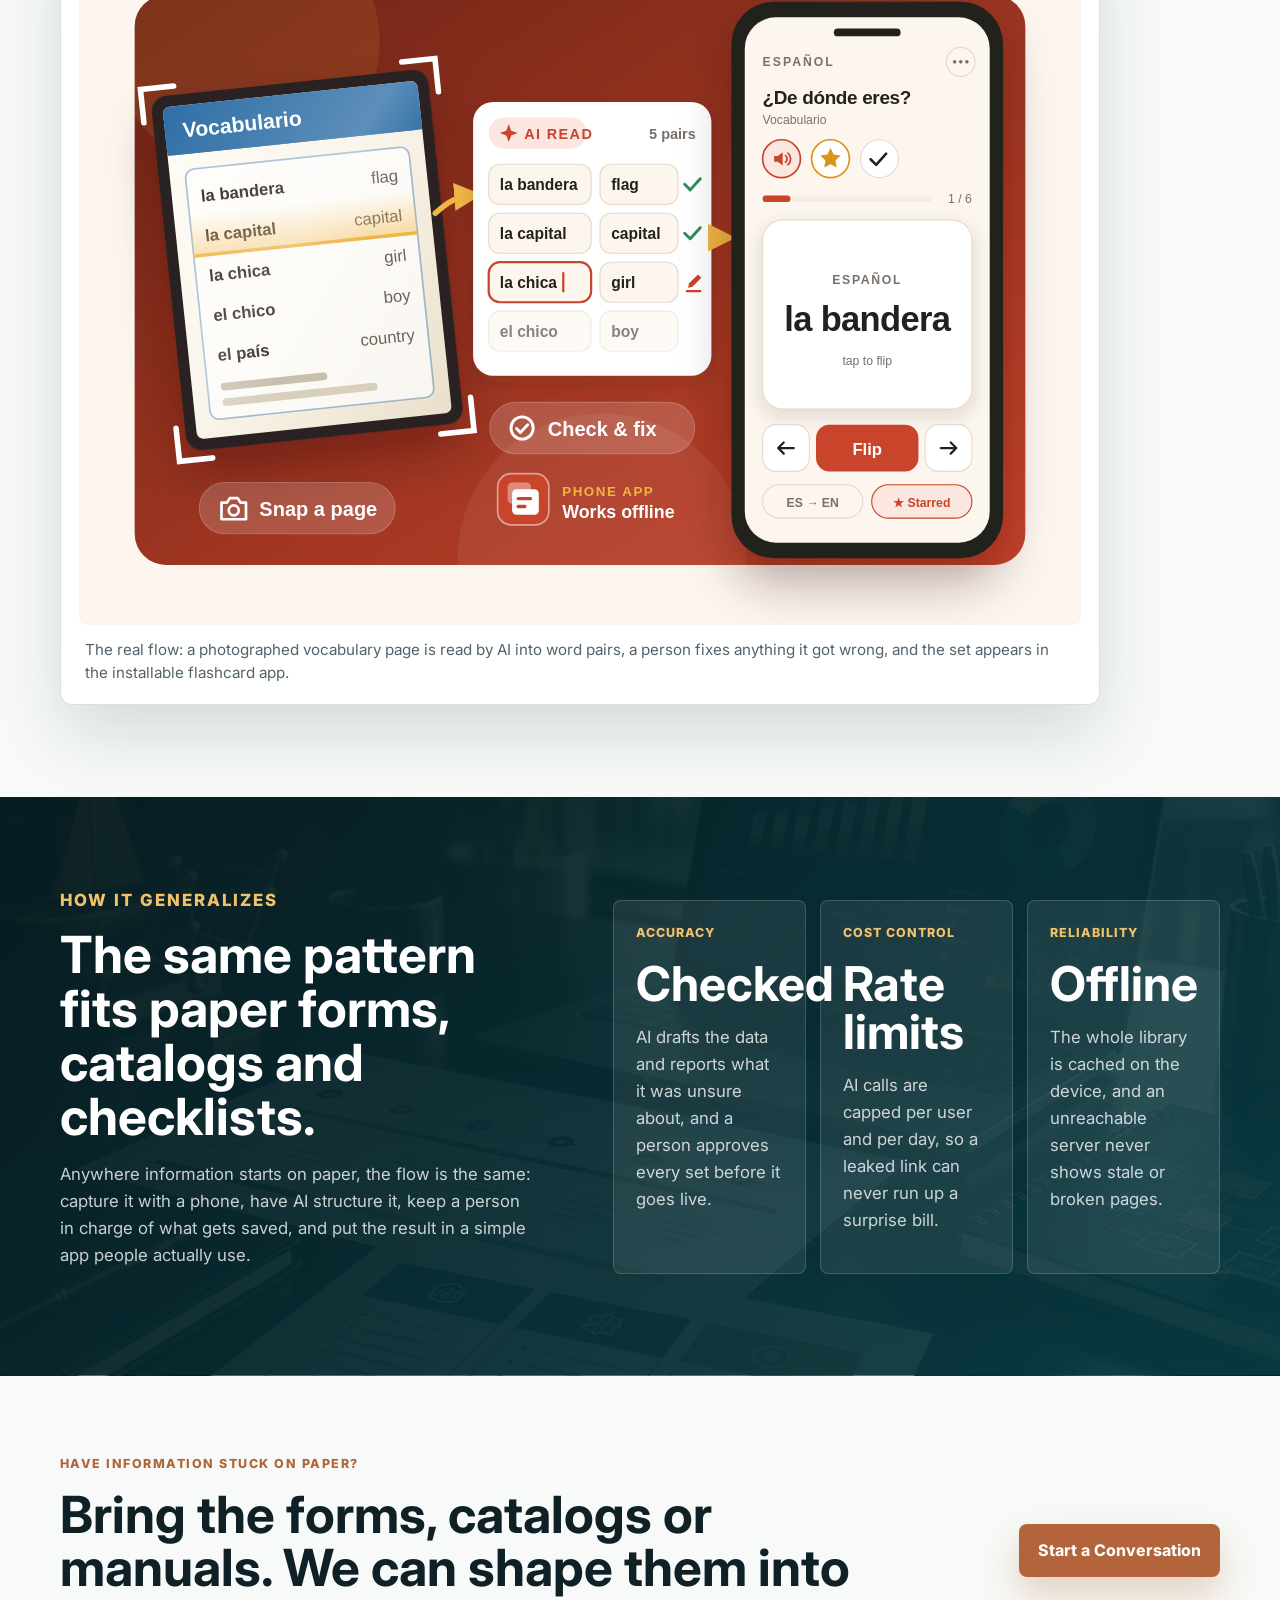
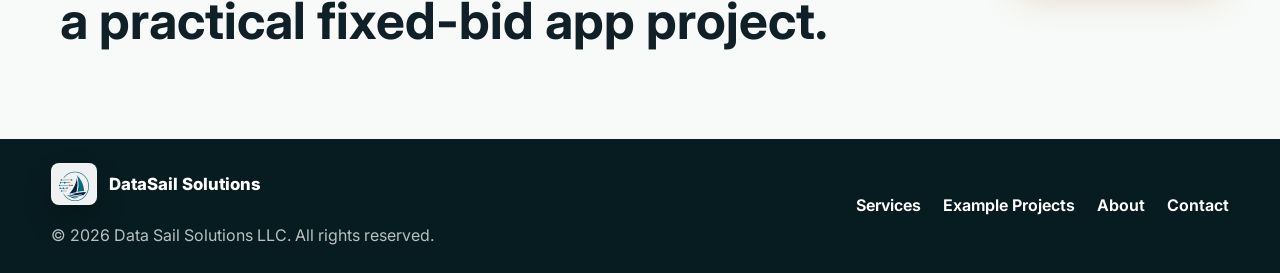
<file: project-photo-to-study-app.html>
<!DOCTYPE html>
<html lang="en">
<head>
  <meta charset="UTF-8">
  <meta name="viewport" content="width=device-width, initial-scale=1.0">
  <meta name="description" content="An example project from DataSail Solutions: a mobile study app that turns phone photos of printed pages into review-checked, offline-ready practice decks using AI vision.">
  <title>Photo-to-Study Mobile App | Datasail Solutions</title>
  <link rel="preconnect" href="https://fonts.googleapis.com">
  <link rel="preconnect" href="https://fonts.gstatic.com" crossorigin>
  <link href="https://fonts.googleapis.com/css2?family=Inter:wght@400;500;600;700;800&display=swap" rel="stylesheet">
  <link rel="icon" type="image/png" sizes="32x32" href="assets/favicon-32.png">
  <link rel="apple-touch-icon" href="assets/apple-touch-icon.png">
  <link rel="stylesheet" href="css/styles.css?v=20261112-project-art">
</head>
<body>
  <header class="site-header">
    <a class="brand" href="index.html" aria-label="Datasail Solutions home">
      <img class="brand-mark-img" src="assets/datasail-mark-option-5.png" alt="">
      <span class="brand-name">DataSail Solutions</span>
    </a>
    <button class="nav-toggle" type="button" aria-expanded="false" aria-controls="site-nav">
      <span class="sr-only">Open navigation</span>
      <span></span>
      <span></span>
      <span></span>
    </button>
    <nav class="site-nav" id="site-nav">
      <a href="services.html">Services</a>
      <a aria-current="page" href="projects.html">Example Projects</a>
      <a href="about.html">About</a>
      <a class="nav-cta" href="contact.html">Start a Conversation</a>
    </nav>
  </header>

  <main>
    <section class="case-hero">
      <div class="case-hero-copy">
        <p class="eyebrow">Example project</p>
        <h1>From a photo of a page to a study app in minutes.</h1>
        <p>A student needed to learn vocabulary from a printed textbook, one chapter at a time. DataSail built a phone app where a photo of the page becomes a practice deck: AI reads the page, a person checks it, and the new set is on every phone right away.</p>
        <div class="case-hero-tags">
          <span>AI vision</span>
          <span>Human-in-the-loop review</span>
          <span>Installable mobile app</span>
        </div>
      </div>
      <div class="case-report-card" aria-label="Photo to deck">
        <div class="report-window-bar">
          <span></span>
          <span></span>
          <span></span>
        </div>
        <p class="report-label">From page to practice</p>
        <h2>Photo to deck</h2>
        <div class="report-kpis">
          <div>
            <span>Input</span>
            <strong>Phone photo</strong>
          </div>
          <div>
            <span>Review</span>
            <strong>Human check</strong>
          </div>
          <div>
            <span>Works</span>
            <strong>Offline</strong>
          </div>
        </div>
        <div class="report-bars">
          <div style="--score: 100%">
            <span>1. Photograph page</span>
            <b></b>
            <em>&#10003;</em>
          </div>
          <div style="--score: 100%">
            <span>2. AI extracts</span>
            <b></b>
            <em>&#10003;</em>
          </div>
          <div style="--score: 100%">
            <span>3. Review &amp; fix</span>
            <b></b>
            <em>&#10003;</em>
          </div>
          <div style="--score: 100%">
            <span>4. Live on phones</span>
            <b></b>
            <em>&#10003;</em>
          </div>
        </div>
      </div>
    </section>

    <section class="section case-standard-grid">
      <article>
        <p class="section-kicker">Problem statement</p>
        <h2>Printed material is slow to turn into practice.</h2>
        <p>Typing a chapter of vocabulary into a flashcard tool takes longer than studying it, so it rarely happens. The material changed every week, and practice needed to work on a phone anywhere, including with no signal.</p>
      </article>
      <article>
        <p class="section-kicker">Solution summary</p>
        <h2>Photograph it, let AI read it, review it.</h2>
        <p>Photos are shrunk on the phone and sent to an AI vision model, which extracts each word and its translation and flags problems such as glare, a cut-off list or an unreadable word. Nothing is saved until a person has reviewed and corrected it.</p>
      </article>
      <article>
        <p class="section-kicker">Value realized</p>
        <h2>A new chapter is ready to study the same evening.</h2>
        <p>Adding a chapter takes a few photos and a quick review instead of an hour of typing. The app installs to the home screen, pronounces each word, tracks starred and known words, and works in airplane mode.</p>
      </article>
    </section>

    <section class="section case-art-section">
      <div class="section-heading">
        <p class="section-kicker">Inside the app</p>
        <h2>Snap a page, check what AI read, practice on the phone.</h2>
      </div>
      <figure class="case-art">
        <img src="assets/project-photo-study-card.svg?v=20261111" alt="Illustration of a photographed vocabulary page, an AI-extracted word list being corrected, and a phone flashcard app showing la bandera">
        <figcaption>The real flow: a photographed vocabulary page is read by AI into word pairs, a person fixes anything it got wrong, and the set appears in the installable flashcard app.</figcaption>
      </figure>
    </section>

    <section class="case-dark-band">
      <div class="case-dark-inner">
        <div>
          <p class="section-kicker">How it generalizes</p>
          <h2>The same pattern fits paper forms, catalogs and checklists.</h2>
          <p>Anywhere information starts on paper, the flow is the same: capture it with a phone, have AI structure it, keep a person in charge of what gets saved, and put the result in a simple app people actually use.</p>
        </div>
        <div class="case-outcome-list">
          <article>
            <span>Accuracy</span>
            <strong>Checked</strong>
            <p>AI drafts the data and reports what it was unsure about, and a person approves every set before it goes live.</p>
          </article>
          <article>
            <span>Cost control</span>
            <strong>Rate limits</strong>
            <p>AI calls are capped per user and per day, so a leaked link can never run up a surprise bill.</p>
          </article>
          <article>
            <span>Reliability</span>
            <strong>Offline</strong>
            <p>The whole library is cached on the device, and an unreachable server never shows stale or broken pages.</p>
          </article>
        </div>
      </div>
    </section>

    <section class="section cta-band">
      <div>
        <p class="section-kicker">Have information stuck on paper?</p>
        <h2>Bring the forms, catalogs or manuals. We can shape them into a practical fixed-bid app project.</h2>
      </div>
      <a class="button primary" href="contact.html">Start a Conversation</a>
    </section>
  </main>

  <footer class="site-footer">
    <div>
      <a class="brand footer-brand" href="index.html">
        <span class="footer-mark-chip"><img class="brand-mark-img" src="assets/datasail-mark-option-5.png" alt=""></span>
        <span class="brand-name">DataSail Solutions</span>
      </a>
      <p>&copy; 2026 Data Sail Solutions LLC. All rights reserved.</p>
    </div>
    <div class="footer-links">
      <a href="services.html">Services</a>
      <a href="projects.html">Example Projects</a>
      <a href="about.html">About</a>
      <a href="contact.html">Contact</a>
    </div>
  </footer>

  <script src="js/main.js"></script>
</body>
</html>
</file>
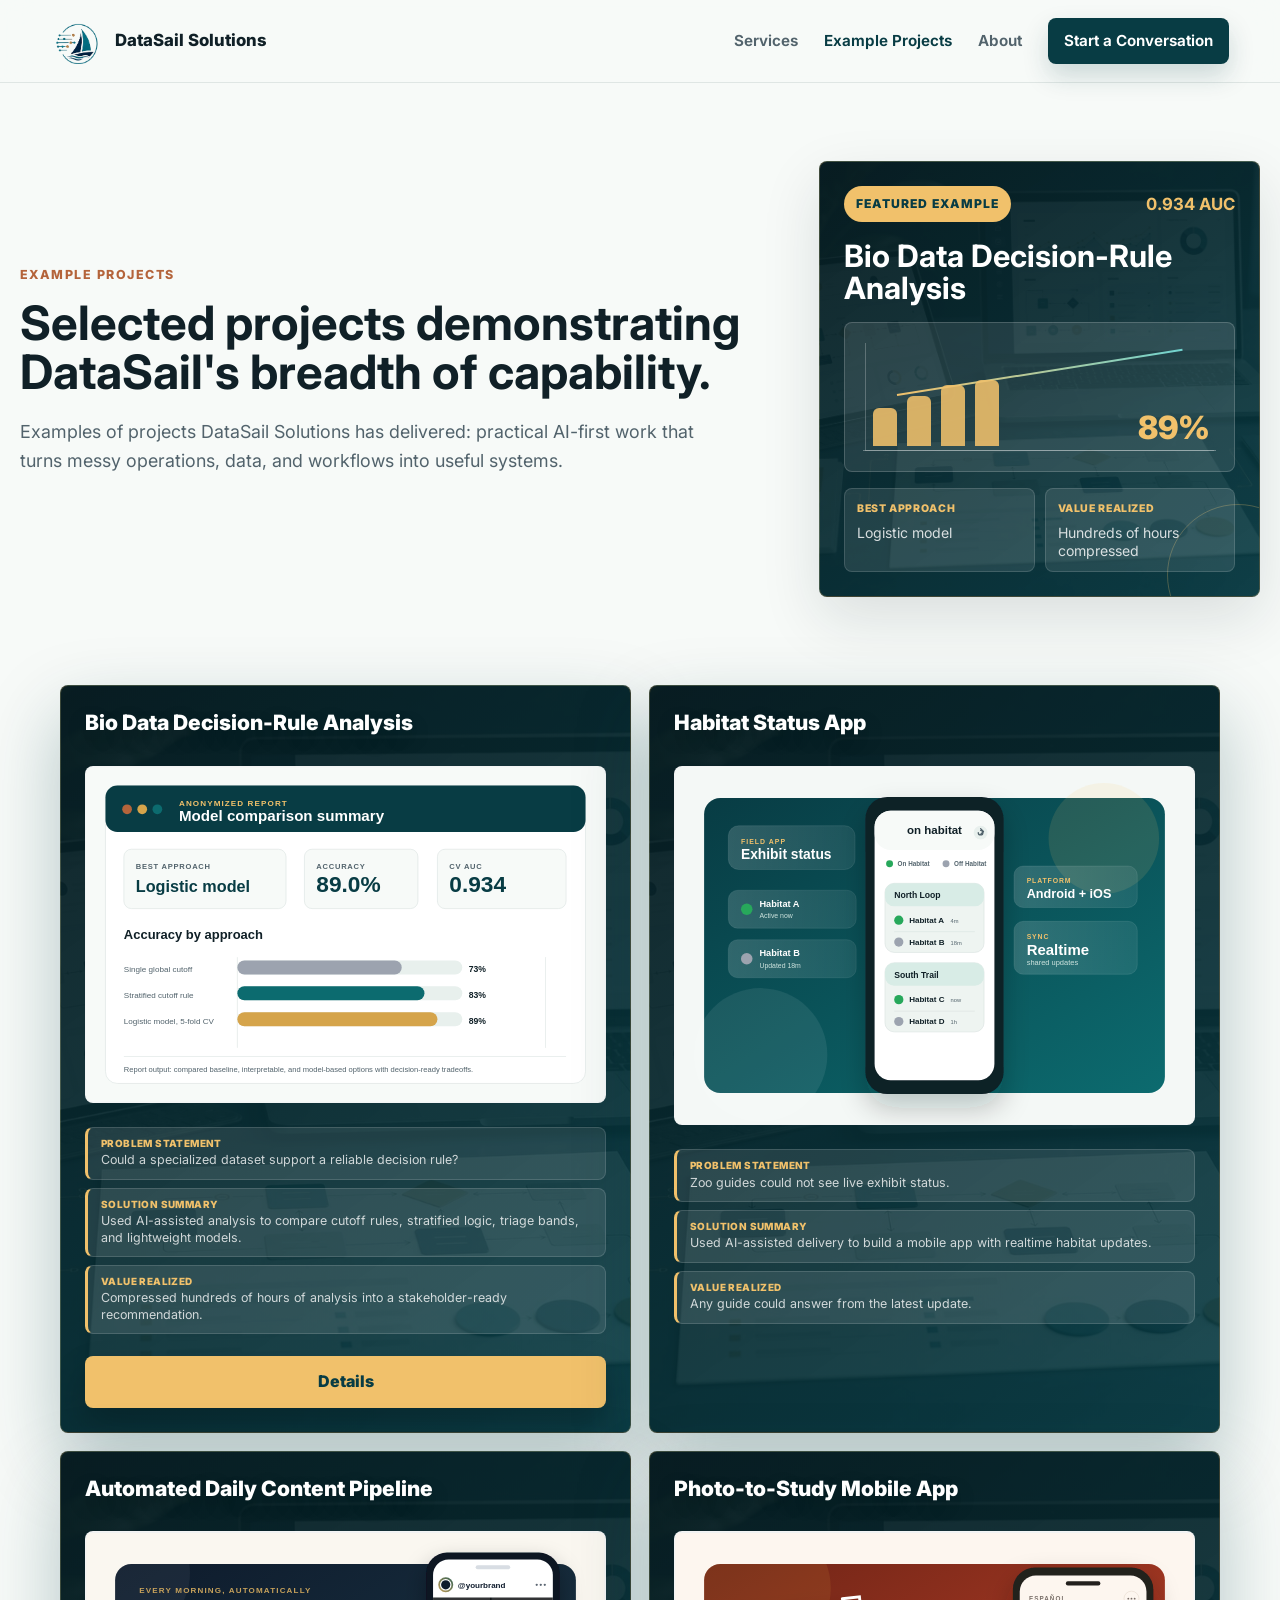
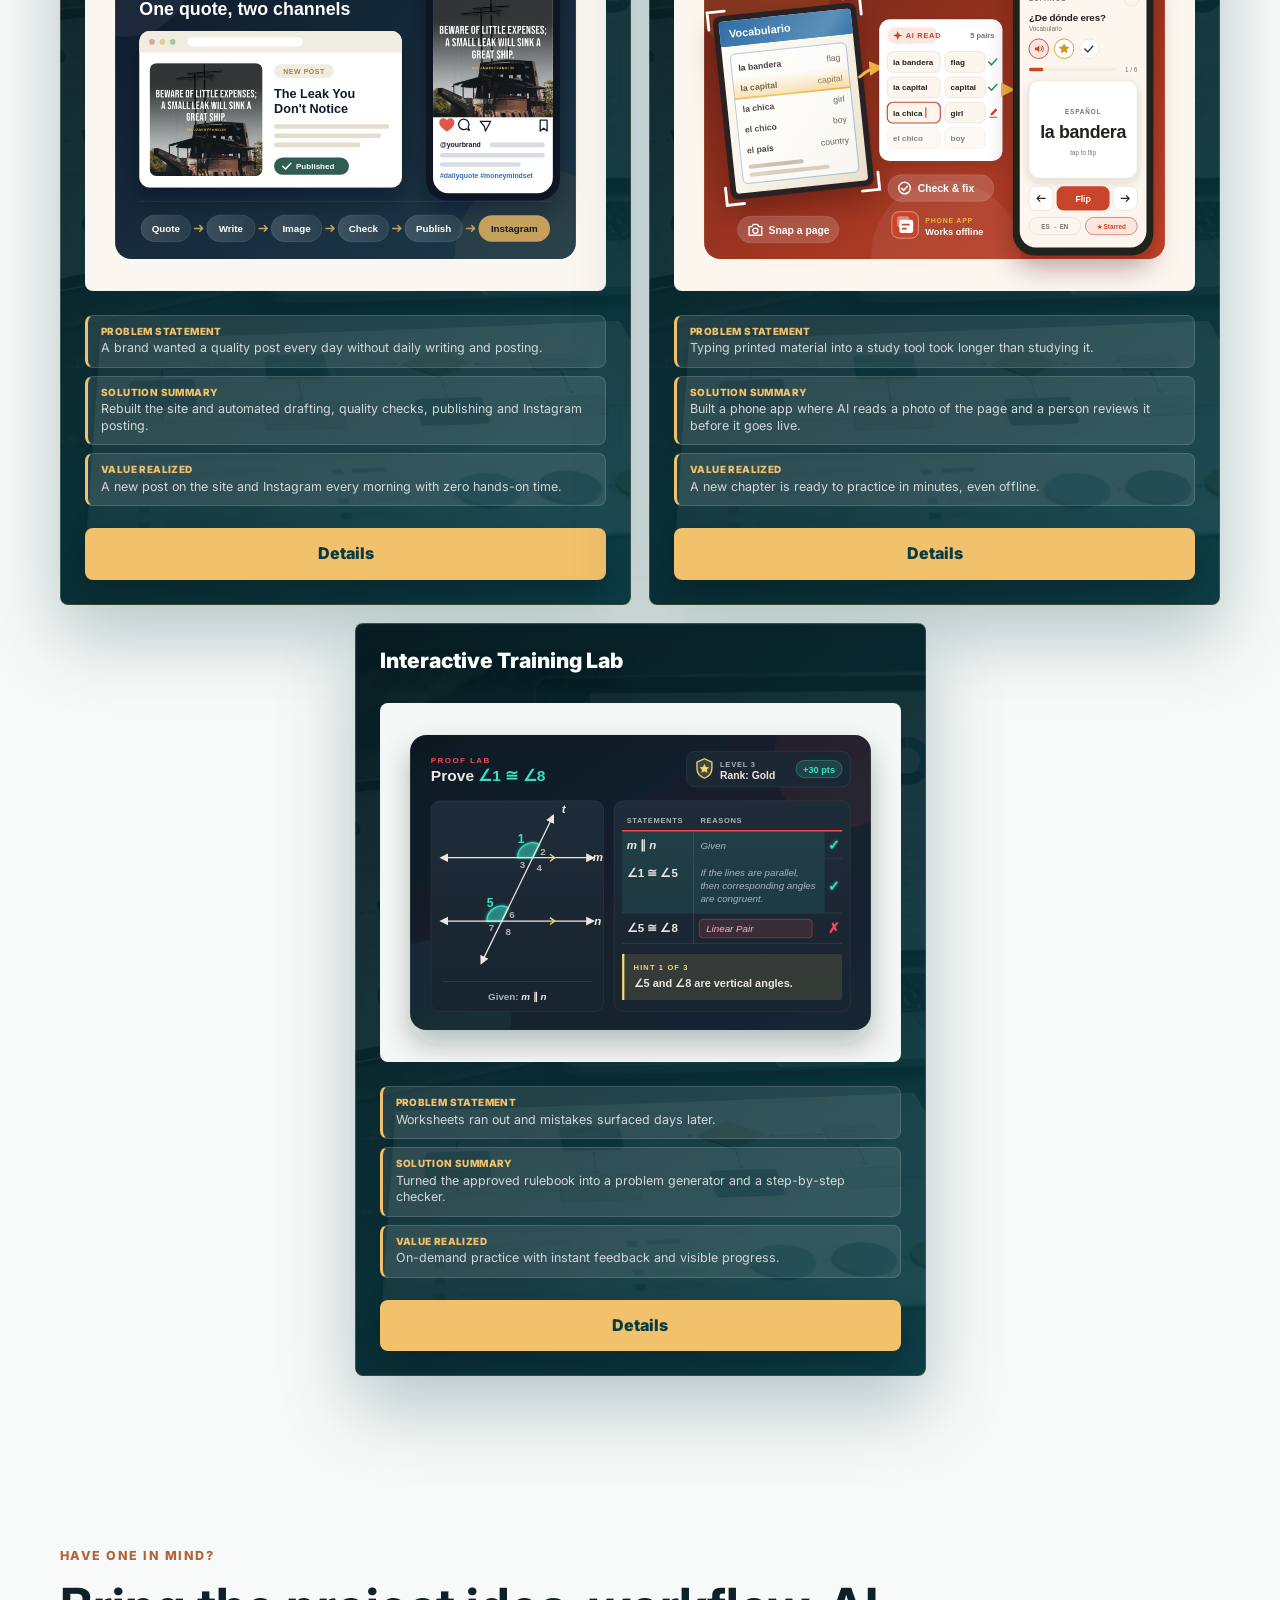
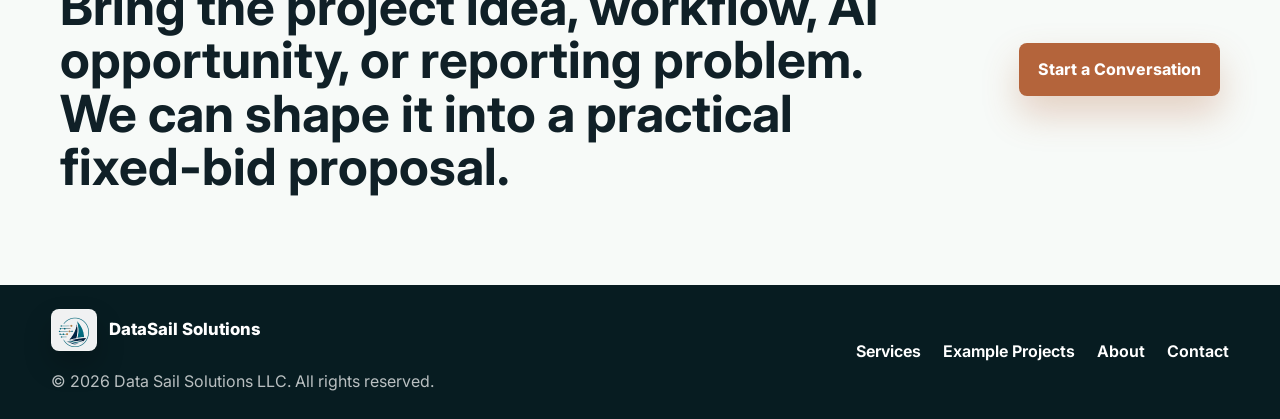
<file: projects.html>
<!DOCTYPE html>
<html lang="en">
<head>
  <meta charset="UTF-8">
  <meta name="viewport" content="width=device-width, initial-scale=1.0">
  <meta name="description" content="Example DataSail Solutions AI-first consulting projects across analytical reporting, workflow apps, dashboards, automation, and decision-support tools.">
  <title>AI-First Example Projects | Datasail Solutions</title>
  <link rel="preconnect" href="https://fonts.googleapis.com">
  <link rel="preconnect" href="https://fonts.gstatic.com" crossorigin>
  <link href="https://fonts.googleapis.com/css2?family=Inter:wght@400;500;600;700;800&display=swap" rel="stylesheet">
  <link rel="icon" type="image/png" sizes="32x32" href="assets/favicon-32.png">
  <link rel="apple-touch-icon" href="assets/apple-touch-icon.png">
  <link rel="stylesheet" href="css/styles.css?v=20261112-project-art">
</head>
<body>
  <header class="site-header">
    <a class="brand" href="index.html" aria-label="Datasail Solutions home">
      <img class="brand-mark-img" src="assets/datasail-mark-option-5.png" alt="">
      <span class="brand-name">DataSail Solutions</span>
    </a>
    <button class="nav-toggle" type="button" aria-expanded="false" aria-controls="site-nav">
      <span class="sr-only">Open navigation</span>
      <span></span>
      <span></span>
      <span></span>
    </button>
    <nav class="site-nav" id="site-nav">
      <a href="services.html">Services</a>
      <a aria-current="page" href="projects.html">Example Projects</a>
      <a href="about.html">About</a>
      <a class="nav-cta" href="contact.html">Start a Conversation</a>
    </nav>
  </header>

  <main>
    <section class="page-hero projects-hero">
      <div>
        <p class="eyebrow">Example projects</p>
        <h1>Selected projects demonstrating DataSail's breadth of capability.</h1>
        <p>Examples of projects DataSail Solutions has delivered: practical AI-first work that turns messy operations, data, and workflows into useful systems.</p>
      </div>
      <div class="projects-hero-board" aria-label="Featured example project preview">
        <div class="hero-board-header">
          <span class="hero-board-kicker">Featured example</span>
          <strong>0.934 AUC</strong>
        </div>
        <h2>Bio Data Decision-Rule Analysis</h2>
        <div class="hero-board-chart" aria-hidden="true">
          <div class="hero-board-line"></div>
          <div class="hero-board-bars">
            <span style="--bar: 52%"></span>
            <span style="--bar: 68%"></span>
            <span style="--bar: 83%"></span>
            <span style="--bar: 89%"></span>
          </div>
          <em>89%</em>
        </div>
        <dl class="hero-board-metrics">
          <div>
            <dt>Best approach</dt>
            <dd>Logistic model</dd>
          </div>
          <div>
            <dt>Value realized</dt>
            <dd>Hundreds of hours compressed</dd>
          </div>
        </dl>
      </div>
    </section>

    <section class="section project-preview-grid project-catalog">
      <article class="project-card project-card-live">
        <div class="project-card-top">
          <h3 class="project-card-title">Bio Data Decision-Rule Analysis</h3>
        </div>
        <div class="project-card-visual project-card-visual-image" aria-hidden="true">
          <img src="assets/report-snapshot-performance.svg?v=20260605-report-kpi-fit" alt="">
        </div>
        <dl class="project-card-proof">
          <div>
            <dt>Problem statement</dt>
            <dd>Could a specialized dataset support a reliable decision rule?</dd>
          </div>
          <div>
            <dt>Solution summary</dt>
            <dd>Used AI-assisted analysis to compare cutoff rules, stratified logic, triage bands, and lightweight models.</dd>
          </div>
          <div>
            <dt>Value realized</dt>
            <dd>Compressed hundreds of hours of analysis into a stakeholder-ready recommendation.</dd>
          </div>
        </dl>
        <a class="project-card-action" href="project-decision-support-analysis.html">Details</a>
      </article>
      <article class="project-card project-card-live project-card-app project-card-no-action">
        <div class="project-card-top">
          <h3 class="project-card-title">Habitat Status App</h3>
        </div>
        <div class="project-card-visual project-card-visual-image" aria-hidden="true">
          <img src="assets/project-on-habitat-app.svg?v=20260605-habitat-card-clean" alt="">
        </div>
        <dl class="project-card-proof">
          <div>
            <dt>Problem statement</dt>
            <dd>Zoo guides could not see live exhibit status.</dd>
          </div>
          <div>
            <dt>Solution summary</dt>
            <dd>Used AI-assisted delivery to build a mobile app with realtime habitat updates.</dd>
          </div>
          <div>
            <dt>Value realized</dt>
            <dd>Any guide could answer from the latest update.</dd>
          </div>
        </dl>
      </article>
      <article class="project-card project-card-live">
        <div class="project-card-top">
          <h3 class="project-card-title">Automated Daily Content Pipeline</h3>
        </div>
        <div class="project-card-visual project-card-visual-image" aria-hidden="true">
          <img src="assets/project-content-pipeline-card.svg?v=20261111" alt="">
        </div>
        <dl class="project-card-proof">
          <div>
            <dt>Problem statement</dt>
            <dd>A brand wanted a quality post every day without daily writing and posting.</dd>
          </div>
          <div>
            <dt>Solution summary</dt>
            <dd>Rebuilt the site and automated drafting, quality checks, publishing and Instagram posting.</dd>
          </div>
          <div>
            <dt>Value realized</dt>
            <dd>A new post on the site and Instagram every morning with zero hands-on time.</dd>
          </div>
        </dl>
        <a class="project-card-action" href="project-content-automation.html">Details</a>
      </article>
      <article class="project-card project-card-live">
        <div class="project-card-top">
          <h3 class="project-card-title">Photo-to-Study Mobile App</h3>
        </div>
        <div class="project-card-visual project-card-visual-image" aria-hidden="true">
          <img src="assets/project-photo-study-card.svg?v=20261111" alt="">
        </div>
        <dl class="project-card-proof">
          <div>
            <dt>Problem statement</dt>
            <dd>Typing printed material into a study tool took longer than studying it.</dd>
          </div>
          <div>
            <dt>Solution summary</dt>
            <dd>Built a phone app where AI reads a photo of the page and a person reviews it before it goes live.</dd>
          </div>
          <div>
            <dt>Value realized</dt>
            <dd>A new chapter is ready to practice in minutes, even offline.</dd>
          </div>
        </dl>
        <a class="project-card-action" href="project-photo-to-study-app.html">Details</a>
      </article>
      <article class="project-card project-card-live">
        <div class="project-card-top">
          <h3 class="project-card-title">Interactive Training Lab</h3>
        </div>
        <div class="project-card-visual project-card-visual-image" aria-hidden="true">
          <img src="assets/project-training-lab-card.svg?v=20261111" alt="">
        </div>
        <dl class="project-card-proof">
          <div>
            <dt>Problem statement</dt>
            <dd>Worksheets ran out and mistakes surfaced days later.</dd>
          </div>
          <div>
            <dt>Solution summary</dt>
            <dd>Turned the approved rulebook into a problem generator and a step-by-step checker.</dd>
          </div>
          <div>
            <dt>Value realized</dt>
            <dd>On-demand practice with instant feedback and visible progress.</dd>
          </div>
        </dl>
        <a class="project-card-action" href="project-interactive-training-lab.html">Details</a>
      </article>
    </section>

    <section class="section cta-band">
      <div>
        <p class="section-kicker">Have one in mind?</p>
        <h2>Bring the project idea, workflow, AI opportunity, or reporting problem. We can shape it into a practical fixed-bid proposal.</h2>
      </div>
      <a class="button primary" href="contact.html">Start a Conversation</a>
    </section>
  </main>

  <footer class="site-footer">
    <div>
      <a class="brand footer-brand" href="index.html">
        <span class="footer-mark-chip"><img class="brand-mark-img" src="assets/datasail-mark-option-5.png" alt=""></span>
        <span class="brand-name">DataSail Solutions</span>
      </a>
      <p>&copy; 2026 Data Sail Solutions LLC. All rights reserved.</p>
    </div>
    <div class="footer-links">
      <a href="services.html">Services</a>
      <a href="projects.html">Example Projects</a>
      <a href="about.html">About</a>
      <a href="contact.html">Contact</a>
    </div>
  </footer>

  <script src="js/main.js"></script>
</body>
</html>
</file>
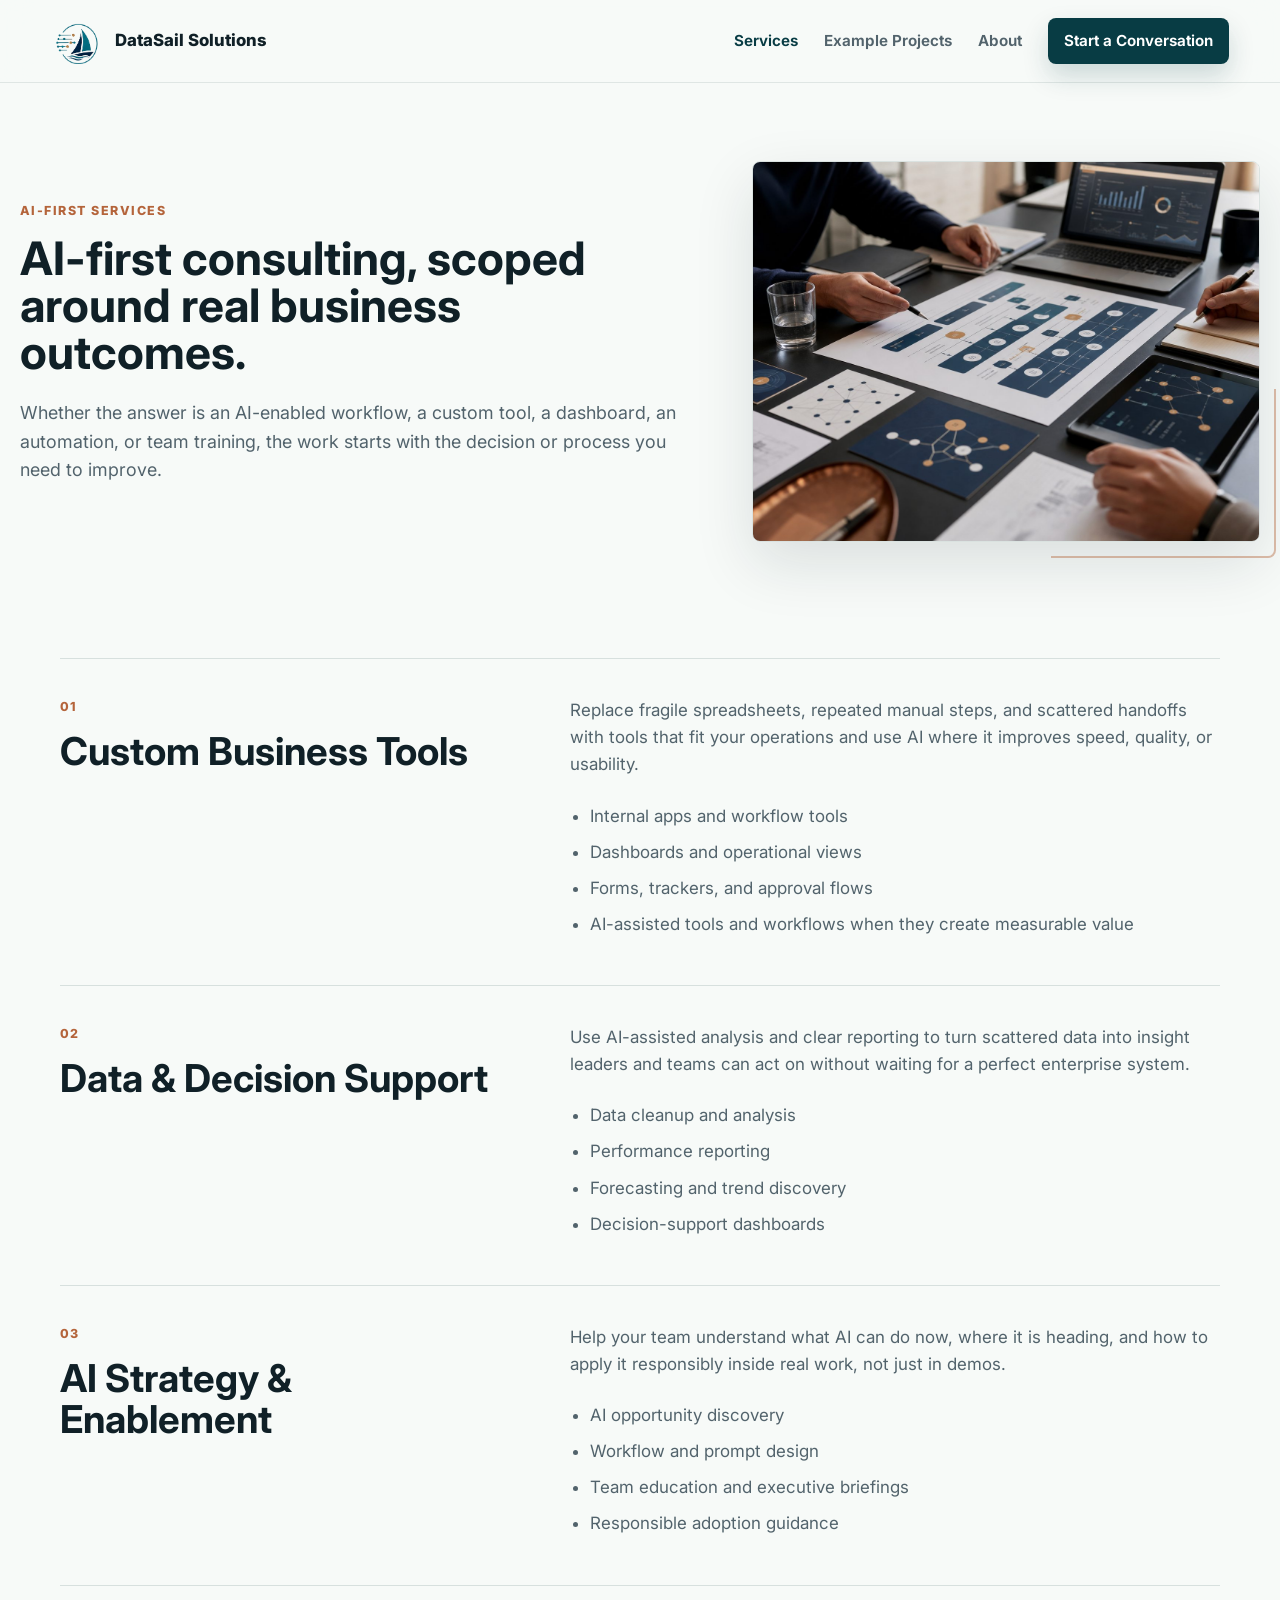
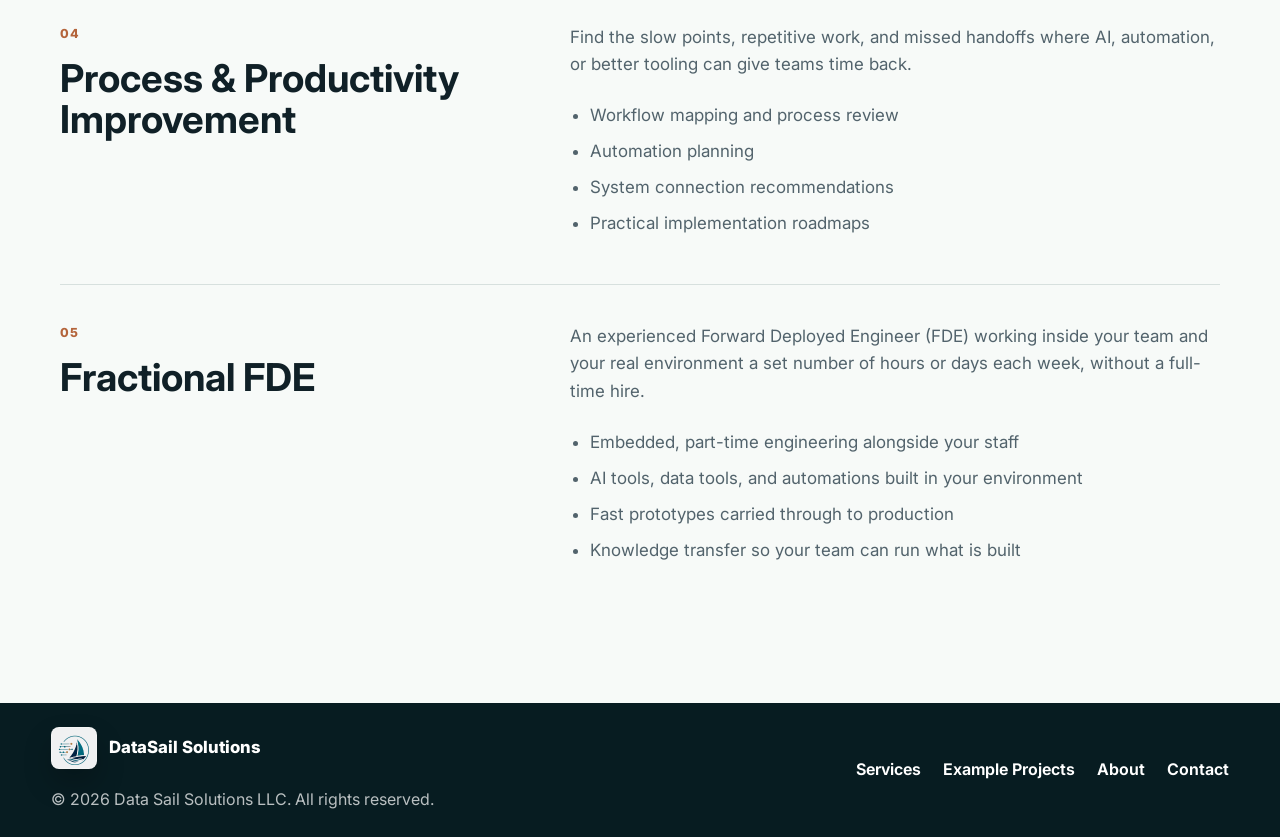
<file: services.html>
<!DOCTYPE html>
<html lang="en">
<head>
  <meta charset="UTF-8">
  <meta name="viewport" content="width=device-width, initial-scale=1.0">
  <meta name="description" content="Explore DataSail Solutions AI-first consulting services across custom business tools, data analysis, automation, AI strategy, and team enablement.">
  <title>AI-First Consulting Services | Datasail Solutions</title>
  <link rel="preconnect" href="https://fonts.googleapis.com">
  <link rel="preconnect" href="https://fonts.gstatic.com" crossorigin>
  <link href="https://fonts.googleapis.com/css2?family=Inter:wght@400;500;600;700;800&display=swap" rel="stylesheet">
  <link rel="icon" type="image/png" sizes="32x32" href="assets/favicon-32.png">
  <link rel="apple-touch-icon" href="assets/apple-touch-icon.png">
  <link rel="stylesheet" href="css/styles.css?v=20261021-fde">
</head>
<body>
  <header class="site-header">
    <a class="brand" href="index.html" aria-label="Datasail Solutions home">
      <img class="brand-mark-img" src="assets/datasail-mark-option-5.png" alt="">
      <span class="brand-name">DataSail Solutions</span>
    </a>
    <button class="nav-toggle" type="button" aria-expanded="false" aria-controls="site-nav">
      <span class="sr-only">Open navigation</span>
      <span></span>
      <span></span>
      <span></span>
    </button>
    <nav class="site-nav" id="site-nav">
      <a aria-current="page" href="services.html">Services</a>
      <a href="projects.html">Example Projects</a>
      <a href="about.html">About</a>
      <a class="nav-cta" href="contact.html">Start a Conversation</a>
    </nav>
  </header>

  <main>
    <section class="page-hero services-hero">
      <div>
        <p class="eyebrow">AI-first services</p>
        <h1>AI-first consulting, scoped around real business outcomes.</h1>
        <p>Whether the answer is an AI-enabled workflow, a custom tool, a dashboard, an automation, or team training, the work starts with the decision or process you need to improve.</p>
      </div>
      <figure>
        <img src="assets/ai-workshop.jpg" alt="Consulting workshop materials for AI strategy and workflow design">
      </figure>
    </section>

    <section class="section service-detail-list">
      <article class="detail-row">
        <div>
          <p class="section-kicker">01</p>
          <h2>Custom Business Tools</h2>
        </div>
        <div class="prose">
          <p>Replace fragile spreadsheets, repeated manual steps, and scattered handoffs with tools that fit your operations and use AI where it improves speed, quality, or usability.</p>
          <ul>
            <li>Internal apps and workflow tools</li>
            <li>Dashboards and operational views</li>
            <li>Forms, trackers, and approval flows</li>
            <li>AI-assisted tools and workflows when they create measurable value</li>
          </ul>
        </div>
      </article>

      <article class="detail-row">
        <div>
          <p class="section-kicker">02</p>
          <h2>Data & Decision Support</h2>
        </div>
        <div class="prose">
          <p>Use AI-assisted analysis and clear reporting to turn scattered data into insight leaders and teams can act on without waiting for a perfect enterprise system.</p>
          <ul>
            <li>Data cleanup and analysis</li>
            <li>Performance reporting</li>
            <li>Forecasting and trend discovery</li>
            <li>Decision-support dashboards</li>
          </ul>
        </div>
      </article>

      <article class="detail-row">
        <div>
          <p class="section-kicker">03</p>
          <h2>AI Strategy & Enablement</h2>
        </div>
        <div class="prose">
          <p>Help your team understand what AI can do now, where it is heading, and how to apply it responsibly inside real work, not just in demos.</p>
          <ul>
            <li>AI opportunity discovery</li>
            <li>Workflow and prompt design</li>
            <li>Team education and executive briefings</li>
            <li>Responsible adoption guidance</li>
          </ul>
        </div>
      </article>

      <article class="detail-row">
        <div>
          <p class="section-kicker">04</p>
          <h2>Process & Productivity Improvement</h2>
        </div>
        <div class="prose">
          <p>Find the slow points, repetitive work, and missed handoffs where AI, automation, or better tooling can give teams time back.</p>
          <ul>
            <li>Workflow mapping and process review</li>
            <li>Automation planning</li>
            <li>System connection recommendations</li>
            <li>Practical implementation roadmaps</li>
          </ul>
        </div>
      </article>

      <article class="detail-row">
        <div>
          <p class="section-kicker">05</p>
          <h2>Fractional FDE</h2>
        </div>
        <div class="prose">
          <p>An experienced Forward Deployed Engineer (FDE) working inside your team and your real environment a set number of hours or days each week, without a full-time hire.</p>
          <ul>
            <li>Embedded, part-time engineering alongside your staff</li>
            <li>AI tools, data tools, and automations built in your environment</li>
            <li>Fast prototypes carried through to production</li>
            <li>Knowledge transfer so your team can run what is built</li>
          </ul>
        </div>
      </article>
    </section>
  </main>

  <footer class="site-footer">
    <div>
      <a class="brand footer-brand" href="index.html">
        <span class="footer-mark-chip"><img class="brand-mark-img" src="assets/datasail-mark-option-5.png" alt=""></span>
        <span class="brand-name">DataSail Solutions</span>
      </a>
      <p>&copy; 2026 Data Sail Solutions LLC. All rights reserved.</p>
    </div>
    <div class="footer-links">
      <a href="services.html">Services</a>
      <a href="projects.html">Example Projects</a>
      <a href="about.html">About</a>
      <a href="contact.html">Contact</a>
    </div>
  </footer>

  <script src="js/main.js"></script>
</body>
</html>
</file>
<file: css/styles.css>
:root {
  --ink: #102027;
  --muted: #52636c;
  --line: #d7e0de;
  --paper: #f7faf8;
  --white: #ffffff;
  --teal: #0c6b6f;
  --teal-dark: #083c44;
  --copper: #b4643b;
  --gold: #d5a44b;
  --mist: #e8f0ed;
  --shadow: 0 22px 60px rgba(16, 32, 39, 0.12);
  --max: 1160px;
}

* {
  box-sizing: border-box;
}

html {
  scroll-behavior: smooth;
}

body {
  margin: 0;
  font-family: "Inter", Arial, sans-serif;
  color: var(--ink);
  background: var(--paper);
  line-height: 1.6;
}

a {
  color: inherit;
  text-decoration: none;
}

img {
  max-width: 100%;
  display: block;
}

@keyframes fade-up {
  from {
    opacity: 0;
    transform: translateY(18px);
  }

  to {
    opacity: 1;
    transform: translateY(0);
  }
}

@keyframes soft-pulse {
  0%,
  100% {
    box-shadow: 0 0 0 0 rgba(241, 193, 107, 0);
  }

  50% {
    box-shadow: 0 0 0 8px rgba(241, 193, 107, 0.12);
  }
}

@keyframes model-step {
  0%,
  14% {
    background: rgba(7, 28, 33, 0.52);
    border-color: rgba(255, 255, 255, 0.14);
    transform: translateX(0);
  }

  20%,
  34% {
    background: rgba(241, 193, 107, 0.24);
    border-color: rgba(241, 193, 107, 0.62);
    transform: translateX(6px);
  }

  42%,
  100% {
    background: rgba(7, 28, 33, 0.52);
    border-color: rgba(255, 255, 255, 0.14);
    transform: translateX(0);
  }
}

@keyframes value-sweep {
  0% {
    transform: translateX(-110%);
    opacity: 0;
  }

  18%,
  78% {
    opacity: 1;
  }

  100% {
    transform: translateX(110%);
    opacity: 0;
  }
}

@keyframes connector-flow {
  0% {
    background-position: 0 0;
  }

  100% {
    background-position: 42px 0;
  }
}

@keyframes loop-card-glow {
  0%,
  100% {
    border-color: rgba(255, 255, 255, 0.14);
    background: rgba(255, 255, 255, 0.08);
  }

  50% {
    border-color: rgba(241, 193, 107, 0.58);
    background: rgba(241, 193, 107, 0.12);
  }
}

.hero-animate {
  animation: fade-up 0.7s ease both;
}

.hero-animate:nth-child(2) {
  animation-delay: 0.12s;
}

.reveal {
  opacity: 0;
  transform: translateY(18px);
  transition:
    opacity 0.55s ease,
    transform 0.55s ease;
}

.reveal.is-visible {
  opacity: 1;
  transform: translateY(0);
}

.service-card,
.values-grid article,
.contact-panel,
.contact-notes,
.pricing-value-strip article,
.map-node,
.pricing-statement,
.pricing-callout,
.pricing-detail-grid article {
  transition:
    transform 0.2s ease,
    box-shadow 0.2s ease,
    border-color 0.2s ease;
}

.service-card:hover,
.values-grid article:hover,
.contact-panel:hover,
.contact-notes:hover,
.pricing-value-strip article:hover,
.map-node:hover,
.pricing-statement:hover,
.pricing-callout:hover,
.pricing-detail-grid article:hover {
  transform: translateY(-3px);
  border-color: rgba(12, 107, 111, 0.28);
  box-shadow: 0 18px 44px rgba(16, 32, 39, 0.1);
}

.sr-only {
  position: absolute;
  width: 1px;
  height: 1px;
  padding: 0;
  margin: -1px;
  overflow: hidden;
  clip: rect(0, 0, 0, 0);
  white-space: nowrap;
  border: 0;
}

.site-header {
  position: sticky;
  top: 0;
  z-index: 20;
  display: flex;
  align-items: center;
  justify-content: space-between;
  gap: 24px;
  padding: 18px clamp(20px, 4vw, 56px);
  background: rgba(247, 250, 248, 0.9);
  border-bottom: 1px solid rgba(215, 224, 222, 0.75);
  backdrop-filter: blur(16px);
}

.brand {
  display: inline-flex;
  align-items: center;
  gap: 12px;
  flex: 0 0 auto;
  min-width: 0;
}

.brand-mark-img {
  width: 52px;
  height: 46px;
  object-fit: contain;
  flex: 0 0 auto;
}

.brand-name {
  color: var(--ink);
  font-size: 1.05rem;
  font-weight: 800;
  letter-spacing: 0;
  line-height: 1.05;
  white-space: nowrap;
}

.site-nav {
  display: flex;
  align-items: center;
  gap: 26px;
  color: var(--muted);
  font-size: 0.95rem;
  font-weight: 650;
}

.site-nav a {
  transition: color 0.2s ease;
}

.site-nav a:hover,
.site-nav a[aria-current="page"] {
  color: var(--teal-dark);
}

.nav-cta {
  color: var(--white) !important;
  background: var(--teal-dark);
  padding: 11px 16px;
  border-radius: 8px;
  box-shadow: 0 12px 26px rgba(8, 60, 68, 0.18);
}

.nav-toggle {
  display: none;
  width: 44px;
  height: 44px;
  border: 1px solid var(--line);
  border-radius: 8px;
  background: var(--white);
  padding: 10px;
}

.nav-toggle span:not(.sr-only) {
  display: block;
  height: 2px;
  margin: 5px 0;
  background: var(--ink);
}

.hero {
  position: relative;
  min-height: min(700px, calc(100svh - 82px));
  display: grid;
  align-items: center;
  overflow: hidden;
  color: var(--white);
  background: #08272d;
}

.hero-bg {
  position: absolute;
  inset: 0;
  background:
    linear-gradient(90deg, rgba(8, 39, 45, 0.96), rgba(8, 39, 45, 0.78) 44%, rgba(8, 39, 45, 0.28)),
    linear-gradient(135deg, rgba(12, 107, 111, 0.38), rgba(180, 100, 59, 0.2)),
    url("../assets/consulting-hero.jpg");
  background-size: cover;
  background-position: center;
}

.hero-content {
  position: relative;
  width: min(var(--max), calc(100% - 40px));
  margin: 0 auto;
  padding: 82px 0 86px;
}

.eyebrow,
.section-kicker {
  margin: 0 0 14px;
  color: var(--copper);
  font-size: 0.78rem;
  font-weight: 800;
  letter-spacing: 0.12em;
  text-transform: uppercase;
}

.hero .eyebrow {
  color: #f1c16b;
}

h1,
h2,
h3,
p {
  margin-top: 0;
}

h1 {
  max-width: 1050px;
  margin-bottom: 22px;
  font-size: clamp(2.8rem, 4.8vw, 5rem);
  line-height: 1;
  letter-spacing: 0;
}

.hero-lede {
  max-width: 680px;
  color: rgba(255, 255, 255, 0.82);
  font-size: clamp(1.05rem, 1.45vw, 1.22rem);
}

.hero-actions {
  display: flex;
  flex-wrap: wrap;
  gap: 14px;
  margin-top: 26px;
}

.button {
  display: inline-flex;
  align-items: center;
  justify-content: center;
  min-height: 48px;
  padding: 13px 18px;
  border: 1px solid transparent;
  border-radius: 8px;
  font-weight: 750;
}

.button.primary {
  color: var(--white);
  background: var(--copper);
  box-shadow: 0 18px 36px rgba(180, 100, 59, 0.28);
}

.button.secondary {
  color: var(--white);
  border-color: rgba(255, 255, 255, 0.38);
  background: rgba(255, 255, 255, 0.08);
}

.trust-strip {
  display: flex;
  flex-wrap: wrap;
  gap: 10px;
  margin-top: 34px;
}

.trust-strip span {
  color: rgba(255, 255, 255, 0.82);
  border: 1px solid rgba(255, 255, 255, 0.22);
  background: rgba(255, 255, 255, 0.08);
  border-radius: 999px;
  padding: 8px 12px;
  font-size: 0.9rem;
  font-weight: 650;
}

.section {
  width: min(var(--max), calc(100% - 40px));
  margin: 0 auto;
  padding: 92px 0;
}

.split {
  display: grid;
  grid-template-columns: minmax(0, 0.9fr) minmax(0, 1.1fr);
  gap: clamp(34px, 6vw, 82px);
}

.align-center {
  align-items: center;
}

.intro h2,
.section-heading h2,
.dark-band h2,
.cta-band h2,
.page-hero h1,
.detail-row h2,
.about-story h2 {
  font-size: clamp(2rem, 4vw, 4rem);
  line-height: 1.04;
  letter-spacing: 0;
}

.prose {
  color: var(--muted);
  font-size: 1.06rem;
}

.prose p:last-child {
  margin-bottom: 0;
}

.visual-feature {
  display: grid;
  grid-template-columns: minmax(0, 1.08fr) minmax(0, 0.92fr);
  align-items: center;
  gap: clamp(30px, 5vw, 72px);
  padding-top: 30px;
}

.feature-image,
.image-band {
  margin: 0 auto;
}

.feature-image img,
.image-band img {
  width: 100%;
  border: 1px solid rgba(215, 224, 222, 0.9);
  border-radius: 8px;
  box-shadow: var(--shadow);
}

.feature-image {
  position: relative;
}

.feature-image::after {
  content: "";
  position: absolute;
  right: -18px;
  bottom: -18px;
  width: 42%;
  height: 42%;
  border-right: 2px solid rgba(180, 100, 59, 0.45);
  border-bottom: 2px solid rgba(180, 100, 59, 0.45);
  border-radius: 0 0 8px 0;
  pointer-events: none;
}

.feature-copy h2 {
  margin-bottom: 20px;
  font-size: clamp(2rem, 4vw, 3.7rem);
  line-height: 1.05;
}

.feature-copy p:not(.section-kicker) {
  color: var(--muted);
  font-size: 1.06rem;
}

.mini-metrics {
  display: flex;
  flex-wrap: wrap;
  gap: 10px;
  margin-top: 28px;
}

.mini-metrics span {
  color: var(--teal-dark);
  background: var(--mist);
  border: 1px solid var(--line);
  border-radius: 999px;
  padding: 8px 12px;
  font-size: 0.9rem;
  font-weight: 750;
}

.section-heading {
  max-width: 760px;
  margin-bottom: 36px;
}

.card-grid {
  display: grid;
  grid-template-columns: repeat(5, minmax(0, 1fr));
  gap: 18px;
}

.service-card {
  min-height: 310px;
  padding: 26px;
  background: var(--white);
  border: 1px solid var(--line);
  border-radius: 8px;
  box-shadow: 0 12px 34px rgba(16, 32, 39, 0.06);
}

.card-icon {
  display: inline-grid;
  place-items: center;
  width: 44px;
  height: 36px;
  margin-bottom: 32px;
  color: var(--teal-dark);
  background: var(--mist);
  border-radius: 8px;
  font-weight: 800;
}

.service-card h3,
.values-grid h3 {
  margin-bottom: 12px;
  font-size: 1.25rem;
  line-height: 1.2;
}

.service-card p,
.values-grid p {
  color: var(--muted);
}

.dark-band {
  width: 100%;
  max-width: none;
  padding: 88px clamp(20px, 4vw, 56px);
  color: var(--white);
  background: var(--teal-dark);
}

.dark-band > .split {
  width: min(var(--max), 100%);
  margin: 0 auto;
}

.dark-band .section-kicker {
  color: #f1c16b;
}

.process-list {
  display: grid;
  gap: 18px;
}

.process-list div {
  padding: 22px;
  border: 1px solid rgba(255, 255, 255, 0.16);
  border-radius: 8px;
  background: rgba(255, 255, 255, 0.06);
}

.process-list span {
  display: block;
  margin-bottom: 6px;
  color: #f1c16b;
  font-weight: 800;
}

.process-list p {
  margin-bottom: 0;
  color: rgba(255, 255, 255, 0.76);
}

.cta-band {
  display: flex;
  align-items: center;
  justify-content: space-between;
  gap: 32px;
  padding-top: 78px;
}

.cta-band h2 {
  max-width: 820px;
  margin-bottom: 0;
}

.page-hero {
  width: min(var(--max), calc(100% - 40px));
  margin: 0 auto;
  padding: 110px 0 70px;
}

.page-hero h1 {
  max-width: 950px;
  margin-bottom: 22px;
}

.page-hero p:not(.eyebrow) {
  max-width: 770px;
  color: var(--muted);
  font-size: 1.2rem;
}

.services-hero {
  width: min(1320px, calc(100% - 40px));
  display: grid;
  grid-template-columns: minmax(0, 1fr) minmax(400px, 0.76fr);
  align-items: center;
  gap: clamp(34px, 5vw, 68px);
  padding-top: 78px;
  padding-bottom: 62px;
}

.services-hero h1 {
  max-width: 760px;
  font-size: clamp(2.7rem, 3.6vw, 4.15rem);
  line-height: 1.03;
}

.services-hero p:not(.eyebrow) {
  max-width: 680px;
  font-size: clamp(1.05rem, 1.4vw, 1.18rem);
}

.services-hero figure {
  position: relative;
  margin: 0;
}

.services-hero figure::after {
  content: "";
  position: absolute;
  right: -16px;
  bottom: -16px;
  width: 44%;
  height: 44%;
  border-right: 2px solid rgba(180, 100, 59, 0.42);
  border-bottom: 2px solid rgba(180, 100, 59, 0.42);
  border-radius: 0 0 8px 0;
  pointer-events: none;
}

.services-hero img {
  width: 100%;
  aspect-ratio: 4 / 3;
  object-fit: cover;
  border: 1px solid rgba(215, 224, 222, 0.9);
  border-radius: 8px;
  box-shadow: var(--shadow);
}

.service-detail-list {
  padding-top: 54px;
}

.service-detail-list .detail-row h2 {
  max-width: 520px;
  font-size: clamp(1.9rem, 3vw, 3.2rem);
  line-height: 1.08;
}

.service-detail-list .detail-row {
  padding: 38px 0;
}

.pricing-hero {
  position: relative;
  width: 100%;
  min-height: min(520px, calc(100svh - 82px));
  display: grid;
  align-items: center;
  overflow: hidden;
  color: var(--white);
  background:
    linear-gradient(90deg, rgba(7, 28, 33, 0.96), rgba(8, 60, 68, 0.78) 48%, rgba(8, 60, 68, 0.38)),
    linear-gradient(135deg, rgba(180, 100, 59, 0.22), rgba(12, 107, 111, 0.18)),
    url("../assets/pricing-value.jpg");
  background-size: cover;
  background-position: center;
}

.pricing-hero-inner {
  width: min(1180px, calc(100% - 64px));
  margin: 0 auto;
  display: grid;
  grid-template-columns: minmax(0, 0.95fr) minmax(310px, 0.55fr);
  align-items: center;
  gap: clamp(34px, 6vw, 78px);
  padding: 56px 0 60px;
}

.pricing-hero h1 {
  max-width: 900px;
  color: var(--white);
  font-size: clamp(2.85rem, 4vw, 4.2rem);
  line-height: 1;
}

.pricing-hero-copy > p:not(.eyebrow) {
  max-width: 700px;
  color: rgba(255, 255, 255, 0.82);
  font-size: clamp(1.05rem, 1.45vw, 1.22rem);
}

.pricing-hero .eyebrow {
  color: #f1c16b;
}

.pricing-hero-points {
  display: flex;
  flex-wrap: wrap;
  gap: 10px;
  margin-top: 24px;
}

.pricing-hero-points span {
  color: rgba(255, 255, 255, 0.9);
  background: rgba(255, 255, 255, 0.1);
  border: 1px solid rgba(255, 255, 255, 0.2);
  border-radius: 999px;
  padding: 8px 12px;
  font-size: 0.9rem;
  font-weight: 750;
}

.pricing-hero-panel {
  position: relative;
  padding: 24px;
  background: rgba(255, 255, 255, 0.1);
  border: 1px solid rgba(255, 255, 255, 0.22);
  border-radius: 8px;
  box-shadow: 0 28px 70px rgba(0, 0, 0, 0.24);
  backdrop-filter: blur(18px);
  overflow: hidden;
}

.pricing-hero-panel::after {
  content: "";
  position: absolute;
  left: 0;
  right: 0;
  bottom: 0;
  height: 3px;
  background: linear-gradient(90deg, transparent, #f1c16b, transparent);
  animation: value-sweep 3.6s ease-in-out infinite;
}

.pricing-hero-panel > span {
  display: inline-flex;
  margin-bottom: 28px;
  color: var(--teal-dark);
  background: #f1c16b;
  border-radius: 999px;
  padding: 8px 12px;
  font-size: 0.78rem;
  font-weight: 800;
  letter-spacing: 0.08em;
  text-transform: uppercase;
  animation: soft-pulse 2.8s ease-in-out infinite;
}

.hero-equation {
  display: grid;
  gap: 10px;
}

.hero-equation strong {
  display: block;
  padding: 14px 16px;
  color: var(--white);
  background: rgba(7, 28, 33, 0.52);
  border: 1px solid rgba(255, 255, 255, 0.14);
  border-radius: 8px;
  font-size: 1.18rem;
  animation: model-step 4.8s ease-in-out infinite;
  animation-delay: calc(var(--step) * 0.55s);
}

.hero-equation b {
  color: #f1c16b;
  font-size: 1.2rem;
  line-height: 1;
  animation: soft-pulse 2.4s ease-in-out infinite;
}

.pricing-hero-panel p {
  margin: 24px 0 0;
  color: rgba(255, 255, 255, 0.78);
  font-weight: 650;
}

.pricing-principles {
  display: grid;
  grid-template-columns: minmax(0, 1.25fr) minmax(280px, 0.75fr);
  align-items: stretch;
  gap: 24px;
  padding-top: 26px;
}

.pricing-page .section {
  width: min(1120px, calc(100% - 64px));
  padding-top: 44px;
  padding-bottom: 44px;
}

.pricing-page .pricing-principles {
  padding-top: 42px;
}

.pricing-page .cta-band {
  padding-top: 42px;
  padding-bottom: 42px;
}

.pricing-page .cta-band h2 {
  max-width: 900px;
  font-size: clamp(1.85rem, 2.6vw, 2.9rem);
}

.pricing-statement,
.pricing-callout,
.pricing-detail-grid article {
  background: var(--white);
  border: 1px solid var(--line);
  border-radius: 8px;
  box-shadow: 0 14px 38px rgba(16, 32, 39, 0.06);
}

.pricing-statement {
  padding: clamp(30px, 5vw, 54px);
}

.pricing-statement h2,
.pricing-detail-grid h2 {
  margin-bottom: 18px;
  font-size: clamp(1.9rem, 3.5vw, 3.4rem);
  line-height: 1.05;
}

.pricing-statement p:not(.section-kicker),
.pricing-detail-grid p,
.pricing-detail-grid li {
  color: var(--muted);
}

.pricing-equation {
  display: flex;
  flex-wrap: wrap;
  align-items: center;
  gap: 10px;
  margin-top: 30px;
}

.pricing-equation span {
  color: var(--teal-dark);
  background: var(--mist);
  border: 1px solid var(--line);
  border-radius: 999px;
  padding: 8px 12px;
  font-size: 0.88rem;
  font-weight: 750;
}

.pricing-equation strong {
  color: var(--copper);
  font-size: 1rem;
  line-height: 1;
}

.pricing-callout {
  display: flex;
  flex-direction: column;
  justify-content: flex-end;
  padding: 28px;
  color: var(--white);
  background:
    linear-gradient(135deg, rgba(8, 60, 68, 0.94), rgba(13, 85, 91, 0.9)),
    url("../assets/ai-workshop.jpg");
  background-size: cover;
  background-position: center;
  overflow: hidden;
}

.pricing-callout span {
  display: inline-flex;
  align-self: flex-start;
  margin-bottom: 16px;
  color: var(--teal-dark);
  background: #f1c16b;
  border-radius: 999px;
  padding: 8px 12px;
  font-size: 0.8rem;
  font-weight: 800;
  text-transform: uppercase;
}

.pricing-callout p {
  margin-bottom: 0;
  color: rgba(255, 255, 255, 0.82);
  font-weight: 550;
}

.pricing-showcase {
  display: grid;
  grid-template-columns: minmax(0, 0.95fr) minmax(0, 1.05fr);
  align-items: center;
  gap: clamp(30px, 5vw, 70px);
  padding-top: 18px;
}

.pricing-showcase figure {
  margin: 0;
}

.pricing-showcase img {
  width: 100%;
  aspect-ratio: 16 / 11;
  object-fit: cover;
  border: 1px solid rgba(215, 224, 222, 0.9);
  border-radius: 8px;
  box-shadow: var(--shadow);
}

.pricing-showcase h2 {
  margin-bottom: 20px;
  font-size: clamp(2rem, 4vw, 3.8rem);
  line-height: 1.05;
}

.pricing-showcase p:not(.section-kicker) {
  color: var(--muted);
  font-size: 1.06rem;
}

.pricing-value-strip {
  display: grid;
  grid-template-columns: repeat(3, minmax(0, 1fr));
  gap: 18px;
  padding-top: 18px;
  padding-bottom: 34px;
}

.pricing-value-strip article {
  position: relative;
  min-height: 230px;
  padding: 28px;
  background: var(--white);
  border: 1px solid var(--line);
  border-radius: 8px;
  box-shadow: 0 12px 34px rgba(16, 32, 39, 0.06);
  overflow: hidden;
}

.pricing-value-strip article::after {
  content: "";
  position: absolute;
  right: -54px;
  bottom: -54px;
  width: 132px;
  height: 132px;
  border: 1px solid rgba(12, 107, 111, 0.22);
  border-radius: 50%;
}

.pricing-value-strip span {
  display: inline-grid;
  place-items: center;
  width: 44px;
  height: 36px;
  margin-bottom: 30px;
  color: var(--teal-dark);
  background: var(--mist);
  border-radius: 8px;
  font-weight: 800;
}

.pricing-value-strip h3 {
  margin-bottom: 10px;
  font-size: 1.22rem;
  line-height: 1.2;
}

.pricing-value-strip p {
  margin-bottom: 0;
  color: var(--muted);
}

.pricing-flow-section {
  padding-top: 50px;
}

.loop-focus {
  position: relative;
  display: grid;
  grid-template-columns: minmax(0, 1fr) auto minmax(0, 1fr) auto minmax(0, 1fr);
  align-items: center;
  gap: 14px;
  margin-bottom: 28px;
  padding: 24px;
  color: var(--white);
  background: linear-gradient(135deg, var(--teal-dark), #0d555b);
  border-radius: 8px;
  box-shadow: var(--shadow);
  overflow: hidden;
}

.loop-focus::before {
  content: "";
  position: absolute;
  left: 24px;
  right: 24px;
  top: 50%;
  height: 2px;
  background-image: linear-gradient(90deg, rgba(241, 193, 107, 0.16) 0 45%, rgba(241, 193, 107, 0.82) 45% 55%, rgba(241, 193, 107, 0.16) 55% 100%);
  background-size: 42px 2px;
  animation: connector-flow 1.8s linear infinite;
  opacity: 0.55;
}

.loop-focus article {
  position: relative;
  z-index: 1;
  min-height: 142px;
  padding: 20px;
  background: rgba(255, 255, 255, 0.08);
  border: 1px solid rgba(255, 255, 255, 0.14);
  border-radius: 8px;
  animation: loop-card-glow 4.2s ease-in-out infinite;
}

.loop-focus article:nth-of-type(2) {
  animation-delay: 0.6s;
}

.loop-focus article:nth-of-type(3) {
  animation-delay: 1.2s;
}

.loop-focus span {
  display: block;
  margin-bottom: 10px;
  color: #f1c16b;
  font-weight: 800;
}

.loop-focus p {
  margin-bottom: 0;
  color: rgba(255, 255, 255, 0.76);
  font-size: 0.95rem;
}

.loop-focus strong {
  color: #f1c16b;
  font-size: 1.5rem;
  animation: soft-pulse 3s ease-in-out infinite;
}

.loop-focus strong:nth-of-type(2) {
  animation-delay: 0.45s;
}

.pricing-map {
  position: relative;
  display: grid;
  grid-template-columns: repeat(3, minmax(0, 1fr));
  align-items: start;
  gap: 20px;
  padding: 28px;
  background:
    linear-gradient(135deg, rgba(232, 240, 237, 0.72), rgba(255, 255, 255, 0.76)),
    url("../assets/pricing-value.jpg");
  background-size: cover;
  background-position: center;
  border: 1px solid var(--line);
  border-radius: 8px;
  box-shadow: var(--shadow);
  overflow: hidden;
}

.pricing-map::before {
  content: "";
  position: absolute;
  inset: 0;
  background: rgba(247, 250, 248, 0.84);
}

.map-spine {
  position: absolute;
  left: 7%;
  right: 7%;
  top: 156px;
  height: 2px;
  background: linear-gradient(90deg, transparent, rgba(180, 100, 59, 0.6), transparent);
}

.map-node {
  position: relative;
  z-index: 1;
  min-height: 220px;
  padding: 24px;
  background: var(--white);
  border: 1px solid var(--line);
  border-radius: 8px;
  box-shadow: 0 12px 34px rgba(16, 32, 39, 0.06);
}

.map-node-primary {
  background: var(--teal-dark);
  border-color: rgba(255, 255, 255, 0.12);
}

.map-node span {
  display: inline-grid;
  place-items: center;
  width: 44px;
  height: 36px;
  margin-bottom: 28px;
  color: var(--teal-dark);
  background: var(--mist);
  border-radius: 8px;
  font-weight: 800;
}

.map-node-primary span,
.support-card span {
  color: var(--teal-dark);
  background: #f1c16b;
}

.map-node h3 {
  margin-bottom: 10px;
  font-size: 1.2rem;
  line-height: 1.2;
}

.map-node p {
  margin-bottom: 0;
  color: var(--muted);
  font-size: 0.96rem;
}

.map-node-primary h3,
.support-card h3 {
  color: var(--white);
}

.map-node-primary p,
.support-card p {
  color: rgba(255, 255, 255, 0.76);
}

.map-loop {
  position: relative;
  z-index: 1;
  grid-column: span 2;
  display: grid;
  grid-template-columns: repeat(2, minmax(0, 1fr));
  gap: 20px;
  padding: 20px;
  border: 1px solid rgba(180, 100, 59, 0.38);
  border-radius: 8px;
  background: rgba(255, 251, 247, 0.86);
}

.loop-start,
.loop-end {
  border-color: rgba(180, 100, 59, 0.38);
  background: linear-gradient(180deg, #fff, #fbf7f3);
}

.loop-start::before,
.loop-end::before {
  content: "Iterate";
  position: absolute;
  right: 18px;
  top: 18px;
  color: var(--copper);
  font-size: 0.72rem;
  font-weight: 800;
  letter-spacing: 0.1em;
  text-transform: uppercase;
}

.map-loop .loop-start::before,
.map-loop .loop-end::before {
  display: none;
}

.loop-badge {
  position: absolute;
  left: 50%;
  top: 18px;
  z-index: 2;
  transform: translateX(-50%);
  color: var(--white);
  background: var(--copper);
  border-radius: 999px;
  padding: 7px 11px;
  font-size: 0.72rem;
  font-weight: 800;
  letter-spacing: 0.06em;
  text-align: center;
  text-transform: uppercase;
  white-space: nowrap;
}

.support-card {
  grid-column: span 3;
  min-height: auto;
  color: var(--white);
  background: var(--teal-dark);
  border-color: rgba(255, 255, 255, 0.12);
}

.support-card p {
  max-width: 800px;
}

.flow-note {
  max-width: 820px;
  margin: 24px 0 0;
  color: var(--muted);
  font-size: 1.02rem;
}

.pricing-detail-grid {
  display: grid;
  grid-template-columns: repeat(2, minmax(0, 1fr));
  gap: 24px;
  padding-top: 34px;
}

.pricing-detail-grid article {
  padding: clamp(28px, 5vw, 48px);
}

.pricing-detail-grid ul {
  margin: 22px 0 0;
  padding-left: 20px;
}

.pricing-detail-grid li {
  margin-bottom: 10px;
}

.pricing-band {
  margin-top: 24px;
}

.pricing-brief {
  display: grid;
  grid-template-columns: minmax(0, 1.12fr) minmax(320px, 0.88fr);
  gap: 18px;
  padding-top: 34px;
  padding-bottom: 26px;
}

.pricing-promise,
.pricing-economics,
.pricing-process-grid article,
.pricing-factor-list article {
  background: var(--white);
  border: 1px solid var(--line);
  border-radius: 8px;
  box-shadow: 0 14px 38px rgba(16, 32, 39, 0.06);
}

.pricing-promise {
  padding: clamp(28px, 3.5vw, 40px);
}

.pricing-promise h2,
.pricing-factors-panel h2 {
  margin-bottom: 18px;
  font-size: clamp(1.9rem, 2.9vw, 2.85rem);
  line-height: 1.05;
}

.pricing-promise p:not(.section-kicker),
.pricing-factors-panel p,
.pricing-process-grid p,
.pricing-factor-list p {
  color: var(--muted);
}

.pricing-economics {
  display: flex;
  flex-direction: column;
  justify-content: space-between;
  min-height: 320px;
  padding: 24px;
  color: var(--white);
  background:
    linear-gradient(145deg, rgba(7, 28, 33, 0.96), rgba(8, 60, 68, 0.9)),
    url("../assets/pricing-value.jpg");
  background-size: cover;
  background-position: center;
  overflow: hidden;
}

.pricing-economics > span {
  align-self: flex-start;
  color: var(--teal-dark);
  background: #f1c16b;
  border-radius: 999px;
  padding: 8px 12px;
  font-size: 0.76rem;
  font-weight: 850;
  letter-spacing: 0.08em;
  text-transform: uppercase;
}

.pricing-economics strong {
  display: block;
  margin-top: auto;
  color: var(--white);
  font-size: clamp(1.95rem, 3.2vw, 2.9rem);
  line-height: 1;
}

.pricing-economics p {
  margin: 16px 0 22px;
  color: rgba(255, 255, 255, 0.78);
}

.pricing-economics dl {
  display: grid;
  gap: 8px;
  margin: 0;
}

.pricing-economics div {
  display: flex;
  justify-content: space-between;
  gap: 14px;
  padding: 10px 12px;
  background: rgba(255, 255, 255, 0.1);
  border: 1px solid rgba(255, 255, 255, 0.14);
  border-radius: 8px;
}

.pricing-economics dt,
.pricing-economics dd {
  margin: 0;
}

.pricing-economics dt {
  color: #f1c16b;
  font-weight: 850;
}

.pricing-economics dd {
  color: rgba(255, 255, 255, 0.82);
}

.pricing-process-compact {
  padding-top: 22px;
  padding-bottom: 26px;
}

.pricing-process-compact .section-heading {
  display: block;
  max-width: 980px;
  margin-bottom: 24px;
}

.pricing-process-compact .section-heading h2 {
  max-width: 940px;
  font-size: clamp(1.95rem, 2.7vw, 3rem);
}

.pricing-process-compact .section-heading .prose {
  max-width: 760px;
  margin: 16px 0 0;
}

.pricing-process-grid {
  display: grid;
  grid-template-columns: repeat(4, minmax(0, 1fr));
  gap: 14px;
}

.pricing-process-grid article {
  position: relative;
  min-height: 160px;
  padding: 20px;
  overflow: hidden;
}

.pricing-process-grid article::after {
  content: "";
  position: absolute;
  right: -44px;
  bottom: -44px;
  width: 116px;
  height: 116px;
  border: 1px solid rgba(12, 107, 111, 0.18);
  border-radius: 50%;
}

.pricing-process-grid span {
  display: inline-grid;
  place-items: center;
  width: 42px;
  height: 34px;
  margin-bottom: 24px;
  color: var(--teal-dark);
  background: var(--mist);
  border-radius: 8px;
  font-weight: 850;
}

.pricing-process-grid h3 {
  margin-bottom: 10px;
  font-size: 1.18rem;
  line-height: 1.18;
}

.pricing-factors-panel {
  display: grid;
  grid-template-columns: minmax(0, 0.88fr) minmax(0, 1.12fr);
  gap: 18px;
  align-items: stretch;
  padding-top: 28px;
  padding-bottom: 34px;
}

.pricing-factors-panel > div:first-child {
  padding: clamp(30px, 4.5vw, 46px);
  color: var(--white);
  background:
    linear-gradient(145deg, rgba(7, 28, 33, 0.96), rgba(8, 60, 68, 0.88)),
    url("../assets/ai-workshop.jpg");
  background-size: cover;
  background-position: center;
  border-radius: 8px;
  box-shadow: var(--shadow);
}

.pricing-factors-panel > div:first-child .section-kicker {
  color: #f1c16b;
}

.pricing-factors-panel > div:first-child h2 {
  color: var(--white);
}

.pricing-factors-panel > div:first-child p {
  color: rgba(255, 255, 255, 0.78);
}

.pricing-factor-list {
  display: grid;
  grid-template-columns: repeat(2, minmax(0, 1fr));
  gap: 14px;
}

.pricing-factor-list article {
  min-height: 138px;
  padding: 20px;
}

.pricing-factor-list span {
  display: block;
  margin-bottom: 16px;
  color: var(--copper);
  font-size: 0.78rem;
  font-weight: 850;
  letter-spacing: 0.08em;
  text-transform: uppercase;
}

.projects-hero {
  width: min(1320px, calc(100% - 40px));
  display: grid;
  grid-template-columns: minmax(0, 1fr) minmax(360px, 0.6fr);
  align-items: center;
  gap: clamp(34px, 5vw, 68px);
  padding-top: 78px;
  padding-bottom: 54px;
}

.projects-hero h1 {
  max-width: 880px;
  font-size: clamp(2.7rem, 3.7vw, 4.25rem);
  line-height: 1.03;
}

.projects-hero p:not(.eyebrow) {
  max-width: 700px;
  font-size: clamp(1.05rem, 1.4vw, 1.18rem);
}

.projects-hero-board {
  position: relative;
  padding: 24px;
  color: var(--white);
  background:
    linear-gradient(145deg, rgba(7, 28, 33, 0.96), rgba(8, 60, 68, 0.9)),
    url("../assets/workflow-tools.jpg");
  background-size: cover;
  background-position: center;
  border: 1px solid rgba(241, 193, 107, 0.24);
  border-radius: 8px;
  box-shadow: var(--shadow);
  overflow: hidden;
}

.projects-hero-board::after {
  content: "";
  position: absolute;
  right: -50px;
  bottom: -50px;
  width: 140px;
  height: 140px;
  border: 1px solid rgba(241, 193, 107, 0.28);
  border-radius: 50%;
}

.hero-board-header {
  position: relative;
  z-index: 1;
  display: flex;
  align-items: center;
  justify-content: space-between;
  gap: 14px;
  margin-bottom: 18px;
}

.hero-board-kicker {
  display: inline-flex;
  color: var(--teal-dark);
  background: #f1c16b;
  border-radius: 999px;
  padding: 8px 12px;
  font-size: 0.76rem;
  font-weight: 850;
  letter-spacing: 0.08em;
  text-transform: uppercase;
}

.hero-board-header strong {
  color: #f1c16b;
  font-size: 1.05rem;
}

.projects-hero-board h2 {
  position: relative;
  z-index: 1;
  max-width: 420px;
  margin-bottom: 18px;
  color: var(--white);
  font-size: clamp(1.6rem, 2.4vw, 2.35rem);
  line-height: 1.05;
}

.hero-board-chart {
  position: relative;
  z-index: 1;
  min-height: 150px;
  margin-bottom: 16px;
  padding: 18px;
  background: rgba(255, 255, 255, 0.1);
  border: 1px solid rgba(255, 255, 255, 0.18);
  border-radius: 8px;
  overflow: hidden;
}

.hero-board-chart::after {
  content: "";
  position: absolute;
  inset: auto 18px 20px;
  height: 1px;
  background: rgba(255, 255, 255, 0.32);
}

.hero-board-line {
  position: absolute;
  inset: 20px;
  border-left: 1px solid rgba(255, 255, 255, 0.24);
  border-bottom: 1px solid rgba(255, 255, 255, 0.24);
}

.hero-board-line::after {
  content: "";
  position: absolute;
  left: 9%;
  right: 8%;
  top: 47%;
  height: 2px;
  background: linear-gradient(90deg, #f1c16b, #70d3cf);
  transform: rotate(-9deg);
  transform-origin: left center;
}

.hero-board-bars {
  position: absolute;
  left: 28px;
  right: 128px;
  bottom: 25px;
  display: flex;
  align-items: flex-end;
  gap: 10px;
  height: 74px;
}

.hero-board-bars span {
  display: block;
  width: 24px;
  height: var(--bar);
  background: rgba(241, 193, 107, 0.88);
  border-radius: 6px 6px 0 0;
}

.hero-board-chart em {
  position: absolute;
  right: 24px;
  bottom: 27px;
  color: #f1c16b;
  font-size: 2rem;
  font-style: normal;
  font-weight: 850;
  line-height: 1;
}

.hero-board-metrics {
  position: relative;
  z-index: 1;
  display: grid;
  grid-template-columns: repeat(2, minmax(0, 1fr));
  gap: 10px;
  margin: 0;
}

.hero-board-metrics div {
  padding: 12px;
  background: rgba(255, 255, 255, 0.1);
  border: 1px solid rgba(255, 255, 255, 0.14);
  border-radius: 8px;
}

.hero-board-metrics dt {
  margin-bottom: 6px;
  color: #f1c16b;
  font-size: 0.66rem;
  font-weight: 850;
  letter-spacing: 0.06em;
  text-transform: uppercase;
}

.hero-board-metrics dd {
  margin: 0;
  color: rgba(255, 255, 255, 0.82);
  font-size: 0.88rem;
  line-height: 1.25;
}

.contact-hero {
  width: min(1320px, calc(100% - 40px));
  display: grid;
  grid-template-columns: minmax(0, 1fr) minmax(360px, 0.62fr);
  align-items: center;
  gap: clamp(34px, 5vw, 68px);
  padding-top: 78px;
  padding-bottom: 54px;
}

.contact-hero h1 {
  max-width: 820px;
  font-size: clamp(2.7rem, 3.7vw, 4.25rem);
  line-height: 1.03;
}

.contact-hero p:not(.eyebrow) {
  max-width: 700px;
  font-size: clamp(1.05rem, 1.4vw, 1.18rem);
}

.contact-hero-card {
  position: relative;
  padding: 28px;
  color: var(--white);
  background:
    linear-gradient(145deg, rgba(7, 28, 33, 0.96), rgba(8, 60, 68, 0.91)),
    url("../assets/pricing-value.jpg");
  background-size: cover;
  background-position: center;
  border: 1px solid rgba(241, 193, 107, 0.24);
  border-radius: 8px;
  box-shadow: var(--shadow);
  overflow: hidden;
}

.contact-hero-card::after {
  content: "";
  position: absolute;
  right: -48px;
  bottom: -48px;
  width: 136px;
  height: 136px;
  border: 1px solid rgba(241, 193, 107, 0.3);
  border-radius: 50%;
}

.contact-hero-card > span {
  display: inline-flex;
  margin-bottom: 22px;
  color: var(--teal-dark);
  background: #f1c16b;
  border-radius: 999px;
  padding: 8px 12px;
  font-size: 0.76rem;
  font-weight: 850;
  letter-spacing: 0.08em;
  text-transform: uppercase;
}

.contact-hero-card h2 {
  position: relative;
  z-index: 1;
  margin-bottom: 18px;
  color: var(--white);
  font-size: clamp(1.75rem, 2.6vw, 2.55rem);
  line-height: 1.05;
}

.contact-hero-card a {
  position: relative;
  z-index: 1;
  display: inline-flex;
  margin-bottom: 22px;
  color: #f1c16b;
  font-size: 1.08rem;
  font-weight: 850;
  overflow-wrap: anywhere;
}

.contact-hero-card dl {
  position: relative;
  z-index: 1;
  display: grid;
  gap: 10px;
  margin: 0;
}

.contact-hero-card dl div {
  padding: 12px;
  background: rgba(255, 255, 255, 0.1);
  border: 1px solid rgba(255, 255, 255, 0.14);
  border-left: 3px solid #f1c16b;
  border-radius: 8px;
}

.contact-hero-card dt {
  margin-bottom: 5px;
  color: #f1c16b;
  font-size: 0.68rem;
  font-weight: 850;
  letter-spacing: 0.06em;
  text-transform: uppercase;
}

.contact-hero-card dd {
  margin: 0;
  color: rgba(255, 255, 255, 0.82);
  font-size: 0.92rem;
  line-height: 1.35;
}

.about-hero {
  width: min(1320px, calc(100% - 40px));
  display: grid;
  grid-template-columns: minmax(0, 1fr) minmax(300px, 0.46fr);
  align-items: center;
  gap: clamp(34px, 5vw, 68px);
  padding-top: 72px;
  padding-bottom: 58px;
}

.about-hero h1 {
  max-width: 840px;
  font-size: clamp(2.7rem, 3.7vw, 4.25rem);
  line-height: 1.03;
}

.about-hero p:not(.eyebrow) {
  max-width: 740px;
  font-size: clamp(1.05rem, 1.4vw, 1.2rem);
}

.about-hero-points {
  display: flex;
  flex-wrap: wrap;
  gap: 10px;
  margin: 28px 0 26px;
}

.about-hero-points span {
  color: var(--teal-dark);
  background: var(--mist);
  border: 1px solid var(--line);
  border-radius: 999px;
  padding: 8px 12px;
  font-size: 0.9rem;
  font-weight: 750;
}

.about-hero-photo {
  position: relative;
  margin: 0;
  padding: 14px;
  background: var(--white);
  border: 1px solid rgba(12, 107, 111, 0.18);
  border-radius: 8px;
  box-shadow: var(--shadow);
}

.about-hero-photo::after {
  content: "";
  position: absolute;
  right: -16px;
  bottom: -16px;
  width: 46%;
  height: 46%;
  border-right: 2px solid rgba(180, 100, 59, 0.42);
  border-bottom: 2px solid rgba(180, 100, 59, 0.42);
  border-radius: 0 0 8px 0;
  pointer-events: none;
}

.about-hero-photo img {
  width: 100%;
  aspect-ratio: 4 / 5;
  object-fit: cover;
  object-position: center top;
  border-radius: 8px;
}

.about-hero-photo figcaption {
  display: flex;
  align-items: center;
  justify-content: space-between;
  gap: 14px;
  padding: 14px 4px 2px;
}

.about-hero-photo strong {
  color: var(--ink);
  font-size: 1rem;
}

.about-hero-photo span {
  color: var(--muted);
  font-size: 0.84rem;
  font-weight: 650;
  text-align: right;
}

.about-founder-band {
  display: grid;
  grid-template-columns: minmax(0, 0.9fr) minmax(0, 1.1fr);
  gap: clamp(30px, 5vw, 70px);
  padding: clamp(34px, 5vw, 54px);
  color: var(--white);
  background:
    linear-gradient(135deg, rgba(8, 60, 68, 0.96), rgba(13, 85, 91, 0.92)),
    url("../assets/workflow-tools.jpg");
  background-size: cover;
  background-position: center;
  border-radius: 8px;
  box-shadow: var(--shadow);
}

.about-founder-band .section-kicker {
  color: #f1c16b;
}

.about-founder-band h2 {
  margin-bottom: 0;
  color: var(--white);
  font-size: clamp(2rem, 3.6vw, 3.4rem);
  line-height: 1.06;
}

.about-founder-band .prose {
  color: rgba(255, 255, 255, 0.78);
}

.about-pricing-link {
  display: flex;
  align-items: center;
  justify-content: space-between;
  gap: 28px;
  padding: clamp(28px, 4vw, 42px);
  background: var(--white);
  border: 1px solid var(--line);
  border-radius: 8px;
  box-shadow: 0 18px 48px rgba(16, 32, 39, 0.08);
}

.about-pricing-link h2 {
  max-width: 760px;
  margin-bottom: 12px;
  font-size: clamp(1.7rem, 2.5vw, 2.5rem);
}

.about-pricing-link p:not(.section-kicker) {
  max-width: 760px;
  color: var(--muted);
}

.about-pricing-link .button {
  flex: 0 0 auto;
  color: var(--white);
  background: var(--teal-dark);
  border-color: var(--teal-dark);
  box-shadow: 0 16px 34px rgba(8, 60, 68, 0.18);
}

.construction-panel {
  display: grid;
  grid-template-columns: minmax(0, 0.9fr) minmax(0, 1.1fr);
  align-items: center;
  gap: clamp(28px, 5vw, 64px);
  padding: clamp(34px, 5vw, 58px);
  color: var(--white);
  background:
    linear-gradient(135deg, rgba(8, 60, 68, 0.95), rgba(13, 85, 91, 0.9)),
    url("../assets/workflow-tools.jpg");
  background-size: cover;
  background-position: center;
  border-radius: 8px;
  box-shadow: var(--shadow);
}

.construction-panel .section-kicker {
  color: #f1c16b;
}

.construction-panel h2 {
  margin-bottom: 0;
  font-size: clamp(2rem, 4vw, 3.7rem);
  line-height: 1.05;
}

.construction-panel p:not(.section-kicker) {
  margin-bottom: 0;
  color: rgba(255, 255, 255, 0.78);
  font-size: 1.06rem;
}

.project-preview-grid {
  display: grid;
  grid-template-columns: repeat(4, minmax(0, 1fr));
  gap: 18px;
  padding-top: 34px;
}

.project-preview-grid article {
  position: relative;
  display: flex;
  flex-direction: column;
  min-height: 285px;
  padding: 30px;
  background: linear-gradient(180deg, #ffffff, #f8fbf9);
  border: 1px solid rgba(12, 107, 111, 0.18);
  border-radius: 8px;
  box-shadow: 0 22px 54px rgba(16, 32, 39, 0.12);
  overflow: hidden;
}

.project-preview-grid article::before {
  content: "";
  position: absolute;
  inset: 0 0 auto;
  height: 5px;
  background: linear-gradient(90deg, var(--teal), var(--gold));
}

.featured-project-card {
  color: var(--white);
  background:
    linear-gradient(135deg, rgba(8, 60, 68, 0.96), rgba(13, 85, 91, 0.92)),
    url("../assets/workflow-tools.jpg") !important;
  background-size: cover !important;
  background-position: center !important;
  border-color: rgba(8, 60, 68, 0.42) !important;
  box-shadow: 0 26px 62px rgba(8, 60, 68, 0.24) !important;
}

.project-card-muted {
  background:
    linear-gradient(180deg, rgba(255, 255, 255, 0.94), rgba(242, 246, 244, 0.96)),
    repeating-linear-gradient(135deg, rgba(12, 107, 111, 0.08) 0 1px, transparent 1px 12px) !important;
}

.project-preview-grid span {
  display: inline-grid;
  place-items: center;
  width: 44px;
  height: 36px;
  margin-bottom: 22px;
  color: var(--teal-dark);
  background: var(--mist);
  border-radius: 8px;
  font-weight: 800;
}

.featured-project-card span {
  color: var(--teal-dark);
  background: #f1c16b;
}

.project-card-muted span {
  color: #6a7a82;
  background: #eef3f1;
}

.project-status {
  display: inline-flex;
  align-self: flex-start;
  margin: 0 0 18px;
  padding: 7px 10px;
  color: var(--copper);
  background: #fff6ec;
  border: 1px solid rgba(180, 100, 59, 0.22);
  border-radius: 999px;
  font-size: 0.74rem;
  font-weight: 850;
  letter-spacing: 0.08em;
  text-transform: uppercase;
}

.featured-project-card .project-status {
  color: #f1c16b;
  background: rgba(241, 193, 107, 0.12);
  border-color: rgba(241, 193, 107, 0.34);
}

.project-preview-grid h3 {
  margin-bottom: 12px;
  font-size: 1.32rem;
  line-height: 1.2;
}

.project-preview-grid p {
  color: var(--muted);
}

.featured-project-card p {
  color: rgba(255, 255, 255, 0.78);
}

.project-card-muted h3,
.project-card-muted p:not(.project-status) {
  color: #6a7a82;
}

.project-card-muted .text-link {
  color: #5f7178;
}

.text-link {
  display: inline-flex;
  align-items: center;
  justify-content: center;
  align-self: flex-start;
  margin-top: 12px;
  min-height: 42px;
  padding: 10px 14px;
  color: var(--teal-dark);
  background: var(--white);
  border: 1px solid rgba(12, 107, 111, 0.24);
  border-radius: 8px;
  font-weight: 800;
  box-shadow: 0 10px 24px rgba(16, 32, 39, 0.08);
}

.featured-project-card .text-link {
  color: var(--teal-dark);
  background: #f1c16b;
  border-color: rgba(241, 193, 107, 0.72);
  box-shadow: 0 14px 30px rgba(0, 0, 0, 0.22);
}

.placeholder-detail {
  padding: clamp(34px, 5vw, 58px);
  background: var(--white);
  border: 1px solid var(--line);
  border-radius: 8px;
  box-shadow: var(--shadow);
}

.placeholder-detail h2 {
  max-width: 820px;
  margin-bottom: 12px;
  font-size: clamp(2rem, 4vw, 3.5rem);
  line-height: 1.05;
}

.project-catalog {
  align-items: stretch;
  grid-template-columns: repeat(2, minmax(0, 1fr));
  padding-top: 34px;
}

.project-card {
  position: relative;
  display: flex;
  flex-direction: column;
  min-height: 420px;
  padding: 0;
  background: var(--white);
  border: 1px solid rgba(12, 107, 111, 0.18);
  border-radius: 8px;
  box-shadow: 0 24px 64px rgba(16, 32, 39, 0.13);
  overflow: hidden;
}

.project-preview-grid article.project-card {
  padding: 0;
}

.project-preview-grid article.project-card::before {
  content: none;
  display: none;
}

.project-preview-grid article.project-card-live {
  color: var(--white);
  background:
    linear-gradient(145deg, rgba(7, 28, 33, 0.96), rgba(8, 60, 68, 0.9)),
    url("../assets/workflow-tools.jpg");
  background-size: cover;
  background-position: center;
  border-color: rgba(241, 193, 107, 0.22);
  box-shadow: 0 30px 74px rgba(8, 60, 68, 0.28);
}

.project-preview-grid article.project-card-quiet {
  background:
    linear-gradient(180deg, rgba(255, 255, 255, 0.98), rgba(244, 248, 246, 0.98)),
    repeating-linear-gradient(135deg, rgba(12, 107, 111, 0.07) 0 1px, transparent 1px 13px);
}

.project-card-top {
  display: flex;
  align-items: center;
  justify-content: space-between;
  gap: 12px;
  padding: 24px 24px 0;
}

.project-card-title {
  margin: 0;
  min-width: 0;
  color: var(--ink);
  font-size: 1.42rem;
  font-weight: 850;
  letter-spacing: 0;
  line-height: 1.16;
}

.project-card-live .project-card-title {
  color: var(--white);
  text-shadow: 0 8px 20px rgba(0, 0, 0, 0.24);
}

.project-card-quiet .project-card-title {
  color: var(--ink);
}

.project-card-number,
.project-card-status {
  display: inline-flex;
  align-items: center;
  width: auto;
  height: auto;
  min-width: max-content;
  max-width: 100%;
  margin: 0;
  min-height: 32px;
  border-radius: 999px;
  padding: 7px 10px;
  font-size: 0.74rem;
  font-weight: 850;
  letter-spacing: 0.06em;
  text-transform: uppercase;
  white-space: normal;
}

.project-preview-grid .project-card-number,
.project-preview-grid .project-card-status {
  width: auto;
  height: auto;
  margin: 0;
}

.project-card-number {
  color: var(--teal-dark);
  background: var(--mist);
  border: 1px solid var(--line);
}

.project-card-status {
  color: var(--copper);
  background: #fff6ec;
  border: 1px solid rgba(180, 100, 59, 0.24);
}

.project-card-live .project-card-number,
.project-card-live .project-card-status {
  color: var(--teal-dark);
  background: #f1c16b;
  border-color: rgba(241, 193, 107, 0.62);
}

.project-card-visual {
  position: relative;
  min-height: 104px;
  margin: 18px 24px 24px;
  padding: 18px;
  background: rgba(255, 255, 255, 0.1);
  border: 1px solid rgba(255, 255, 255, 0.18);
  border-radius: 8px;
  overflow: hidden;
}

.project-card-visual::after {
  content: "";
  position: absolute;
  inset: auto 18px 18px;
  height: 1px;
  background: rgba(255, 255, 255, 0.28);
}

.mini-chart-line {
  position: absolute;
  inset: 18px;
  border-left: 1px solid rgba(255, 255, 255, 0.24);
  border-bottom: 1px solid rgba(255, 255, 255, 0.24);
}

.mini-chart-line::after {
  content: "";
  position: absolute;
  left: 10%;
  right: 8%;
  top: 50%;
  height: 2px;
  background: linear-gradient(90deg, #f1c16b, #70d3cf);
  transform: rotate(-10deg);
  transform-origin: left center;
}

.mini-chart-bars {
  position: absolute;
  left: 22px;
  right: 96px;
  bottom: 22px;
  display: flex;
  align-items: flex-end;
  gap: 8px;
  height: 54px;
}

.mini-chart-bars span {
  display: block;
  width: 18px;
  height: var(--bar);
  margin: 0;
  background: rgba(241, 193, 107, 0.86);
  border-radius: 5px 5px 0 0;
}

.project-card-visual strong {
  position: absolute;
  right: 18px;
  bottom: 20px;
  color: #f1c16b;
  font-size: 1.65rem;
  line-height: 1;
}

.project-card-visual-empty {
  display: grid;
  grid-template-columns: repeat(3, 1fr);
  gap: 10px;
  background: rgba(232, 240, 237, 0.62);
  border-color: rgba(12, 107, 111, 0.12);
}

.project-card-visual-empty span {
  width: auto;
  height: auto;
  min-height: 64px;
  margin: 0;
  background: rgba(255, 255, 255, 0.68);
  border: 1px dashed rgba(12, 107, 111, 0.2);
  border-radius: 8px;
}

.project-card-visual-image {
  display: block;
  min-height: 188px;
  padding: 0;
  background: rgba(255, 255, 255, 0.94);
}

.project-card-visual-image::after {
  content: none;
}

.project-card-visual-image img {
  display: block;
  width: 100%;
  height: 100%;
  min-height: 188px;
  object-fit: contain;
  object-position: center;
}

.project-card-app .project-card-visual-image img {
  object-position: center;
}

.project-card p:not(.project-card-status) {
  padding-inline: 24px;
}

.project-card p:not(.project-card-status) {
  color: var(--muted);
}

.project-card-live p:not(.project-card-status) {
  color: rgba(255, 255, 255, 0.8);
}

.project-card-proof {
  display: grid;
  gap: 8px;
  margin: 0 24px 22px;
  padding: 0;
  text-align: left;
}

.project-card-proof div {
  display: block;
  min-width: 0;
  padding: 10px 12px 10px 13px;
  background: rgba(255, 255, 255, 0.8);
  border: 1px solid rgba(12, 107, 111, 0.14);
  border-left: 3px solid rgba(180, 100, 59, 0.42);
  border-radius: 8px;
  text-align: left;
}

.project-card-live .project-card-proof div {
  background: rgba(255, 255, 255, 0.1);
  border-color: rgba(255, 255, 255, 0.14);
  border-left-color: #f1c16b;
}

.project-card-proof dt {
  margin: 0 0 3px;
  color: var(--copper);
  font-size: 0.62rem;
  font-weight: 850;
  letter-spacing: 0.04em;
  line-height: 1.15;
  text-transform: uppercase;
}

.project-card-live .project-card-proof dt {
  color: #f1c16b;
}

.project-card-proof dd {
  margin: 0;
  color: var(--muted);
  font-size: 0.78rem;
  line-height: 1.32;
  overflow-wrap: anywhere;
}

.project-card-live .project-card-proof dd {
  color: rgba(255, 255, 255, 0.78);
}

@media (min-width: 760px) {
  .project-card-app .project-card-proof dd {
    overflow: hidden;
    text-overflow: ellipsis;
    white-space: nowrap;
  }
}

.project-card-action {
  display: inline-flex;
  align-items: center;
  justify-content: center;
  min-height: 46px;
  margin: auto 24px 24px;
  padding: 12px 16px;
  color: var(--teal-dark);
  background: var(--white);
  border: 1px solid rgba(12, 107, 111, 0.22);
  border-radius: 8px;
  font-weight: 850;
  box-shadow: 0 12px 28px rgba(16, 32, 39, 0.1);
}

.project-card-live .project-card-action {
  background: #f1c16b;
  border-color: rgba(241, 193, 107, 0.62);
  box-shadow: 0 18px 34px rgba(0, 0, 0, 0.22);
}

.project-card-no-action {
  padding-bottom: 34px;
}

.project-preview-grid article.project-card-no-action {
  padding-bottom: 34px;
}

.project-card-no-action .project-card-proof {
  margin-bottom: 0;
}

.case-hero {
  position: relative;
  display: grid;
  grid-template-columns: minmax(0, 0.95fr) minmax(360px, 0.7fr);
  align-items: center;
  gap: clamp(36px, 6vw, 80px);
  min-height: min(620px, calc(100svh - 82px));
  padding: 78px max(20px, calc((100vw - var(--max)) / 2)) 84px;
  color: var(--white);
  background:
    linear-gradient(90deg, rgba(7, 28, 33, 0.97), rgba(8, 60, 68, 0.86) 50%, rgba(8, 60, 68, 0.5)),
    linear-gradient(135deg, rgba(180, 100, 59, 0.22), rgba(12, 107, 111, 0.18)),
    url("../assets/workflow-tools.jpg");
  background-size: cover;
  background-position: center;
  overflow: hidden;
}

.case-hero-app {
  background:
    linear-gradient(90deg, rgba(7, 28, 33, 0.97), rgba(8, 60, 68, 0.84) 52%, rgba(8, 60, 68, 0.48)),
    linear-gradient(135deg, rgba(36, 159, 84, 0.18), rgba(241, 193, 107, 0.18)),
    url("../assets/workflow-tools.jpg");
  background-size: cover;
  background-position: center;
}

.case-hero::after {
  content: "";
  position: absolute;
  left: max(20px, calc((100vw - var(--max)) / 2));
  right: max(20px, calc((100vw - var(--max)) / 2));
  bottom: 34px;
  height: 1px;
  background: linear-gradient(90deg, rgba(241, 193, 107, 0.72), transparent);
}

.case-hero-copy,
.case-report-card {
  position: relative;
  z-index: 1;
}

.case-hero .eyebrow {
  color: #f1c16b;
}

.case-hero h1 {
  max-width: 900px;
  color: var(--white);
  font-size: clamp(3rem, 4.7vw, 5rem);
  line-height: 1;
}

.case-hero-copy > p:not(.eyebrow) {
  max-width: 700px;
  color: rgba(255, 255, 255, 0.82);
  font-size: clamp(1.05rem, 1.45vw, 1.22rem);
}

.case-hero-tags {
  display: flex;
  flex-wrap: wrap;
  gap: 10px;
  margin-top: 24px;
}

.case-hero-tags span {
  color: rgba(255, 255, 255, 0.88);
  background: rgba(255, 255, 255, 0.1);
  border: 1px solid rgba(255, 255, 255, 0.18);
  border-radius: 999px;
  padding: 8px 12px;
  font-size: 0.9rem;
  font-weight: 750;
}

.case-report-card {
  padding: 24px;
  color: var(--ink);
  background: rgba(255, 255, 255, 0.94);
  border: 1px solid rgba(255, 255, 255, 0.3);
  border-radius: 8px;
  box-shadow: 0 30px 78px rgba(0, 0, 0, 0.28);
}

.case-app-preview {
  position: relative;
  z-index: 1;
  margin: 0;
  padding: 0;
  background: rgba(255, 255, 255, 0.08);
  border: 1px solid rgba(255, 255, 255, 0.18);
  border-radius: 8px;
  box-shadow: 0 30px 78px rgba(0, 0, 0, 0.28);
  overflow: hidden;
}

.case-app-preview img {
  display: block;
  width: 100%;
  height: auto;
}

.report-window-bar {
  display: flex;
  gap: 7px;
  margin-bottom: 26px;
}

.report-window-bar span {
  width: 10px;
  height: 10px;
  background: var(--line);
  border-radius: 50%;
}

.report-window-bar span:first-child {
  background: var(--copper);
}

.report-window-bar span:nth-child(2) {
  background: var(--gold);
}

.report-window-bar span:nth-child(3) {
  background: var(--teal);
}

.report-label {
  margin-bottom: 8px;
  color: var(--copper);
  font-size: 0.76rem;
  font-weight: 800;
  letter-spacing: 0.1em;
  text-transform: uppercase;
}

.case-report-card h2 {
  margin-bottom: 18px;
  font-size: clamp(1.6rem, 3vw, 2.5rem);
  line-height: 1.04;
}

.report-kpis {
  display: grid;
  grid-template-columns: repeat(3, minmax(0, 1fr));
  gap: 10px;
  margin-bottom: 24px;
}

.report-kpis div {
  min-height: 98px;
  padding: 14px;
  background: var(--paper);
  border: 1px solid var(--line);
  border-radius: 8px;
}

.report-kpis span,
.report-bars span {
  display: block;
  color: var(--muted);
  font-size: 0.74rem;
  font-weight: 800;
  letter-spacing: 0.06em;
  text-transform: uppercase;
}

.report-kpis strong {
  display: block;
  margin-top: 12px;
  color: var(--teal-dark);
  font-size: clamp(1.1rem, 2vw, 1.45rem);
  line-height: 1.1;
}

.report-bars {
  display: grid;
  gap: 13px;
}

.report-bars div {
  display: grid;
  grid-template-columns: 130px minmax(0, 1fr) 42px;
  align-items: center;
  gap: 10px;
}

.report-bars b {
  position: relative;
  display: block;
  height: 10px;
  background: var(--mist);
  border-radius: 999px;
  overflow: hidden;
}

.report-bars b::after {
  content: "";
  position: absolute;
  inset: 0 auto 0 0;
  width: var(--score);
  background: linear-gradient(90deg, var(--teal), var(--gold));
  border-radius: inherit;
}

.report-bars em {
  color: var(--teal-dark);
  font-style: normal;
  font-weight: 800;
}

.case-summary-grid {
  display: grid;
  grid-template-columns: repeat(3, minmax(0, 1fr));
  gap: 24px;
  padding-top: 34px;
}

.case-standard-grid {
  display: grid;
  grid-template-columns: repeat(3, minmax(0, 1fr));
  align-items: stretch;
  gap: 20px;
  padding-top: 34px;
}

.case-summary-grid article,
.case-standard-grid article,
.analysis-method-grid article,
.recommendation-stack article {
  background: var(--white);
  border: 1px solid var(--line);
  border-radius: 8px;
  box-shadow: 0 14px 38px rgba(16, 32, 39, 0.06);
}

.case-summary-grid article {
  padding: clamp(28px, 5vw, 48px);
}

.case-standard-grid article {
  position: relative;
  min-height: 360px;
  padding: clamp(28px, 4vw, 42px);
  overflow: hidden;
}

.case-standard-grid article::after {
  content: "";
  position: absolute;
  right: -46px;
  bottom: -46px;
  width: 128px;
  height: 128px;
  border: 1px solid rgba(12, 107, 111, 0.18);
  border-radius: 50%;
}

.case-summary-grid h2,
.case-standard-grid h2,
.case-analysis-showcase h2,
.case-dark-band h2,
.case-recommendation h2 {
  margin-bottom: 18px;
  font-size: clamp(2rem, 4vw, 3.8rem);
  line-height: 1.05;
}

.case-summary-grid h2 {
  font-size: clamp(1.85rem, 3.2vw, 3.15rem);
}

.case-standard-grid h2 {
  margin-bottom: 18px;
  font-size: clamp(1.55rem, 2.5vw, 2.35rem);
}

.case-summary-grid p:not(.section-kicker),
.case-standard-grid p:not(.section-kicker),
.analysis-method-grid p,
.recommendation-stack p {
  color: var(--muted);
}

.app-build-section {
  padding-top: 34px;
}

.app-build-grid {
  display: grid;
  grid-template-columns: repeat(4, minmax(0, 1fr));
  gap: 16px;
}

.app-build-grid article {
  min-height: 240px;
  padding: 24px;
  background: var(--white);
  border: 1px solid var(--line);
  border-radius: 8px;
  box-shadow: 0 14px 38px rgba(16, 32, 39, 0.06);
}

.app-build-grid span {
  display: inline-flex;
  margin-bottom: 26px;
  color: var(--teal-dark);
  background: var(--mist);
  border: 1px solid var(--line);
  border-radius: 999px;
  padding: 7px 10px;
  font-size: 0.76rem;
  font-weight: 850;
}

.app-build-grid h3 {
  margin-bottom: 10px;
  font-size: 1.22rem;
}

.app-build-grid p {
  margin-bottom: 0;
  color: var(--muted);
  font-size: 0.95rem;
}

.case-brief {
  display: grid;
  grid-template-columns: minmax(0, 0.86fr) minmax(0, 1.14fr);
  gap: clamp(30px, 6vw, 74px);
  align-items: start;
}

.case-brief h2,
.report-embed-section h2 {
  margin-bottom: 18px;
  font-size: clamp(2.1rem, 4.4vw, 4.1rem);
  line-height: 1.05;
}

.case-brief-points {
  display: grid;
  gap: 18px;
}

.case-brief-points article {
  padding: 24px 0;
  border-top: 1px solid var(--line);
}

.case-brief-points h3 {
  margin-bottom: 8px;
  font-size: 1.2rem;
}

.case-brief-points p {
  margin-bottom: 0;
  color: var(--muted);
}

.report-embed-section {
  padding-top: 34px;
}

.report-embed-shell {
  height: 6200px;
  min-height: 6200px;
  background: var(--white);
  border: 1px solid var(--line);
  border-radius: 8px;
  box-shadow: var(--shadow);
  overflow: hidden;
}

.report-embed-shell iframe {
  width: 100%;
  height: 100%;
  border: 0;
  background: var(--white);
}

.report-open-link {
  margin-top: 18px;
}

.report-snapshots-section {
  padding-top: 34px;
}

.report-snapshot-grid {
  display: grid;
  grid-template-columns: minmax(0, 1.12fr) minmax(0, 0.88fr);
  gap: 18px;
  align-items: start;
}

.report-snapshot-card {
  margin: 0;
  background: var(--white);
  border: 1px solid var(--line);
  border-radius: 8px;
  box-shadow: var(--shadow);
  overflow: hidden;
}

.report-snapshot-card-large {
  grid-row: span 2;
}

.report-snapshot-card img {
  width: 100%;
  height: auto;
  min-height: 0;
  object-fit: contain;
  object-position: left top;
  background: var(--white);
}

.report-snapshot-card figcaption {
  margin: 0;
  padding: 18px 20px;
  color: var(--muted);
  background: var(--white);
  border-top: 1px solid var(--line);
  font-size: 0.95rem;
}

@media (max-width: 1080px) {
  .report-snapshot-grid {
    grid-template-columns: 1fr;
  }

  .report-snapshot-card-large {
    grid-row: auto;
  }
}

.report-highlight-section {
  padding-top: 42px;
}

.report-dashboard {
  padding: clamp(22px, 4vw, 34px);
  background:
    linear-gradient(135deg, rgba(7, 28, 33, 0.04), rgba(12, 107, 111, 0.06)),
    var(--white);
  border: 1px solid var(--line);
  border-radius: 8px;
  box-shadow: var(--shadow);
}

.report-dashboard-header {
  display: flex;
  align-items: flex-start;
  justify-content: space-between;
  gap: 24px;
  margin-bottom: 20px;
}

.report-dashboard-header h3 {
  max-width: 760px;
  margin-bottom: 0;
  font-size: clamp(1.6rem, 3vw, 2.7rem);
  line-height: 1.08;
}

.report-dashboard-header > span {
  flex: 0 0 auto;
  color: var(--teal-dark);
  background: var(--mist);
  border: 1px solid var(--line);
  border-radius: 999px;
  padding: 8px 12px;
  font-size: 0.82rem;
  font-weight: 800;
}

.report-metric-row {
  display: grid;
  grid-template-columns: repeat(4, minmax(0, 1fr));
  gap: 12px;
  margin-bottom: 16px;
}

.report-metric-row article,
.report-panel {
  background: var(--paper);
  border: 1px solid var(--line);
  border-radius: 8px;
}

.report-metric-row article {
  min-height: 128px;
  padding: 18px;
}

.report-metric-row span {
  display: block;
  color: var(--muted);
  font-size: 0.76rem;
  font-weight: 800;
  letter-spacing: 0.08em;
  text-transform: uppercase;
}

.report-metric-row strong {
  display: block;
  margin-top: 18px;
  color: var(--teal-dark);
  font-size: clamp(1.35rem, 2.6vw, 2.2rem);
  line-height: 1.04;
}

.report-visual-grid {
  display: grid;
  grid-template-columns: minmax(0, 1.1fr) minmax(280px, 0.9fr);
  gap: 16px;
  margin-bottom: 16px;
}

.report-panel {
  padding: 20px;
  overflow: hidden;
}

.report-wide {
  grid-row: span 2;
}

.panel-heading {
  display: flex;
  align-items: flex-start;
  justify-content: space-between;
  gap: 18px;
  margin-bottom: 18px;
}

.panel-heading h4 {
  margin: 0;
  font-size: 1.18rem;
  line-height: 1.2;
}

.panel-heading p {
  max-width: 300px;
  margin: 0;
  color: var(--muted);
  font-size: 0.9rem;
  text-align: right;
}

.accuracy-chart {
  display: grid;
  gap: 16px;
}

.accuracy-chart div {
  display: grid;
  grid-template-columns: 180px minmax(0, 1fr) 58px;
  align-items: center;
  gap: 12px;
}

.accuracy-chart span {
  color: var(--muted);
  font-size: 0.88rem;
  font-weight: 750;
}

.accuracy-chart b {
  position: relative;
  display: block;
  height: 14px;
  background: var(--white);
  border: 1px solid rgba(215, 224, 222, 0.85);
  border-radius: 999px;
  overflow: hidden;
}

.accuracy-chart b::after {
  content: "";
  position: absolute;
  inset: 0 auto 0 0;
  width: var(--score);
  background: linear-gradient(90deg, var(--teal), var(--gold));
  border-radius: inherit;
}

.accuracy-chart em {
  color: var(--teal-dark);
  font-style: normal;
  font-weight: 850;
  text-align: right;
}

.report-mini-table,
.report-comparison-table {
  width: 100%;
  border-collapse: collapse;
}

.report-mini-table th,
.report-mini-table td,
.report-comparison-table th,
.report-comparison-table td {
  padding: 12px 10px;
  border-bottom: 1px solid var(--line);
  text-align: left;
  vertical-align: top;
}

.report-mini-table th,
.report-comparison-table th {
  color: var(--teal-dark);
  font-size: 0.74rem;
  font-weight: 850;
  letter-spacing: 0.06em;
  text-transform: uppercase;
}

.report-mini-table td,
.report-comparison-table td {
  color: var(--muted);
  font-size: 0.92rem;
}

.report-mini-table td:first-child,
.report-comparison-table td:first-child {
  color: var(--ink);
  font-weight: 750;
}

.triage-band {
  display: grid;
  grid-template-columns: 0.8fr 1.2fr 0.8fr;
  margin: 18px 0;
  border: 1px solid var(--line);
  border-radius: 8px;
  overflow: hidden;
}

.triage-band span {
  min-height: 74px;
  display: grid;
  place-items: center;
  padding: 12px;
  color: var(--white);
  background: var(--teal-dark);
  font-size: 0.82rem;
  font-weight: 850;
  text-align: center;
}

.triage-band span:nth-child(2) {
  color: var(--teal-dark);
  background: #f1c16b;
}

.triage-band span:nth-child(3) {
  background: var(--copper);
}

.triage-stats {
  display: grid;
  grid-template-columns: repeat(2, minmax(0, 1fr));
  gap: 10px;
}

.triage-stats div {
  padding: 14px;
  background: var(--white);
  border: 1px solid var(--line);
  border-radius: 8px;
}

.triage-stats strong {
  display: block;
  color: var(--teal-dark);
  font-size: 1.55rem;
  line-height: 1;
}

.triage-stats span {
  display: block;
  margin-top: 8px;
  color: var(--muted);
  font-size: 0.86rem;
}

.report-table-wrap {
  overflow-x: auto;
  background: var(--paper);
  border: 1px solid var(--line);
  border-radius: 8px;
}

.report-comparison-table {
  min-width: 860px;
}

.case-analysis-showcase {
  padding-top: 42px;
}

.analysis-method-grid {
  display: grid;
  grid-template-columns: repeat(4, minmax(0, 1fr));
  gap: 18px;
}

.analysis-method-grid article {
  min-height: 300px;
  padding: 26px;
}

.analysis-method-grid span {
  display: inline-grid;
  place-items: center;
  width: 44px;
  height: 36px;
  margin-bottom: 30px;
  color: var(--teal-dark);
  background: var(--mist);
  border-radius: 8px;
  font-weight: 800;
}

.analysis-method-grid h3 {
  margin-bottom: 12px;
  font-size: 1.18rem;
  line-height: 1.2;
}

.case-dark-band {
  width: 100%;
  padding: 90px clamp(20px, 4vw, 56px);
  color: var(--white);
  background:
    linear-gradient(135deg, rgba(7, 28, 33, 0.96), rgba(8, 60, 68, 0.92)),
    url("../assets/pricing-value.jpg");
  background-size: cover;
  background-position: center;
}

.case-dark-inner {
  width: min(var(--max), 100%);
  margin: 0 auto;
  display: grid;
  grid-template-columns: minmax(0, 0.88fr) minmax(0, 1.12fr);
  align-items: center;
  gap: clamp(34px, 6vw, 82px);
}

.case-dark-band .section-kicker {
  color: #f1c16b;
}

.case-dark-band p {
  color: rgba(255, 255, 255, 0.78);
  font-size: 1.05rem;
}

.case-outcome-list {
  display: grid;
  grid-template-columns: repeat(3, minmax(0, 1fr));
  gap: 14px;
}

.case-outcome-list article {
  min-height: 240px;
  padding: 22px;
  background: rgba(255, 255, 255, 0.08);
  border: 1px solid rgba(255, 255, 255, 0.16);
  border-radius: 8px;
}

.case-outcome-list span {
  display: block;
  margin-bottom: 18px;
  color: #f1c16b;
  font-size: 0.78rem;
  font-weight: 800;
  letter-spacing: 0.08em;
  text-transform: uppercase;
}

.case-outcome-list strong {
  display: block;
  margin-bottom: 16px;
  color: var(--white);
  font-size: clamp(2rem, 4vw, 3rem);
  line-height: 1;
}

.case-recommendation {
  display: grid;
  grid-template-columns: minmax(0, 0.8fr) minmax(0, 1.2fr);
  gap: clamp(30px, 6vw, 80px);
  align-items: start;
}

.recommendation-stack {
  display: grid;
  gap: 16px;
}

.recommendation-stack article {
  padding: 24px;
}

.recommendation-stack h3 {
  margin-bottom: 8px;
  font-size: 1.18rem;
}

.image-band {
  padding-top: 0;
  padding-bottom: 20px;
}

.image-band img {
  max-height: 440px;
  object-fit: cover;
}

.image-band-tight {
  padding-top: 10px;
  padding-bottom: 16px;
}

.detail-row {
  display: grid;
  grid-template-columns: minmax(0, 0.8fr) minmax(0, 1.2fr);
  gap: clamp(30px, 6vw, 80px);
  padding: 44px 0;
  border-top: 1px solid var(--line);
}

.detail-row ul,
.contact-notes ul {
  margin: 24px 0 0;
  padding-left: 20px;
}

.detail-row li,
.contact-notes li {
  margin-bottom: 9px;
}

.values-grid {
  display: grid;
  grid-template-columns: repeat(4, minmax(0, 1fr));
  gap: 18px;
  padding-top: 34px;
}

.founder-section {
  padding-top: 28px;
  padding-bottom: 28px;
}

.founder-card {
  display: grid;
  grid-template-columns: minmax(220px, 300px) minmax(0, 1fr);
  align-items: center;
  gap: clamp(28px, 5vw, 64px);
  padding: clamp(30px, 5vw, 54px);
  color: var(--white);
  background: linear-gradient(135deg, var(--teal-dark), #0d555b);
  border-radius: 8px;
  box-shadow: var(--shadow);
}

.founder-photo {
  margin: 0;
}

.founder-photo img {
  width: 100%;
  aspect-ratio: 4 / 5;
  object-fit: cover;
  object-position: center top;
  border: 1px solid rgba(255, 255, 255, 0.2);
  border-radius: 8px;
  box-shadow: 0 18px 42px rgba(4, 24, 28, 0.28);
}

.founder-copy {
  display: grid;
  grid-template-columns: minmax(0, 0.95fr) minmax(0, 1.05fr);
  gap: clamp(26px, 5vw, 58px);
  align-items: center;
}

.founder-card .section-kicker {
  color: #f1c16b;
}

.founder-card h2 {
  margin-bottom: 0;
  font-size: clamp(2rem, 4vw, 3.6rem);
  line-height: 1.06;
}

.founder-card .prose {
  color: rgba(255, 255, 255, 0.78);
}

.values-grid article {
  padding: 26px;
  background: var(--white);
  border: 1px solid var(--line);
  border-radius: 8px;
}

.contact-layout {
  display: grid;
  grid-template-columns: minmax(0, 0.85fr) minmax(0, 1.15fr);
  gap: 24px;
  padding-top: 28px;
}

.contact-panel,
.contact-notes {
  padding: clamp(28px, 5vw, 48px);
  background: var(--white);
  border: 1px solid var(--line);
  border-radius: 8px;
  box-shadow: 0 14px 38px rgba(16, 32, 39, 0.06);
}

.contact-panel h2,
.contact-notes h2 {
  font-size: clamp(1.6rem, 3vw, 2.3rem);
  line-height: 1.08;
}

.contact-panel p,
.contact-notes {
  color: var(--muted);
}

.contact-link {
  display: inline-flex;
  margin-top: 12px;
  color: var(--teal-dark);
  font-size: 1.2rem;
  font-weight: 800;
  overflow-wrap: anywhere;
}

.site-footer {
  display: flex;
  align-items: center;
  justify-content: space-between;
  flex-wrap: wrap;
  gap: 28px;
  padding: 24px clamp(20px, 4vw, 56px);
  color: rgba(255, 255, 255, 0.72);
  background: #071c21;
}

.site-footer > div:first-child {
  display: flex;
  align-items: center;
  flex: 1 1 420px;
  flex-wrap: wrap;
  min-width: 0;
  gap: 18px;
}

.footer-brand {
  margin-bottom: 0;
  color: var(--white);
}

.footer-brand .brand-name {
  color: var(--white);
}

.footer-brand .brand-mark-img {
  width: 38px;
  height: 34px;
}

.footer-mark-chip {
  display: grid;
  place-items: center;
  width: 46px;
  height: 42px;
  background: rgba(255, 255, 255, 0.94);
  border: 1px solid rgba(255, 255, 255, 0.22);
  border-radius: 8px;
  box-shadow: 0 14px 28px rgba(0, 0, 0, 0.22);
}

.site-footer p {
  flex: 1 1 260px;
  max-width: none;
  margin: 0;
  white-space: nowrap;
}

.footer-links {
  display: flex;
  align-items: center;
  justify-content: flex-end;
  flex: 1 1 360px;
  flex-wrap: wrap;
  gap: 22px;
  color: var(--white);
  font-weight: 650;
  white-space: normal;
}

@media (max-width: 1200px) {
  .site-footer {
    align-items: flex-start;
    flex-direction: column;
    gap: 14px;
  }

  .site-footer > div:first-child {
    align-items: flex-start;
    flex-direction: column;
    flex: 0 0 auto;
    gap: 10px;
    width: 100%;
  }

  .site-footer p {
    flex: 0 0 auto;
    max-width: 100%;
    white-space: normal;
  }

  .footer-links {
    flex: 0 0 auto;
    justify-content: flex-start;
    width: 100%;
  }
}

@media (max-width: 1100px) {
  .card-grid {
    grid-template-columns: repeat(3, minmax(0, 1fr));
  }
}

@media (max-width: 980px) {
  .card-grid,
  .values-grid,
  .project-preview-grid,
  .pricing-value-strip,
  .analysis-method-grid,
  .report-metric-row,
  .case-outcome-list,
  .case-standard-grid {
    grid-template-columns: repeat(2, minmax(0, 1fr));
  }

  .pricing-map {
    grid-template-columns: 1fr;
  }

  .map-loop,
  .support-card {
    grid-column: auto;
  }

  .service-card {
    min-height: 250px;
  }
}

@media (max-width: 780px) {
  .site-header {
    align-items: flex-start;
  }

  .nav-toggle {
    display: block;
  }

  .site-nav {
    position: absolute;
    left: 20px;
    right: 20px;
    top: calc(100% + 8px);
    display: none;
    flex-direction: column;
    align-items: stretch;
    gap: 0;
    padding: 10px;
    background: var(--white);
    border: 1px solid var(--line);
    border-radius: 8px;
    box-shadow: var(--shadow);
  }

  .site-nav.is-open {
    display: flex;
  }

  .site-nav a {
    padding: 12px;
  }

  .nav-cta {
    text-align: center;
  }

  .hero {
    min-height: auto;
  }

  .hero-content {
    padding: 50px 0 24px;
  }

  h1 {
    font-size: clamp(2.45rem, 11vw, 3.5rem);
  }

  .hero-actions {
    margin-top: 22px;
  }

  .trust-strip {
    margin-top: 24px;
  }

  .split,
  .visual-feature,
  .services-hero,
  .projects-hero,
  .contact-hero,
  .about-hero,
  .about-founder-band,
  .about-pricing-link,
  .case-hero,
  .case-brief,
  .case-summary-grid,
    .case-standard-grid,
    .case-dark-inner,
    .case-recommendation,
    .report-snapshot-grid,
    .report-visual-grid,
  .app-build-grid,
  .pricing-hero-inner,
  .pricing-showcase,
  .pricing-principles,
  .pricing-detail-grid,
  .pricing-brief,
  .pricing-factors-panel,
  .pricing-process-compact .section-heading,
  .construction-panel,
  .detail-row,
  .contact-layout,
  .founder-card,
  .founder-copy {
    grid-template-columns: 1fr;
  }

  .founder-photo img {
    max-height: 420px;
  }

  .section {
    padding: 68px 0;
  }

  .pricing-page .section {
    padding-top: 48px;
    padding-bottom: 48px;
  }

  .dark-band {
    padding-top: 68px;
    padding-bottom: 68px;
  }

  .cta-band {
    align-items: flex-start;
    flex-direction: column;
  }

  .page-hero {
    padding-top: 82px;
  }

  .services-hero {
    padding-top: 58px;
    padding-bottom: 42px;
  }

  .services-hero h1 {
    font-size: clamp(2.4rem, 10vw, 3.4rem);
  }

  .services-hero img {
    aspect-ratio: 16 / 9;
  }

  .projects-hero {
    padding-top: 58px;
    padding-bottom: 42px;
  }

  .projects-hero h1 {
    font-size: clamp(2.35rem, 9.5vw, 3.3rem);
  }

  .projects-hero-board {
    display: none;
  }

  .contact-hero {
    padding-top: 58px;
    padding-bottom: 42px;
  }

  .contact-hero h1 {
    font-size: clamp(2.35rem, 9.5vw, 3.3rem);
  }

  .contact-hero-card {
    display: none;
  }

  .about-hero {
    padding-top: 20px;
    padding-bottom: 18px;
  }

  .about-hero h1 {
    font-size: clamp(2.1rem, 8.3vw, 2.85rem);
  }

  .about-hero-points {
    margin: 18px 0 18px;
  }

  .about-pricing-link {
    align-items: flex-start;
    padding: 28px 24px;
  }

  .about-hero-photo {
    order: -1;
    display: grid;
    grid-template-columns: 96px minmax(0, 1fr);
    align-items: center;
    gap: 12px;
    max-width: 100%;
    padding: 10px;
  }

  .about-hero-photo img {
    width: 96px;
    height: 96px;
    aspect-ratio: auto;
  }

  .about-hero-photo figcaption {
    align-items: flex-start;
    flex-direction: column;
    gap: 2px;
    padding: 0;
  }

  .about-hero-photo span {
    text-align: left;
  }

  .about-founder-band {
    padding: 30px;
  }

  .pricing-hero {
    min-height: auto;
  }

  .case-hero {
    min-height: auto;
    padding-top: 64px;
    padding-bottom: 68px;
  }

  .pricing-hero-inner {
    padding: 58px 0 62px;
  }

  .pricing-hero h1 {
    font-size: clamp(2.7rem, 12vw, 4.1rem);
  }

  .pricing-hero-points {
    margin-top: 22px;
  }

  .pricing-hero-panel {
    display: none;
  }

  .pricing-process-grid,
  .pricing-factor-list {
    grid-template-columns: repeat(2, minmax(0, 1fr));
  }

  .pricing-hero-panel > span {
    margin-bottom: 18px;
  }

  .hero-equation strong {
    padding: 12px 14px;
  }

  .case-report-card {
    display: none;
  }

  .case-app-preview {
    max-width: 620px;
  }

  .pricing-value-strip article {
    min-height: 0;
  }

  .site-footer {
    align-items: flex-start;
    flex-direction: column;
    gap: 14px;
  }

  .site-footer > div:first-child {
    align-items: flex-start;
    flex-direction: column;
    flex: 0 0 auto;
    gap: 10px;
    width: 100%;
  }

  .site-footer p {
    flex: 0 0 auto;
    max-width: 100%;
    white-space: normal;
  }

  .footer-links {
    flex: 0 0 auto;
    flex-wrap: wrap;
    justify-content: flex-start;
  }

  .map-spine {
    display: none;
  }

  .loop-focus {
    grid-template-columns: 1fr;
    gap: 10px;
    margin-bottom: 18px;
    padding: 18px;
  }

  .loop-focus::before {
    top: 24px;
    bottom: 24px;
    left: 50%;
    right: auto;
    width: 2px;
    height: auto;
    background-image: linear-gradient(180deg, rgba(241, 193, 107, 0.16) 0 45%, rgba(241, 193, 107, 0.82) 45% 55%, rgba(241, 193, 107, 0.16) 55% 100%);
    background-size: 2px 42px;
    animation-name: connector-flow;
  }

  .loop-focus strong {
    justify-self: center;
    transform: rotate(90deg);
    font-size: 1.18rem;
  }

  .loop-focus article {
    min-height: 0;
    padding: 16px;
  }
}

@media (max-width: 560px) {
  .pricing-page .section,
  .pricing-hero-inner {
    width: min(var(--max), calc(100% - 40px));
  }

  .brand {
    gap: 9px;
  }

  .brand-mark-img {
    width: 44px;
    height: 40px;
  }

  .brand-name {
    font-size: 0.92rem;
  }

  .card-grid,
  .values-grid,
  .project-preview-grid,
  .pricing-value-strip,
  .analysis-method-grid,
  .pricing-process-grid,
  .pricing-factor-list,
  .report-metric-row,
  .case-outcome-list,
  .pricing-map,
  .map-loop {
    grid-template-columns: 1fr;
  }

  .report-kpis,
  .report-bars div,
  .accuracy-chart div,
  .triage-stats,
  .triage-band {
    grid-template-columns: 1fr;
  }

  .report-bars em,
  .accuracy-chart em {
    justify-self: start;
    text-align: left;
  }

  .report-dashboard-header,
  .panel-heading {
    flex-direction: column;
  }

  .panel-heading p {
    text-align: left;
  }

  .report-embed-shell {
    height: 6600px;
    min-height: 6600px;
  }

  .report-snapshot-card-large {
    grid-row: auto;
  }

  .report-snapshot-card img,
  .report-snapshot-card-large img {
    min-height: auto;
  }

  .pricing-map {
    padding: 18px;
  }

  .map-loop {
    grid-column: auto;
  }

  .loop-badge {
    position: static;
    transform: none;
    white-space: normal;
    align-self: start;
    justify-self: start;
  }

  .support-card {
    grid-column: auto;
  }

  .hero-actions,
  .hero-actions .button,
  .cta-band .button,
  .project-preview-grid .text-link {
    width: 100%;
  }

  .project-preview-grid {
    gap: 22px;
    padding-top: 12px;
  }

  .project-preview-grid article {
    min-height: auto;
    padding: 28px 24px;
    border-color: rgba(12, 107, 111, 0.24);
    box-shadow: 0 18px 44px rgba(16, 32, 39, 0.14);
  }

  .featured-project-card {
    box-shadow: 0 22px 52px rgba(8, 60, 68, 0.28) !important;
  }

  .project-preview-grid h3 {
    font-size: 1.28rem;
  }

  .project-catalog {
    padding-top: 12px;
  }

  .project-card {
    min-height: auto;
    box-shadow: 0 20px 48px rgba(16, 32, 39, 0.16);
  }

  .project-preview-grid article.project-card {
    padding: 0;
  }

  .project-card-top {
    align-items: flex-start;
    flex-direction: row;
    justify-content: space-between;
    padding: 22px 22px 0;
  }

  .project-card-number,
  .project-card-status {
    max-width: calc(50% - 6px);
    padding: 7px 9px;
    font-size: 0.66rem;
    line-height: 1.15;
  }

  .project-card-title {
    font-size: 1.28rem;
    line-height: 1.16;
  }

  .project-card-visual {
    min-height: 88px;
    margin: 20px 22px 22px;
  }

  .project-card-visual-image,
  .project-card-visual-image img {
    min-height: 168px;
  }

  .project-card-visual-empty span {
    min-height: 52px;
  }

  .project-card p:not(.project-card-status) {
    padding-inline: 22px;
  }

  .project-card-action {
    width: calc(100% - 44px);
    margin: auto 22px 22px;
  }

  .project-card-proof {
    margin-inline: 22px;
  }

  .trust-strip span {
    width: 100%;
  }

  .footer-links {
    flex-direction: column;
    gap: 12px;
  }
}

@media (prefers-reduced-motion: reduce) {
  *,
  *::before,
  *::after {
    animation-duration: 0.001ms !important;
    animation-iteration-count: 1 !important;
    scroll-behavior: auto !important;
    transition-duration: 0.001ms !important;
  }

  .reveal {
    opacity: 1;
    transform: none;
  }
}

/* Example projects: centre a lone last card so an odd count looks intentional */
@media (min-width: 781px) {
  .project-catalog > .project-card:last-child:nth-child(odd) {
    grid-column: 1 / -1;
    justify-self: center;
    width: calc((100% - 18px) / 2);
  }
}

/* Case-study pages: full-width illustration of the build */
.case-art-section .section-heading {
  max-width: 760px;
  margin-bottom: 28px;
}

.case-art {
  max-width: 1040px;
  margin: 0;
  padding: 18px;
  background: var(--white, #fff);
  border: 1px solid var(--line);
  border-radius: 12px;
  box-shadow: 0 30px 70px rgba(16, 32, 39, 0.14);
}

.case-art img {
  display: block;
  width: 100%;
  height: auto;
  border-radius: 8px;
}

.case-art figcaption {
  margin: 14px 6px 2px;
  color: var(--muted);
  font-size: 0.95rem;
  line-height: 1.5;
}
</file>
